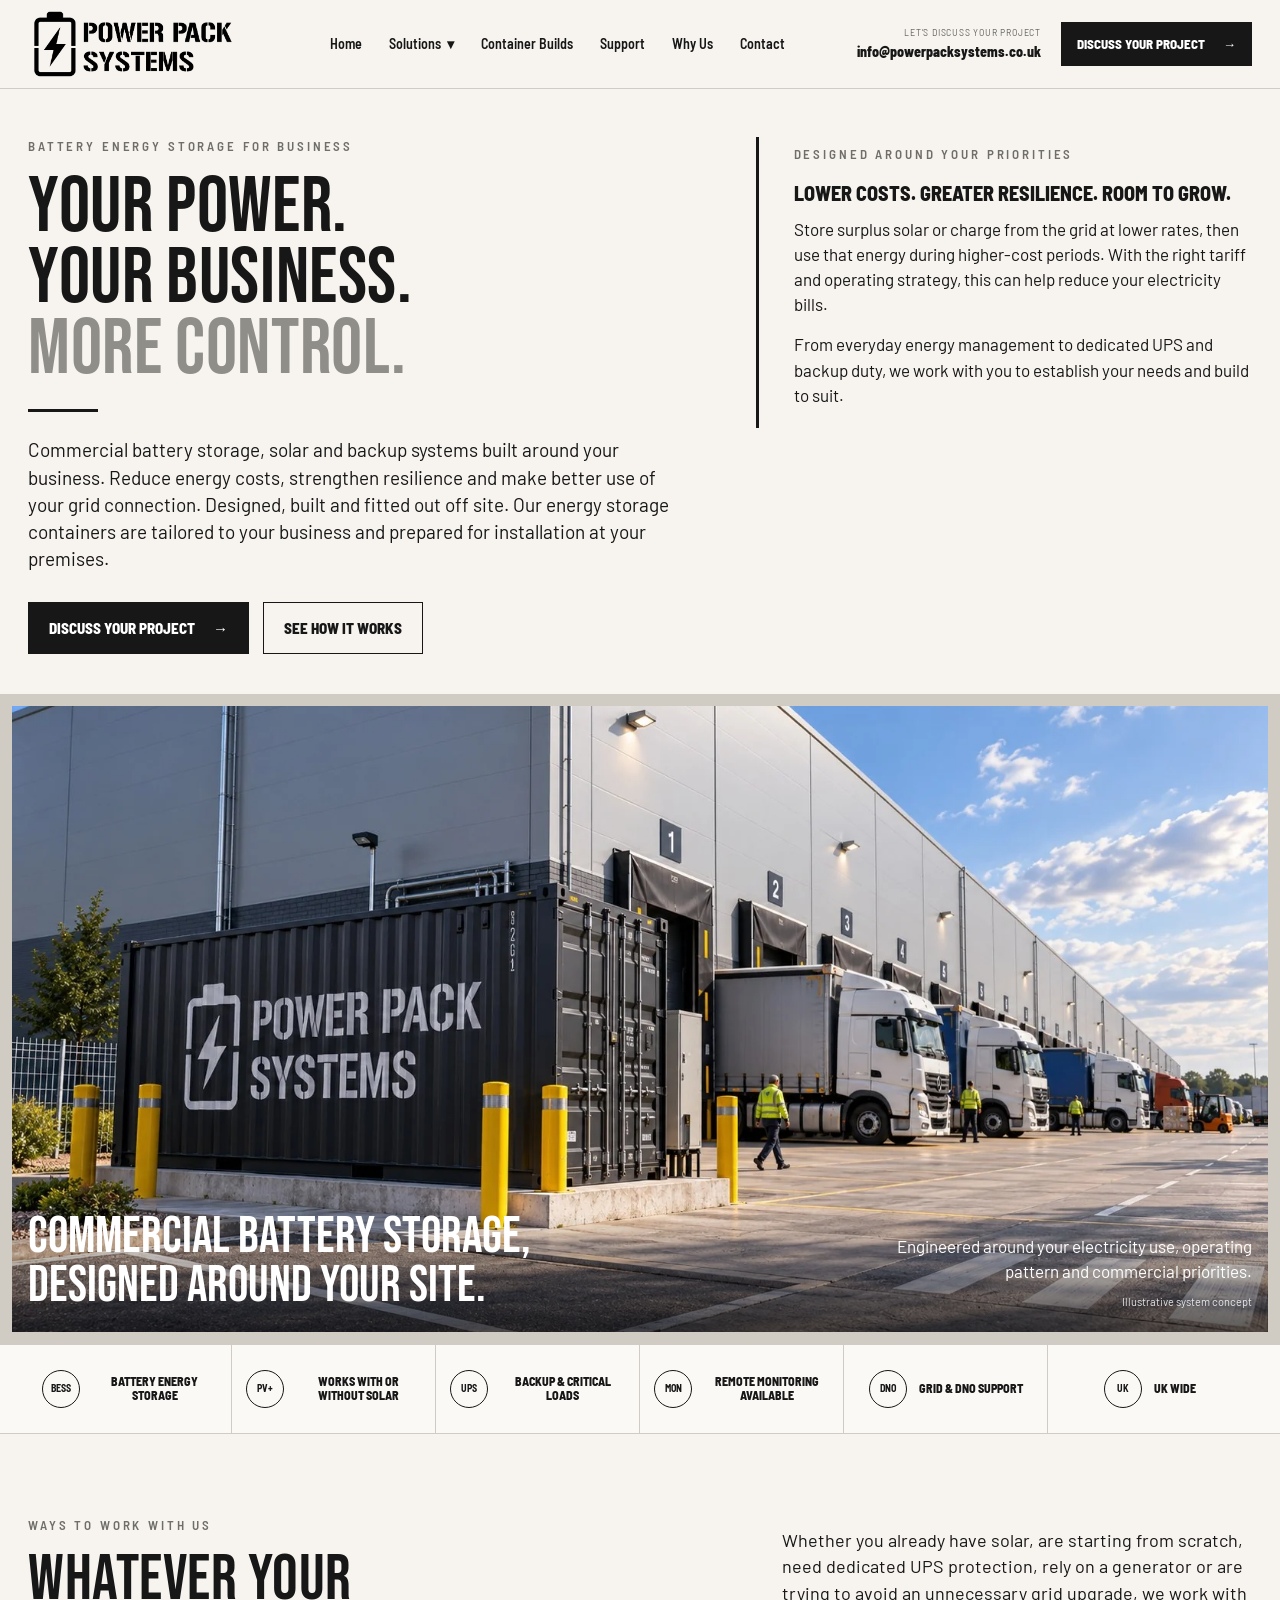
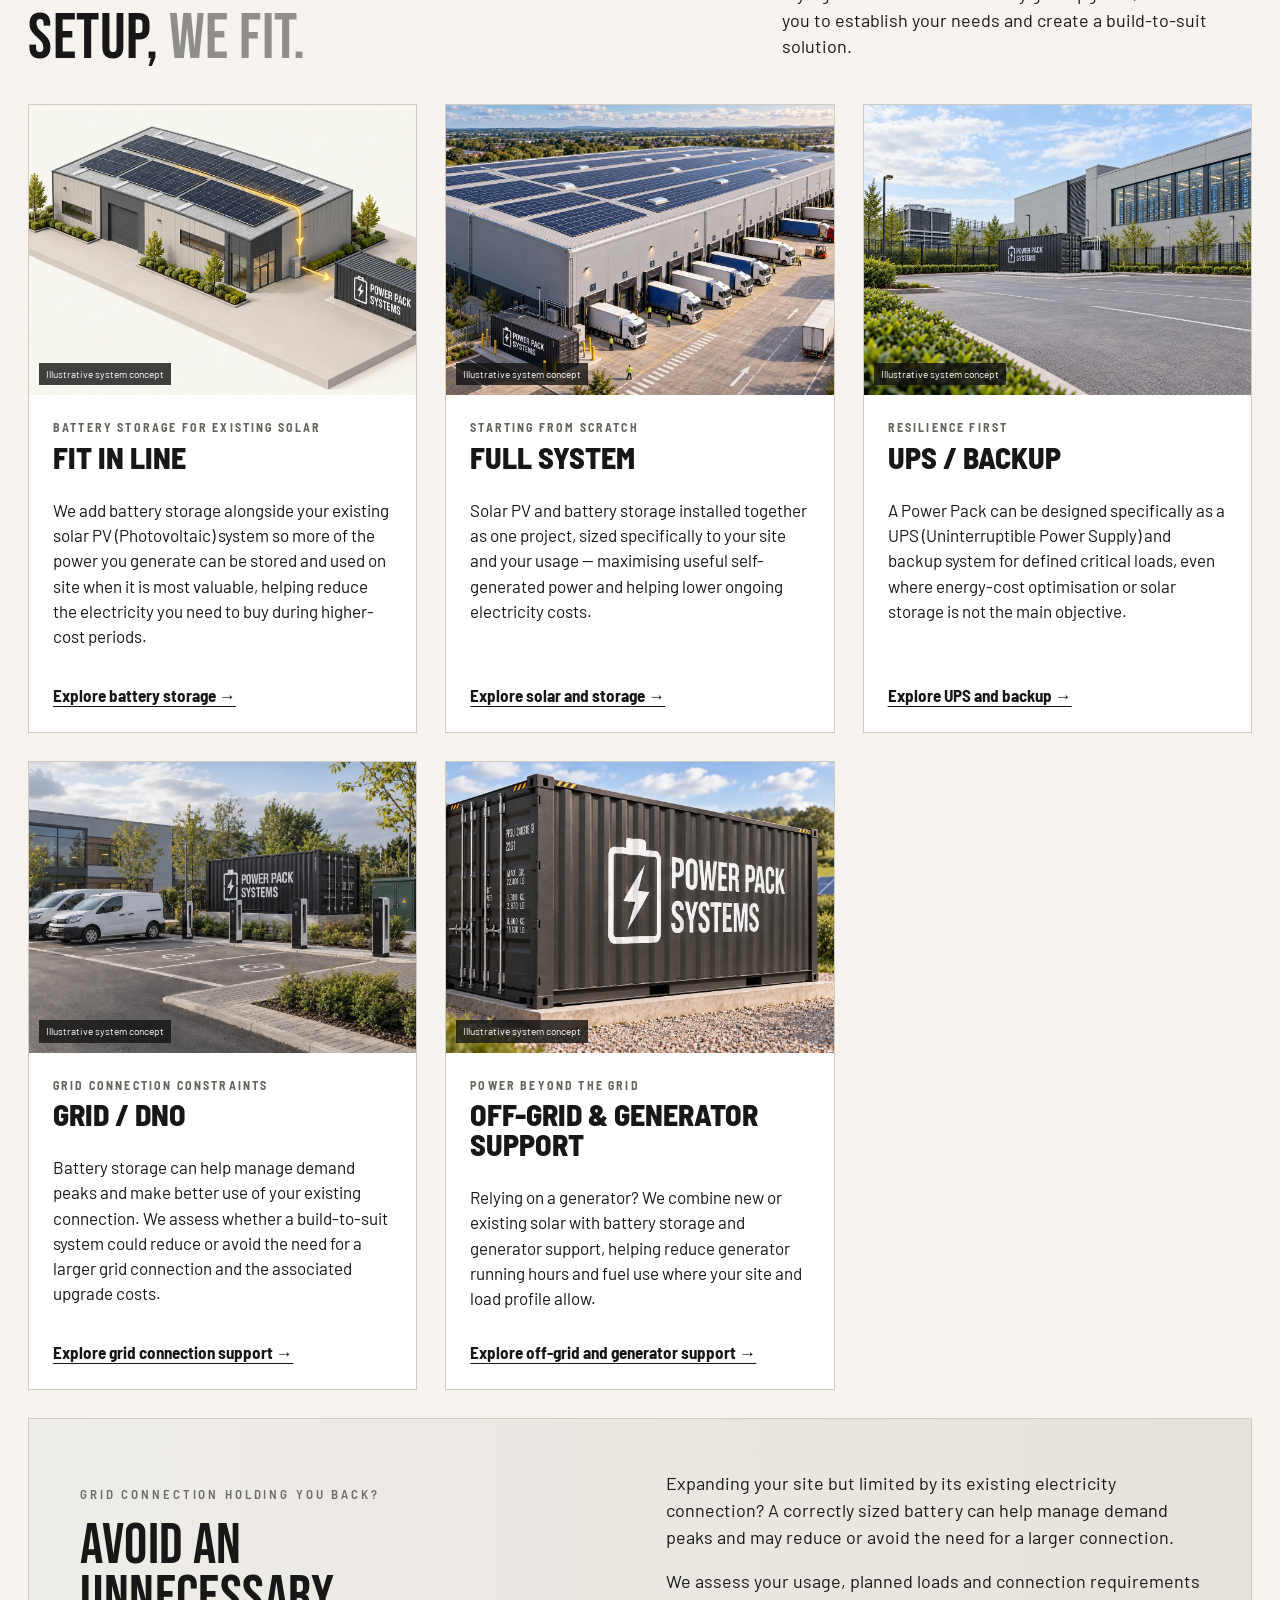
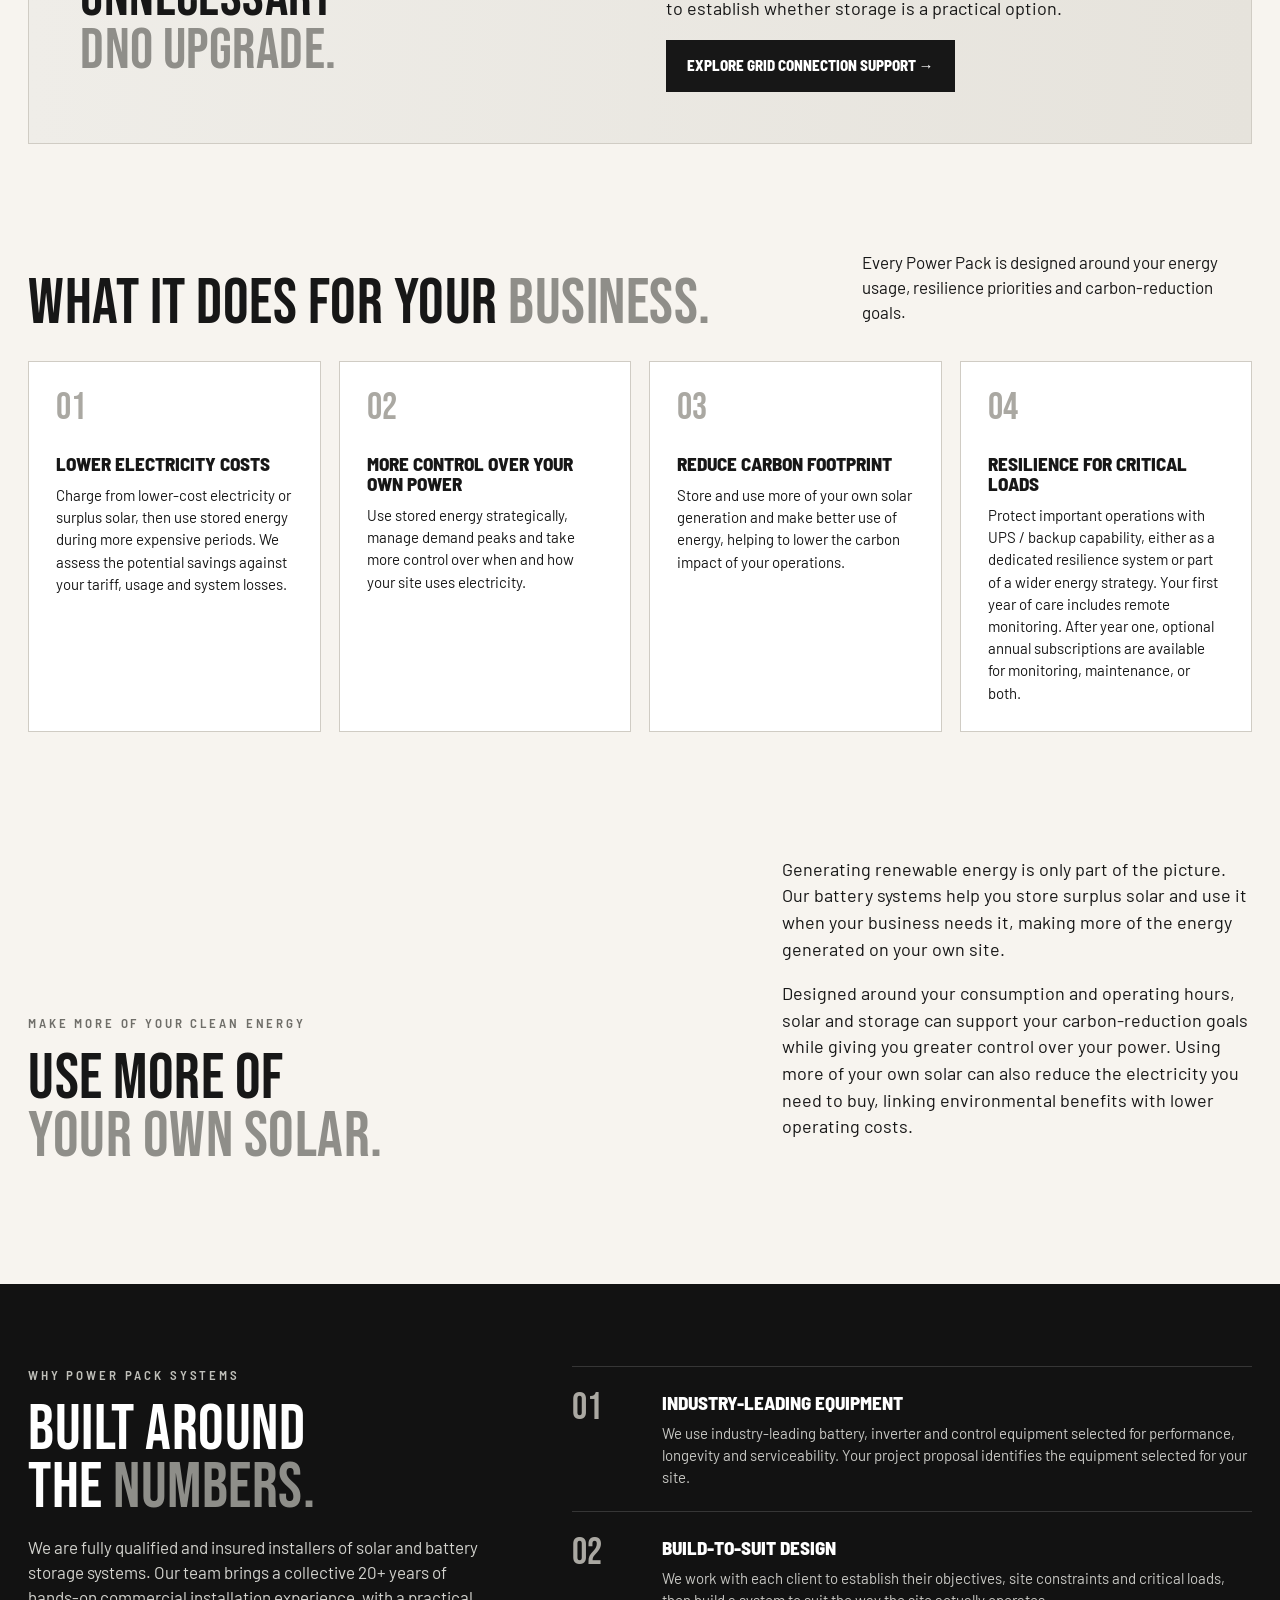
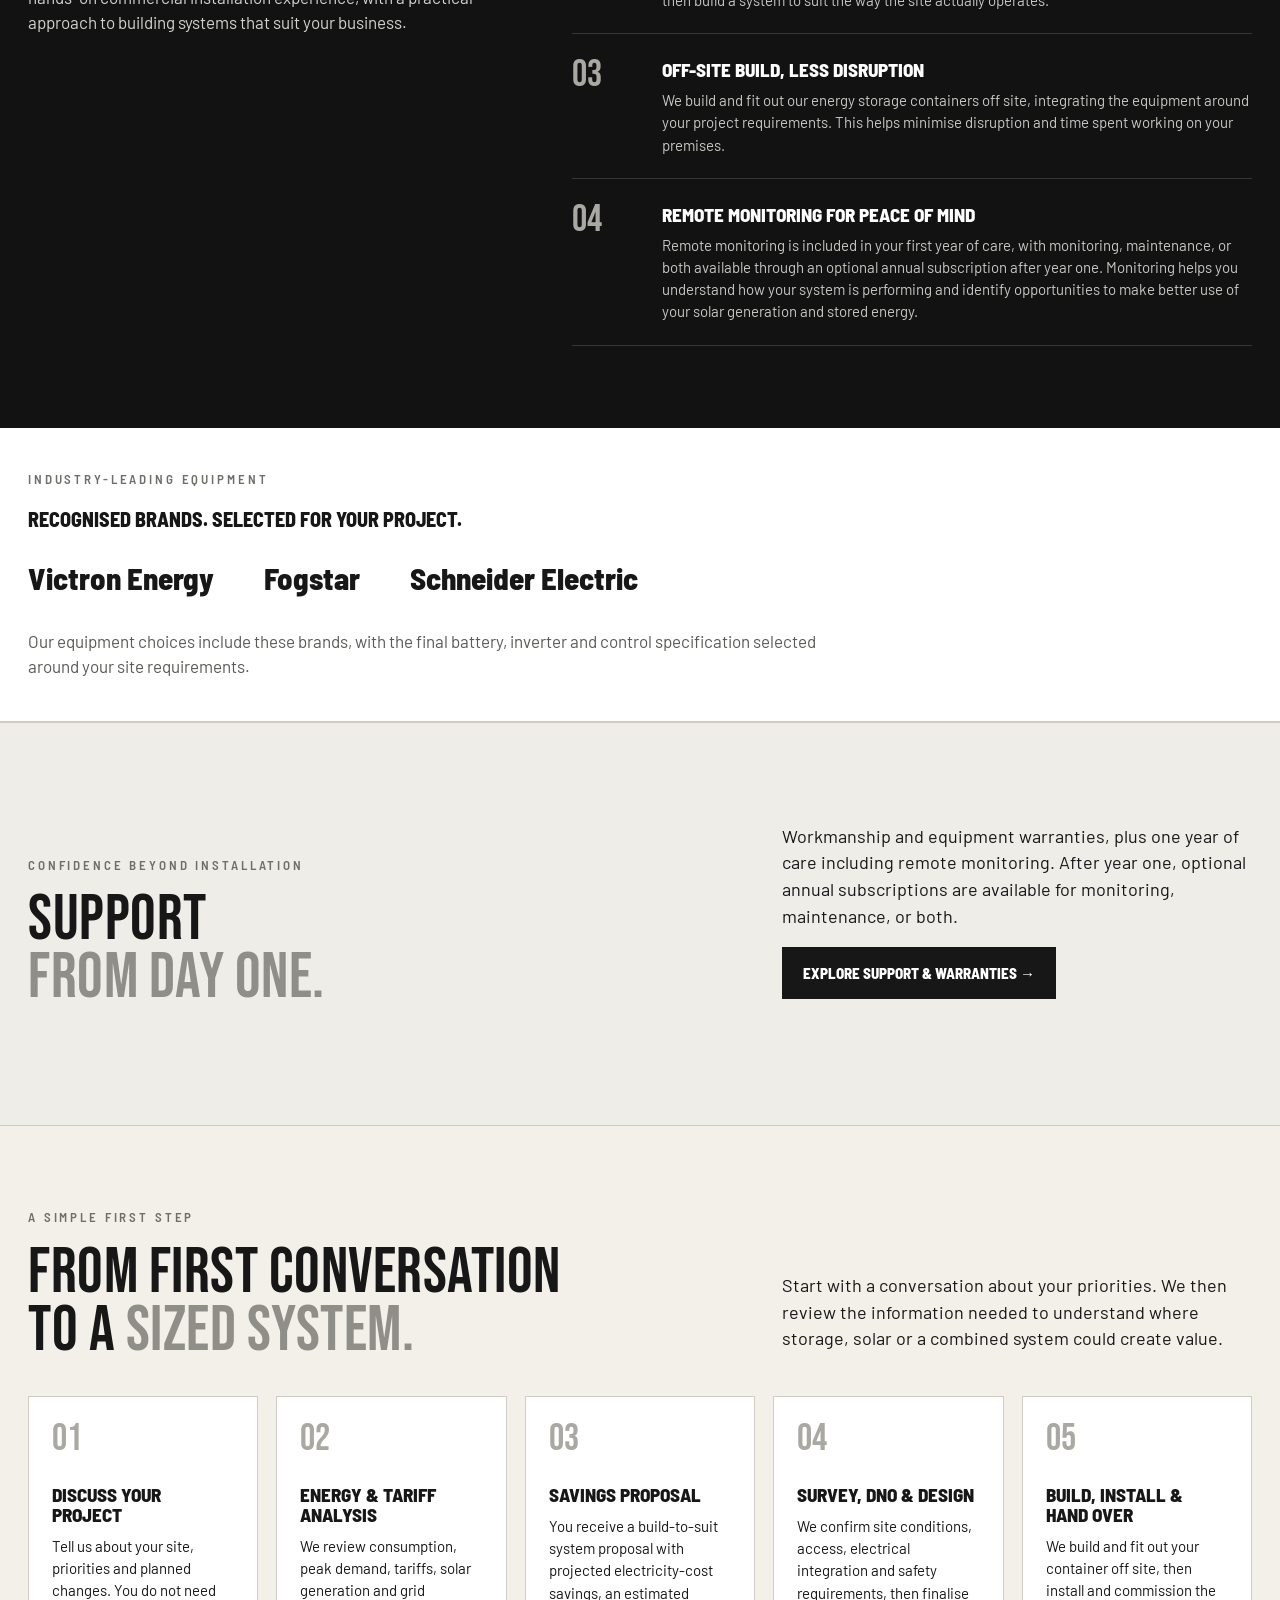
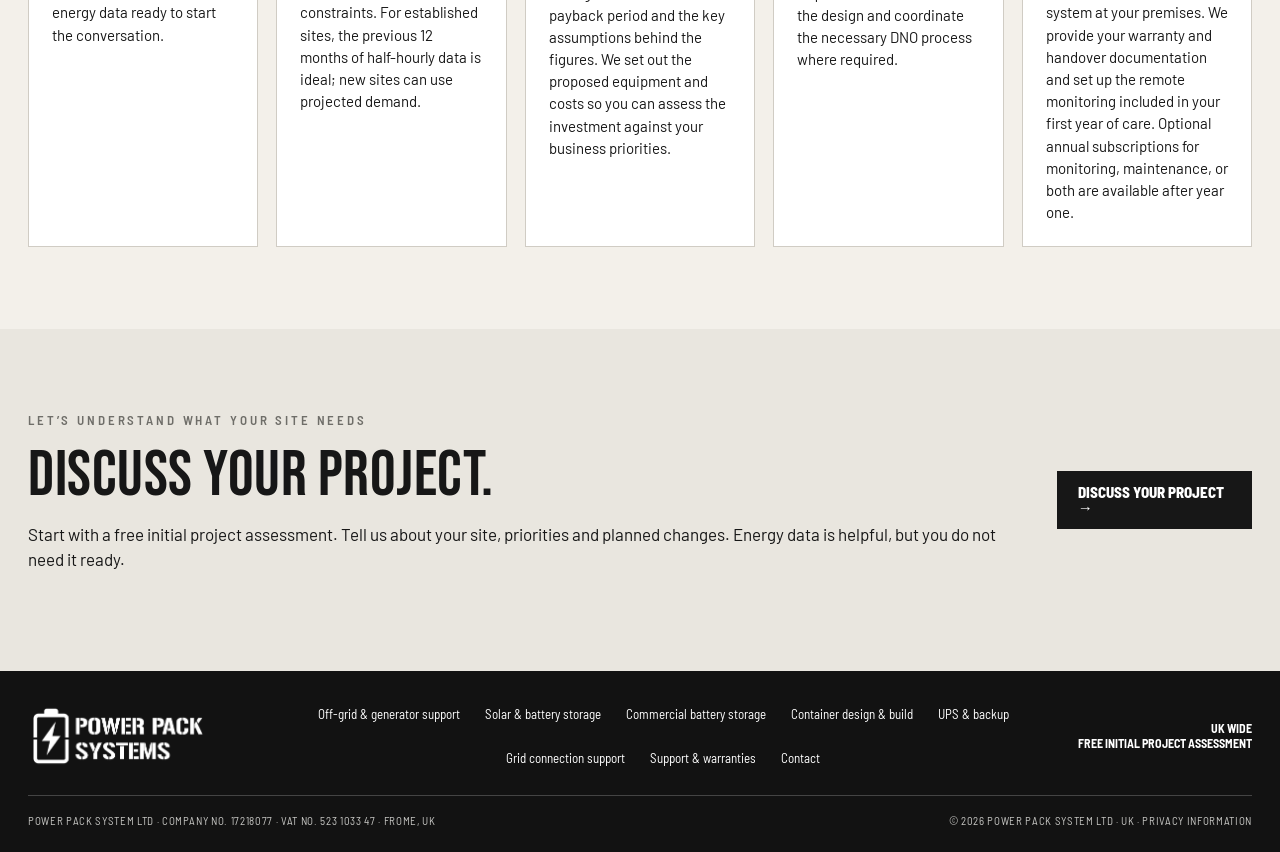
<file: index.html>
<!doctype html>
<html lang="en-GB">
<head>
  <meta charset="utf-8">
  <meta name="viewport" content="width=device-width, initial-scale=1">
  <meta name="description" content="Commercial battery storage and bespoke energy storage containers. Designed around your business, built off site and installed across the UK.">
  <title>Commercial Battery Storage & BESS Containers | Power Pack Systems</title>

  <!-- Favicons: cropped from the official Power Pack Systems battery symbol -->
  <link rel="icon" href="favicon.ico" sizes="any">
  <link rel="icon" type="image/png" sizes="32x32" href="favicon-32x32.png">
  <link rel="icon" type="image/png" sizes="16x16" href="favicon-16x16.png">
  <link rel="apple-touch-icon" sizes="180x180" href="apple-touch-icon.png">
  <link rel="manifest" href="site.webmanifest">
  <meta name="theme-color" content="#f5f2ec">

  <link rel="stylesheet" href="css/styles.css?v=38">
  <link rel="canonical" href="https://www.powerpacksystems.co.uk/">

  <!-- Search engine structured data: confirmed business details and page hierarchy. -->
  <script type="application/ld+json">
{
  "@context": "https://schema.org",
  "@type": "Organization",
  "@id": "https://www.powerpacksystems.co.uk/#organization",
  "name": "Power Pack Systems",
  "legalName": "Power Pack System Ltd",
  "url": "https://www.powerpacksystems.co.uk/",
  "logo": "https://www.powerpacksystems.co.uk/assets/images/power-pack-systems-logo.png",
  "email": "info@powerpacksystems.co.uk",
  "address": {
    "@type": "PostalAddress",
    "addressLocality": "Frome",
    "addressCountry": "GB"
  },
  "identifier": {
    "@type": "PropertyValue",
    "propertyID": "UK company number",
    "value": "17218077"
  },
  "vatID": "GB523103347"
}
  </script>
</head>

<body>
  <!-- ============================================================
       POWER PACK SYSTEMS — EDITABLE HOMEPAGE
       ============================================================
       This file is deliberately written as normal, readable HTML.
       Major content blocks are marked with EDIT comments.
       Styling is in css/styles.css?v=38       No page-builder markup or generated/minified HTML is used here.
       ============================================================ -->

  <header class="site-header">
    <div class="container header-inner">
      <a class="brand" href="./" aria-label="Power Pack Systems home">
        <img src="assets/images/power-pack-systems-logo.png" alt="Power Pack Systems" width="1451" height="551" decoding="async">
      </a>

      <button class="mobile-menu-button" type="button" aria-label="Open menu" aria-expanded="false" aria-controls="primary-navigation">
        <svg viewBox="0 0 24 24" width="24" height="24" fill="none" stroke="currentColor" stroke-width="2" stroke-linecap="round" aria-hidden="true" focusable="false">
          <path d="M4 6h16M4 12h16M4 18h16" />
        </svg>
      </button>

      <nav id="primary-navigation" class="primary-nav" aria-label="Primary navigation"><a href="./">Home</a><details class="solutions-dropdown"><summary>Solutions <span aria-hidden="true">▾</span></summary><nav class="solutions-submenu" aria-label="Solution pages"><a href="./#solutions">All solutions</a><a href="commercial-battery-storage">Fit in Line / Battery Storage</a><a href="commercial-solar-battery-storage">Full System / Solar &amp; Storage</a><a href="ups-backup-systems">UPS &amp; Backup</a><a href="grid-connection-support">Grid Connection Support</a><a href="off-grid-generator-support">Off-grid &amp; Generator Support</a></nav></details><a href="containerised-battery-storage">Container Builds</a><a href="support-warranties">Support</a><a href="./#about">Why Us</a><a href="contact">Contact</a></nav>

      <div class="header-contact">
        <div class="header-email">
          <span>Let’s discuss your project</span>
          <a href="mailto:info@powerpacksystems.co.uk">info@powerpacksystems.co.uk</a>
        </div>
        <a class="button button-dark button-small" href="contact">
          Discuss Your Project <span aria-hidden="true">→</span>
        </a>
      </div>
    </div>
  </header>

  <main id="top">
    <!-- ============================================================
         EDIT: HERO
         ============================================================ -->
    <section class="hero section-paper">
      <div class="container hero-grid">
        <div class="hero-main">
          <p class="eyebrow">Battery energy storage for business</p>

          <h1 class="display-heading hero-heading">
            Your power.<br>
            Your business.<br>
            <span class="heading-muted">More control.</span>
          </h1>

          <span class="short-rule" aria-hidden="true"></span>

          <p class="hero-lead">Commercial battery storage, solar and backup systems built around your business. Reduce energy costs, strengthen resilience and make better use of your grid connection. Designed, built and fitted out off site. Our energy storage containers are tailored to your business and prepared for installation at your premises.</p>

          <div class="button-row">
            <a class="button button-dark" href="contact">
              Discuss Your Project <span aria-hidden="true">→</span>
            </a>
            <a class="button button-outline" href="#solutions">See How It Works</a>
          </div>
        </div>

        <aside class="hero-explainer" aria-label="What your Power Pack can do">
          <p class="eyebrow">Designed around your priorities</p>
          <h2 class="compact-heading">Lower costs. Greater resilience. Room to grow.</h2>
          <p>Store surplus solar or charge from the grid at lower rates, then use that energy during higher-cost periods. With the right tariff and operating strategy, this can help reduce your electricity bills.</p>
          <p>From everyday energy management to dedicated UPS and backup duty, we work with you to establish your needs and build to suit.</p>
        </aside>
      </div>
    </section>

    <!-- EDIT: Main hero image -->
    <section class="hero-photo" aria-label="Commercial battery storage at a UK business site">
      <img src="assets/images/warehouse-power-pack.webp" alt="Commercial distribution site with a Power Pack Systems battery storage container" width="1672" height="941" decoding="async">
      <div class="hero-photo-overlay">
        <div class="container hero-photo-caption">
          <strong>Commercial battery storage, designed around your site.</strong>
          <span>Engineered around your electricity use, operating pattern and commercial priorities.<small>Illustrative system concept</small></span>
        </div>
      </div>
    </section>

    <section class="feature-strip" aria-label="Power Pack Systems capabilities">
      <div class="container feature-strip-grid">
        <div class="feature-strip-item"><b>BESS</b><span>Battery energy storage</span></div>
        <div class="feature-strip-item"><b>PV+</b><span>Works with or without solar</span></div>
        <div class="feature-strip-item"><b>UPS</b><span>Backup &amp; critical loads</span></div>
        <div class="feature-strip-item"><b>MON</b><span>Remote monitoring available</span></div>
        <div class="feature-strip-item"><b>DNO</b><span>Grid &amp; DNO support</span></div>
        <div class="feature-strip-item"><b>UK</b><span>UK wide</span></div>
      </div>
    </section>

    <!-- ============================================================
         EDIT: SOLUTIONS
         ============================================================ -->
    <section id="solutions" class="section section-paper">
      <div class="container">
        <div class="section-intro two-column-intro">
          <div>
            <p class="eyebrow">Ways to work with us</p>
            <h2 class="display-heading section-heading">
              Whatever your<br>
              setup, <span class="heading-muted">we fit.</span>
            </h2>
          </div>
          <p class="intro-copy">Whether you already have solar, are starting from scratch, need dedicated UPS protection, rely on a generator or are trying to avoid an unnecessary grid upgrade, we work with you to establish your needs and create a build-to-suit solution.</p>
        </div>

        <div class="solution-grid">
          <article class="solution-card">
            <figure class="solution-visual">
              <img class="solution-image" src="assets/images/fit-in-line-isometric.webp" alt="Illustration of rooftop solar connected to a Power Pack Systems battery container beside a commercial building" width="1672" height="941" decoding="async" loading="lazy">
              <figcaption>Illustrative system concept</figcaption>
            </figure>
            <div class="solution-card-body">
              <p class="card-kicker">Battery storage for existing solar</p>
              <h3 class="card-heading">Fit in line</h3>
              <p>
                We add battery storage alongside your existing solar PV (Photovoltaic) system so more
                of the power you generate can be stored and used on site when it is most valuable, helping reduce the electricity you need to buy during higher-cost periods.
              </p>
              <a class="solution-feature-link" href="commercial-battery-storage">Explore battery storage →</a>
            </div>
          </article>

          <article class="solution-card">
            <figure class="solution-visual">
              <img class="solution-image" src="assets/images/warehouse-solar-aerial.webp" alt="Large commercial warehouse with rooftop solar PV" width="1672" height="941" decoding="async" loading="lazy">
              <figcaption>Illustrative system concept</figcaption>
            </figure>
            <div class="solution-card-body">
              <p class="card-kicker">Starting from scratch</p>
              <h3 class="card-heading">Full system</h3>
              <p>
                Solar PV and battery storage installed together as one project,
                sized specifically to your site and your usage — maximising useful self-generated power and helping lower ongoing electricity costs.
              </p>
              <a class="solution-feature-link" href="commercial-solar-battery-storage">Explore solar and storage →</a>
            </div>
          </article>

          <article class="solution-card">
            <figure class="solution-visual">
              <img class="solution-image" src="assets/images/ups-backup-daylight.webp" alt="Power Pack Systems battery container outside a data centre, configured for critical-load backup and UPS duty" width="1448" height="1086" decoding="async" loading="lazy">
              <figcaption>Illustrative system concept</figcaption>
            </figure>
            <div class="solution-card-body">
              <p class="card-kicker">Resilience first</p>
              <h3 class="card-heading">UPS / backup</h3>
              <p>
                A Power Pack can be designed specifically as a UPS (Uninterruptible Power Supply) and backup system for
                defined critical loads, even where energy-cost optimisation or solar storage
                is not the main objective.
              </p>
              <a class="solution-feature-link" href="ups-backup-systems">Explore UPS and backup →</a>
            </div>
          </article>

          <!-- EDIT: Grid / DNO solution card -->
          <article class="solution-card">
            <figure class="solution-visual">
              <img class="solution-image" src="assets/images/grid-dno-ev-charging.webp" alt="Power Pack Systems battery container supporting EV charging at a commercial site" width="1536" height="1024" decoding="async" loading="lazy">
              <figcaption>Illustrative system concept</figcaption>
            </figure>
            <div class="solution-card-body">
              <p class="card-kicker">Grid connection constraints</p>
              <h3 class="card-heading">Grid / DNO</h3>
              <p>
                Battery storage can help manage demand peaks and make better use of your
                existing connection. We assess whether a build-to-suit system could reduce
                or avoid the need for a larger grid connection and the associated upgrade costs.
              </p>
              <a class="solution-feature-link" href="grid-connection-support">Explore grid connection support <span aria-hidden="true">→</span></a>
            </div>
          </article>

        <article class="solution-card" aria-labelledby="offgrid-heading"><figure class="solution-visual"><img class="solution-image" src="assets/images/off-grid-solar-container.webp" alt="Power Pack Systems battery container beside solar panels in a rural setting" width="1672" height="941" decoding="async" loading="lazy"><figcaption>Illustrative system concept</figcaption></figure><div class="solution-card-body"><p class="card-kicker">Power beyond the grid</p><h3 id="offgrid-heading" class="card-heading">Off-grid &amp; generator support</h3><p>Relying on a generator? We combine new or existing solar with battery storage and generator support, helping reduce generator running hours and fuel use where your site and load profile allow.</p><a class="solution-feature-link" href="off-grid-generator-support">Explore off-grid and generator support →</a></div></article>
        </div>


        <!-- EDIT: Full-width grid-connection feature, beneath the five solution routes -->
        <article id="grid-connection" class="dno-section dno-feature" aria-labelledby="grid-connection-heading">
          <div class="dno-grid">
            <div>
              <p class="eyebrow">Grid connection holding you back?</p>
              <h3 id="grid-connection-heading" class="display-heading section-heading">
                Avoid an<br>
                unnecessary<br>
                <span class="heading-muted">DNO upgrade.</span>
              </h3>
            </div>
            <div class="dno-copy"><p>Expanding your site but limited by its existing electricity connection? A correctly sized battery can help manage demand peaks and may reduce or avoid the need for a larger connection.</p><p>We assess your usage, planned loads and connection requirements to establish whether storage is a practical option.</p><a class="button button-dark" href="grid-connection-support">Explore grid connection support →</a>            </div>
          </div>
        </article>
      </div>
    </section>

    <!-- ============================================================
         EDIT: BENEFITS
         ============================================================ -->
    <section id="benefits" class="section section-paper section-tight-top">
      <div class="container">
        <div class="benefits-title-row">
          <h2 class="display-heading section-heading">
            What it does for your <span class="heading-muted">business.</span>
          </h2>
          <p>Every Power Pack is designed around your energy usage, resilience priorities and carbon-reduction goals.</p>
        </div>

        <div class="benefit-grid">
          <article class="number-card">
            <span class="number">01</span>
            <h3>Lower electricity costs</h3>
            <p>Charge from lower-cost electricity or surplus solar, then use stored energy during more expensive periods. We assess the potential savings against your tariff, usage and system losses.</p>
          </article>

          <article class="number-card">
            <span class="number">02</span>
            <h3>More control over your own power</h3>
            <p>Use stored energy strategically, manage demand peaks and take more control over when and how your site uses electricity.</p>
          </article>

          <article class="number-card">
            <span class="number">03</span>
            <h3>Reduce carbon footprint</h3>
            <p>Store and use more of your own solar generation and make better use of energy, helping to lower the carbon impact of your operations.</p>
          </article>

          <article class="number-card">
            <span class="number">04</span>
            <h3>Resilience for critical loads</h3>
            <p>Protect important operations with UPS / backup capability, either as a dedicated resilience system or part of a wider energy strategy. Your first year of care includes remote monitoring. After year one, optional annual subscriptions are available for monitoring, maintenance, or both.</p>
          </article>
        </div>
      </div>
    </section>

    <!-- EDIT: Environmental benefits -->
    <section id="environment" class="section section-paper section-tight-top" aria-labelledby="environment-heading">
      <div class="container two-column-intro">
        <div>
          <p class="eyebrow">Make more of your clean energy</p>
          <h2 id="environment-heading" class="display-heading section-heading">Use more of<br><span class="heading-muted">your own solar.</span></h2>
        </div>
        <div class="intro-copy">
          <p>Generating renewable energy is only part of the picture. Our battery systems help you store surplus solar and use it when your business needs it, making more of the energy generated on your own site.</p>
          <p>Designed around your consumption and operating hours, solar and storage can support your carbon-reduction goals while giving you greater control over your power. Using more of your own solar can also reduce the electricity you need to buy, linking environmental benefits with lower operating costs.</p>
        </div>
      </div>
    </section>

    <!-- EDIT: Service guides -->


    <!-- ============================================================
         EDIT: WHY POWER PACK SYSTEMS
         ============================================================ -->
    <section id="about" class="section why-section">
      <div class="container why-grid">
        <div class="why-heading-block">
          <p class="eyebrow eyebrow-light">Why Power Pack Systems</p>
          <h2 class="display-heading section-heading section-heading-light">
            Built around<br>the <span>numbers.</span>
          </h2>
          <p>
            We are fully qualified and insured installers of solar and battery storage systems.
            Our team brings a collective
            20+ years of hands-on commercial installation experience, with a practical
            approach to building systems that suit your business.
          </p>
        </div>

        <div class="why-points">
          <article class="why-point">
            <span>01</span>
            <div>
              <h3>Industry-leading equipment</h3>
              <p>We use industry-leading battery, inverter and control equipment selected for performance, longevity and serviceability. Your project proposal identifies the equipment selected for your site.</p>
            </div>
          </article>
          <article class="why-point">
            <span>02</span>
            <div>
              <h3>Build-to-suit design</h3>
              <p>We work with each client to establish their objectives, site constraints and critical loads, then build a system to suit the way the site actually operates.</p>
            </div>
          </article>
          <article class="why-point">
            <span>03</span>
            <div>
              <h3>Off-site build, less disruption</h3>
              <p>We build and fit out our energy storage containers off site, integrating the equipment around your project requirements. This helps minimise disruption and time spent working on your premises.</p>
            </div>
          </article>
          <article class="why-point">
            <span>04</span>
            <div>
              <h3>Remote monitoring for peace of mind</h3>
              <p>Remote monitoring is included in your first year of care, with monitoring, maintenance, or both available through an optional annual subscription after year one. Monitoring helps you understand how your system is performing and identify opportunities to make better use of your solar generation and stored energy.</p>
            </div>
          </article>
        </div>
      </div>
    </section>

    <!-- EDIT: Equipment brands; these are not accreditation or partnership badges. -->
    <section class="equipment-section" aria-labelledby="equipment-heading">
      <div class="container">
        <p class="eyebrow">Industry-leading equipment</p>
        <h2 id="equipment-heading" class="compact-heading">Recognised brands. Selected for your project.</h2>
        <div class="equipment-brands"><span>Victron Energy</span><span>Fogstar</span><span>Schneider Electric</span></div>
        <p>Our equipment choices include these brands, with the final battery, inverter and control specification selected around your site requirements.</p>
      </div>
    </section>

    <!-- EDIT: Long-term service -->


    <!-- EDIT: Ongoing support -->
<section id="support" class="section support-section"><div class="container two-column-intro"><div><p class="eyebrow">Confidence beyond installation</p><h2 class="display-heading section-heading">Support<br><span class="heading-muted">from day one.</span></h2></div><div class="intro-copy"><p>Workmanship and equipment warranties, plus one year of care including remote monitoring. After year one, optional annual subscriptions are available for monitoring, maintenance, or both.</p><a class="button button-dark" href="support-warranties">Explore support &amp; warranties →</a></div></div></section>

    <!-- ============================================================
         EDIT: PROCESS
         ============================================================ -->
    <section id="process" class="section process-section">
      <div class="container">
        <div class="section-intro two-column-intro">
          <div>
            <p class="eyebrow">A simple first step</p>
            <h2 class="display-heading section-heading">
              From first conversation<br>
              to a <span class="heading-muted">sized system.</span>
            </h2>
          </div>
          <p class="intro-copy">
            Start with a conversation about your priorities. We then review the information
            needed to understand where storage, solar or a combined system could create value.
          </p>
        </div>

        <ol class="process-grid process-grid-five">
          <li class="process-step">
            <span class="number">01</span>
            <h3>Discuss your project</h3>
            <p>Tell us about your site, priorities and planned changes. You do not need energy data ready to start the conversation.</p>
          </li>
          <li class="process-step">
            <span class="number">02</span>
            <h3>Energy &amp; tariff analysis</h3>
            <p>We review consumption, peak demand, tariffs, solar generation and grid constraints. For established sites, the previous 12 months of half-hourly data is ideal; new sites can use projected demand.</p>
          </li>
          <li class="process-step">
            <span class="number">03</span>
            <h3>Savings proposal</h3>
            <p>You receive a build-to-suit system proposal with projected electricity-cost savings, an estimated payback period and the key assumptions behind the figures. We set out the proposed equipment and costs so you can assess the investment against your business priorities.</p>
          </li>
          <li class="process-step">
            <span class="number">04</span>
            <h3>Survey, DNO &amp; design</h3>
            <p>We confirm site conditions, access, electrical integration and safety requirements, then finalise the design and coordinate the necessary DNO process where required.</p>
          </li>
          <li class="process-step">
            <span class="number">05</span>
            <h3>Build, install &amp; hand over</h3>
            <p>We build and fit out your container off site, then install and commission the system at your premises. We provide your warranty and handover documentation and set up the remote monitoring included in your first year of care. Optional annual subscriptions for monitoring, maintenance, or both are available after year one.</p>
          </li>
        </ol>
      </div>
    </section>

    <!-- ============================================================
         EDIT: CONTACT / ENERGY DATA UPLOAD
         FormSubmit sends enquiries to info@powerpacksystems.co.uk after email activation.
         ============================================================ -->
<section id="contact" class="section contact-section"><div class="container service-cta"><div><p class="eyebrow">Let’s understand what your site needs</p><h2 class="display-heading section-heading">Discuss your project.</h2><p>Start with a free initial project assessment. Tell us about your site, priorities and planned changes. Energy data is helpful, but you do not need it ready.</p></div><a class="button button-dark" href="contact">Discuss Your Project →</a></div></section>
  </main>

  <footer class="site-footer">
    <div class="container footer-main">
      <a class="footer-brand" href="./" aria-label="Power Pack Systems home">
        <img src="assets/images/power-pack-systems-logo.png" alt="Power Pack Systems" width="1451" height="551" decoding="async">
      </a>

      <nav class="footer-nav" aria-label="Footer navigation"><a href="off-grid-generator-support">Off-grid &amp; generator support</a><a href="commercial-solar-battery-storage">Solar &amp; battery storage</a><a href="commercial-battery-storage">Commercial battery storage</a><a href="containerised-battery-storage">Container design &amp; build</a><a href="ups-backup-systems">UPS &amp; backup</a><a href="grid-connection-support">Grid connection support</a><a href="support-warranties">Support &amp; warranties</a><a href="contact">Contact</a></nav>

      <div class="footer-tagline">UK wide<br>Free initial project assessment</div>
    </div>

    <div class="container footer-bottom">
      <span>Power Pack System Ltd · Company no. 17218077 · VAT no. 523 1033 47 · Frome, UK</span>
      <span>© 2026 Power Pack System Ltd · UK · <a href="privacy">Privacy information</a></span>
    </div>
  </footer>

  <script>
    // Simple mobile navigation. Delete this script if your CMS handles navigation.
    const menuButton = document.querySelector('.mobile-menu-button');
    const navigation = document.querySelector('.primary-nav');

    menuButton.addEventListener('click', () => {
      const isOpen = menuButton.getAttribute('aria-expanded') === 'true';
      menuButton.setAttribute('aria-expanded', String(!isOpen));
      menuButton.setAttribute('aria-label', isOpen ? 'Open menu' : 'Close menu');
      navigation.classList.toggle('is-open', !isOpen);
    });

  </script>
<script>
(() => {
 const dropdown = document.querySelector('.solutions-dropdown');
 if (!dropdown) return;
 document.addEventListener('click', event => {
  if (!dropdown.contains(event.target)) dropdown.open = false;
 });
 document.addEventListener('keydown', event => {
  if (event.key === 'Escape' && dropdown.open) {
   dropdown.open = false;
   dropdown.querySelector('summary').focus();
  }
 });
 dropdown.querySelectorAll('a').forEach(link => link.addEventListener('click', () => {
  dropdown.open = false;
  document.querySelector('.primary-nav').classList.remove('is-open');
  const toggle = document.querySelector('.mobile-menu-button');
  toggle.setAttribute('aria-expanded', 'false');
  toggle.setAttribute('aria-label', 'Open menu');
 }));
 document.querySelector('.mobile-menu-button').addEventListener('click', () => {
  if (document.querySelector('.mobile-menu-button').getAttribute('aria-expanded') === 'false') dropdown.open = false;
 });
})();
</script>
</body>
</html>
</file>
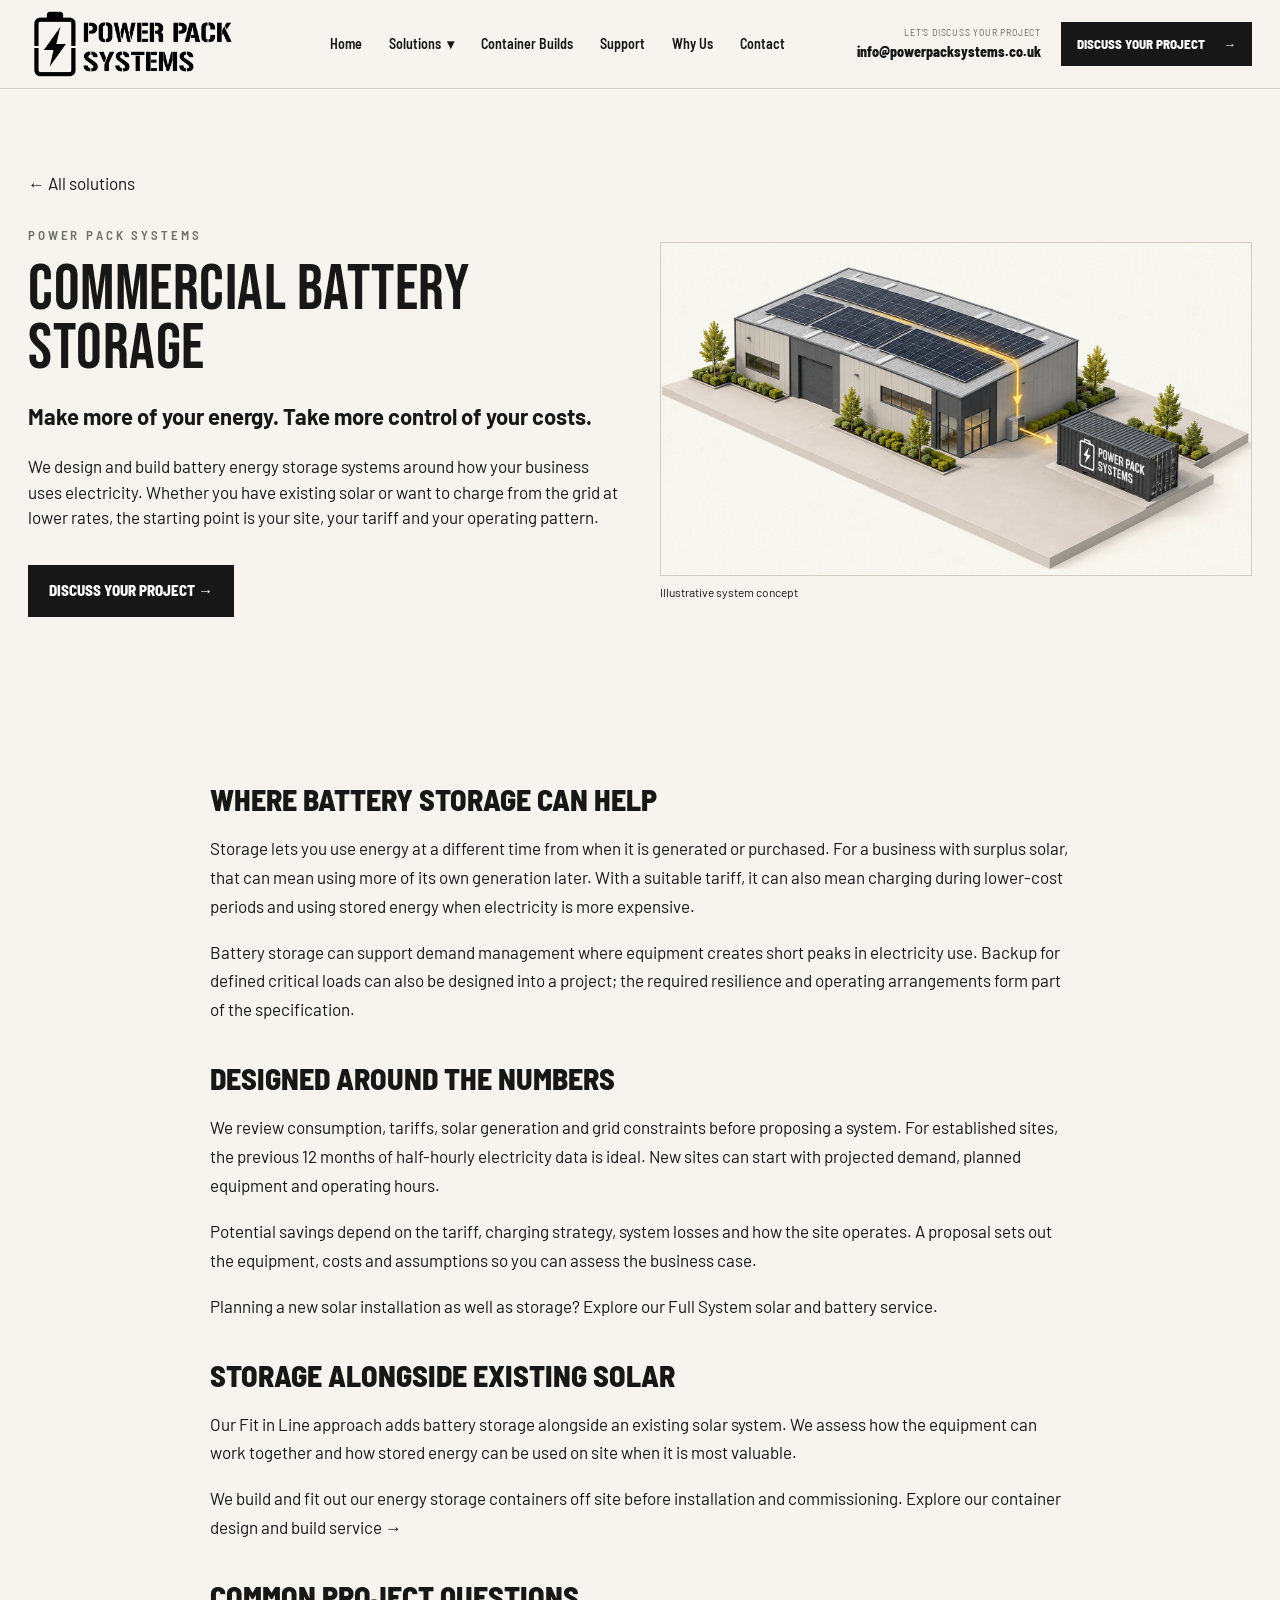
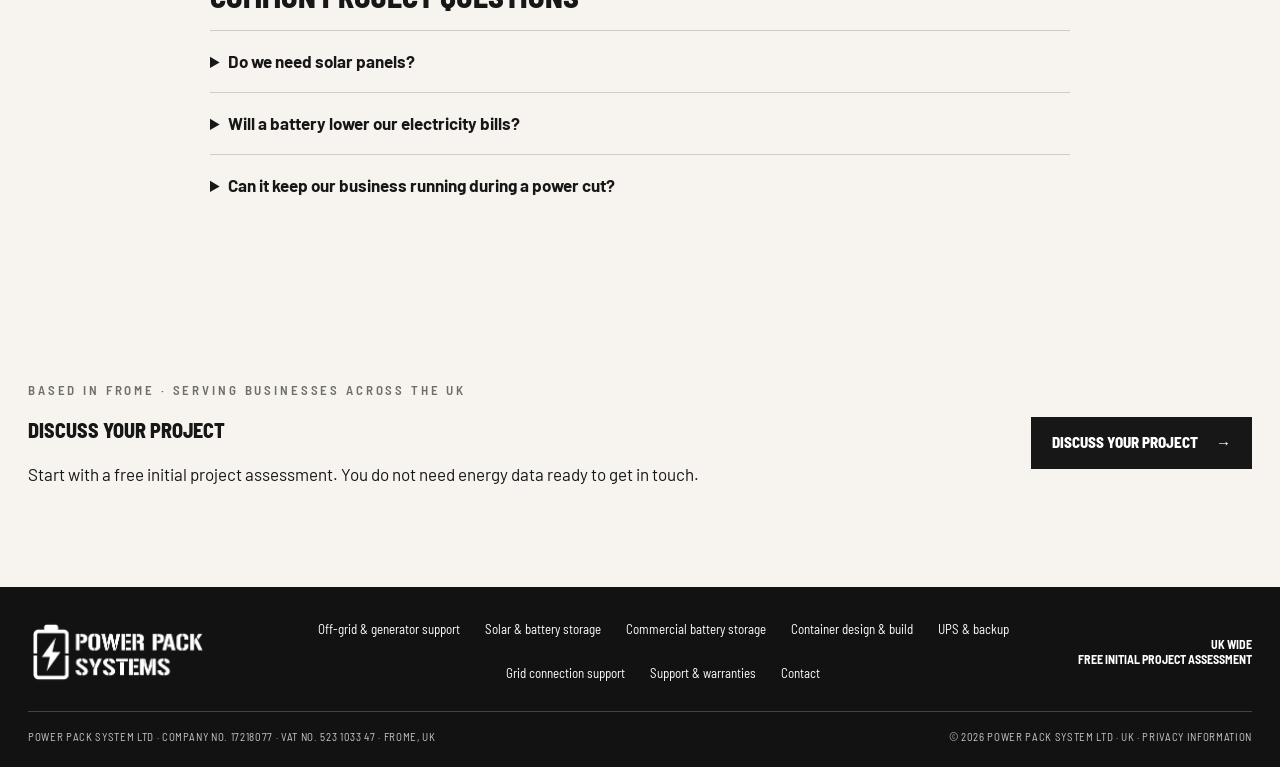
<file: commercial-battery-storage.html>
<!doctype html>
<html lang="en-GB">
<head>
  <meta charset="utf-8">
  <meta name="viewport" content="width=device-width, initial-scale=1">
  <meta name="description" content="Commercial battery storage designed around your electricity use. Store solar, manage peak demand and explore savings with Power Pack Systems.">
  <title>Commercial Battery Storage for UK Businesses | Power Pack Systems</title>

  <!-- Favicons: cropped from the official Power Pack Systems battery symbol -->
  <link rel="icon" href="favicon.ico" sizes="any">
  <link rel="icon" type="image/png" sizes="32x32" href="favicon-32x32.png">
  <link rel="icon" type="image/png" sizes="16x16" href="favicon-16x16.png">
  <link rel="apple-touch-icon" sizes="180x180" href="apple-touch-icon.png">
  <link rel="manifest" href="site.webmanifest">
  <meta name="theme-color" content="#f5f2ec">

  <link rel="stylesheet" href="css/styles.css?v=37">
  <link rel="canonical" href="https://www.powerpacksystems.co.uk/commercial-battery-storage">

  <!-- Search engine structured data: confirmed business details and page hierarchy. -->
  <script type="application/ld+json">
{
  "@context": "https://schema.org",
  "@type": "BreadcrumbList",
  "itemListElement": [
    {
      "@type": "ListItem",
      "position": 1,
      "name": "Home",
      "item": "https://www.powerpacksystems.co.uk/"
    },
    {
      "@type": "ListItem",
      "position": 2,
      "name": "Commercial battery storage",
      "item": "https://www.powerpacksystems.co.uk/commercial-battery-storage"
    }
  ]
}
  </script>
</head>
<body>
  <header class="site-header">
    <div class="container header-inner">
      <a class="brand" href="./" aria-label="Power Pack Systems home">
        <img src="assets/images/power-pack-systems-logo.png" alt="Power Pack Systems" width="1451" height="551" decoding="async">
      </a>

      <button class="mobile-menu-button" type="button" aria-label="Open menu" aria-expanded="false" aria-controls="primary-navigation">
        <svg viewBox="0 0 24 24" width="24" height="24" fill="none" stroke="currentColor" stroke-width="2" stroke-linecap="round" aria-hidden="true" focusable="false">
          <path d="M4 6h16M4 12h16M4 18h16" />
        </svg>
      </button>

      <nav id="primary-navigation" class="primary-nav" aria-label="Primary navigation"><a href="./">Home</a><details class="solutions-dropdown"><summary>Solutions <span aria-hidden="true">▾</span></summary><nav class="solutions-submenu" aria-label="Solution pages"><a href="./#solutions">All solutions</a><a href="commercial-battery-storage">Fit in Line / Battery Storage</a><a href="commercial-solar-battery-storage">Full System / Solar &amp; Storage</a><a href="ups-backup-systems">UPS &amp; Backup</a><a href="grid-connection-support">Grid Connection Support</a><a href="off-grid-generator-support">Off-grid &amp; Generator Support</a></nav></details><a href="containerised-battery-storage">Container Builds</a><a href="support-warranties">Support</a><a href="./#about">Why Us</a><a href="contact">Contact</a></nav>

      <div class="header-contact">
        <div class="header-email">
          <span>Let’s discuss your project</span>
          <a href="mailto:info@powerpacksystems.co.uk">info@powerpacksystems.co.uk</a>
        </div>
        <a class="button button-dark button-small" href="contact">
          Discuss Your Project <span aria-hidden="true">→</span>
        </a>
      </div>
    </div>
  </header><main id="top"><section class="section section-paper"><div class="container"><a class="service-back" href="./#solutions">← All solutions</a><div class="service-hero"><div><p class="eyebrow">Power Pack Systems</p><h1 class="display-heading section-heading">Commercial battery storage</h1><p class="service-lead">Make more of your energy. Take more control of your costs.</p><p>We design and build battery energy storage systems around how your business uses electricity. Whether you have existing solar or want to charge from the grid at lower rates, the starting point is your site, your tariff and your operating pattern.</p><a class="button button-dark" href="contact">Discuss Your Project →</a></div><figure><img src="assets/images/fit-in-line-isometric.webp" alt="Concept illustration of a commercial solar building connected to a Power Pack Systems battery container" width="1672" height="941"><figcaption>Illustrative system concept</figcaption></figure></div></div></section><section class="section"><div class="container service-body"><h2>Where battery storage can help</h2>
<p>Storage lets you use energy at a different time from when it is generated or purchased. For a business with surplus solar, that can mean using more of its own generation later. With a suitable tariff, it can also mean charging during lower-cost periods and using stored energy when electricity is more expensive.</p>
<p>Battery storage can support demand management where equipment creates short peaks in electricity use. Backup for defined critical loads can also be designed into a project; the required resilience and operating arrangements form part of the specification.</p>
<h2>Designed around the numbers</h2>
<p>We review consumption, tariffs, solar generation and grid constraints before proposing a system. For established sites, the previous 12 months of half-hourly electricity data is ideal. New sites can start with projected demand, planned equipment and operating hours.</p>
<p>Potential savings depend on the tariff, charging strategy, system losses and how the site operates. A proposal sets out the equipment, costs and assumptions so you can assess the business case.</p>
<p>Planning a new solar installation as well as storage? <a href="commercial-solar-battery-storage">Explore our Full System solar and battery service.</a></p><h2 id="solar-storage">Storage alongside existing solar</h2>
<p>Our Fit in Line approach adds battery storage alongside an existing solar system. We assess how the equipment can work together and how stored energy can be used on site when it is most valuable.</p>
<p>We build and fit out our energy storage containers off site before installation and commissioning. <a href="containerised-battery-storage">Explore our container design and build service →</a></p>
<h2>Common project questions</h2>
<details class="service-question"><summary>Do we need solar panels?</summary><p>It depends on your goal. For our bill-saving solutions, yes — we combine new or existing solar with battery storage to help you use more of your own generation. For managing grid constraints or providing UPS and backup power, solar is not necessarily required. We design the system around what you need it to achieve.</p></details>
<details class="service-question"><summary>Will a battery lower our electricity bills?</summary><p>Yes, with a system and operating strategy suited to your site. The amount you can save depends on electricity prices, usable storage, system losses and the timing of demand.</p></details>
<details class="service-question"><summary>Can it keep our business running during a power cut?</summary><p>A system can be designed for defined critical loads. The required power, backup duration and changeover arrangements must be agreed during design; storage alone does not establish a backup specification.</p></details></div></section><section class="section section-paper"><div class="container service-cta"><div><p class="eyebrow">Based in Frome · Serving businesses across the UK</p><h2 class="compact-heading">Discuss your project</h2><p>Start with a free initial project assessment. You do not need energy data ready to get in touch.</p></div><a class="button button-dark" href="contact">Discuss Your Project <span aria-hidden="true">→</span></a></div></section></main>  <footer class="site-footer">
    <div class="container footer-main">
      <a class="footer-brand" href="./" aria-label="Power Pack Systems home">
        <img src="assets/images/power-pack-systems-logo.png" alt="Power Pack Systems" width="1451" height="551" decoding="async">
      </a>

      <nav class="footer-nav" aria-label="Footer navigation"><a href="off-grid-generator-support">Off-grid &amp; generator support</a><a href="commercial-solar-battery-storage">Solar &amp; battery storage</a><a href="commercial-battery-storage">Commercial battery storage</a><a href="containerised-battery-storage">Container design &amp; build</a><a href="ups-backup-systems">UPS &amp; backup</a><a href="grid-connection-support">Grid connection support</a><a href="support-warranties">Support &amp; warranties</a><a href="contact">Contact</a></nav>

      <div class="footer-tagline">UK wide<br>Free initial project assessment</div>
    </div>

    <div class="container footer-bottom">
      <span>Power Pack System Ltd · Company no. 17218077 · VAT no. 523 1033 47 · Frome, UK</span>
      <span>© 2026 Power Pack System Ltd · UK · <a href="privacy">Privacy information</a></span>
    </div>
  </footer><script>
const button = document.querySelector('.mobile-menu-button');
const nav = document.querySelector('.primary-nav');
button.addEventListener('click', () => {
 const open = button.getAttribute('aria-expanded') === 'true';
 button.setAttribute('aria-expanded', String(!open));
 button.setAttribute('aria-label', open ? 'Open menu' : 'Close menu');
 nav.classList.toggle('is-open', !open);
});
</script><script>
(() => {
 const dropdown = document.querySelector('.solutions-dropdown');
 if (!dropdown) return;
 document.addEventListener('click', event => {
  if (!dropdown.contains(event.target)) dropdown.open = false;
 });
 document.addEventListener('keydown', event => {
  if (event.key === 'Escape' && dropdown.open) {
   dropdown.open = false;
   dropdown.querySelector('summary').focus();
  }
 });
 dropdown.querySelectorAll('a').forEach(link => link.addEventListener('click', () => {
  dropdown.open = false;
  document.querySelector('.primary-nav').classList.remove('is-open');
  const toggle = document.querySelector('.mobile-menu-button');
  toggle.setAttribute('aria-expanded', 'false');
  toggle.setAttribute('aria-label', 'Open menu');
 }));
 document.querySelector('.mobile-menu-button').addEventListener('click', () => {
  if (document.querySelector('.mobile-menu-button').getAttribute('aria-expanded') === 'false') dropdown.open = false;
 });
})();
</script>
</body></html>
</file>
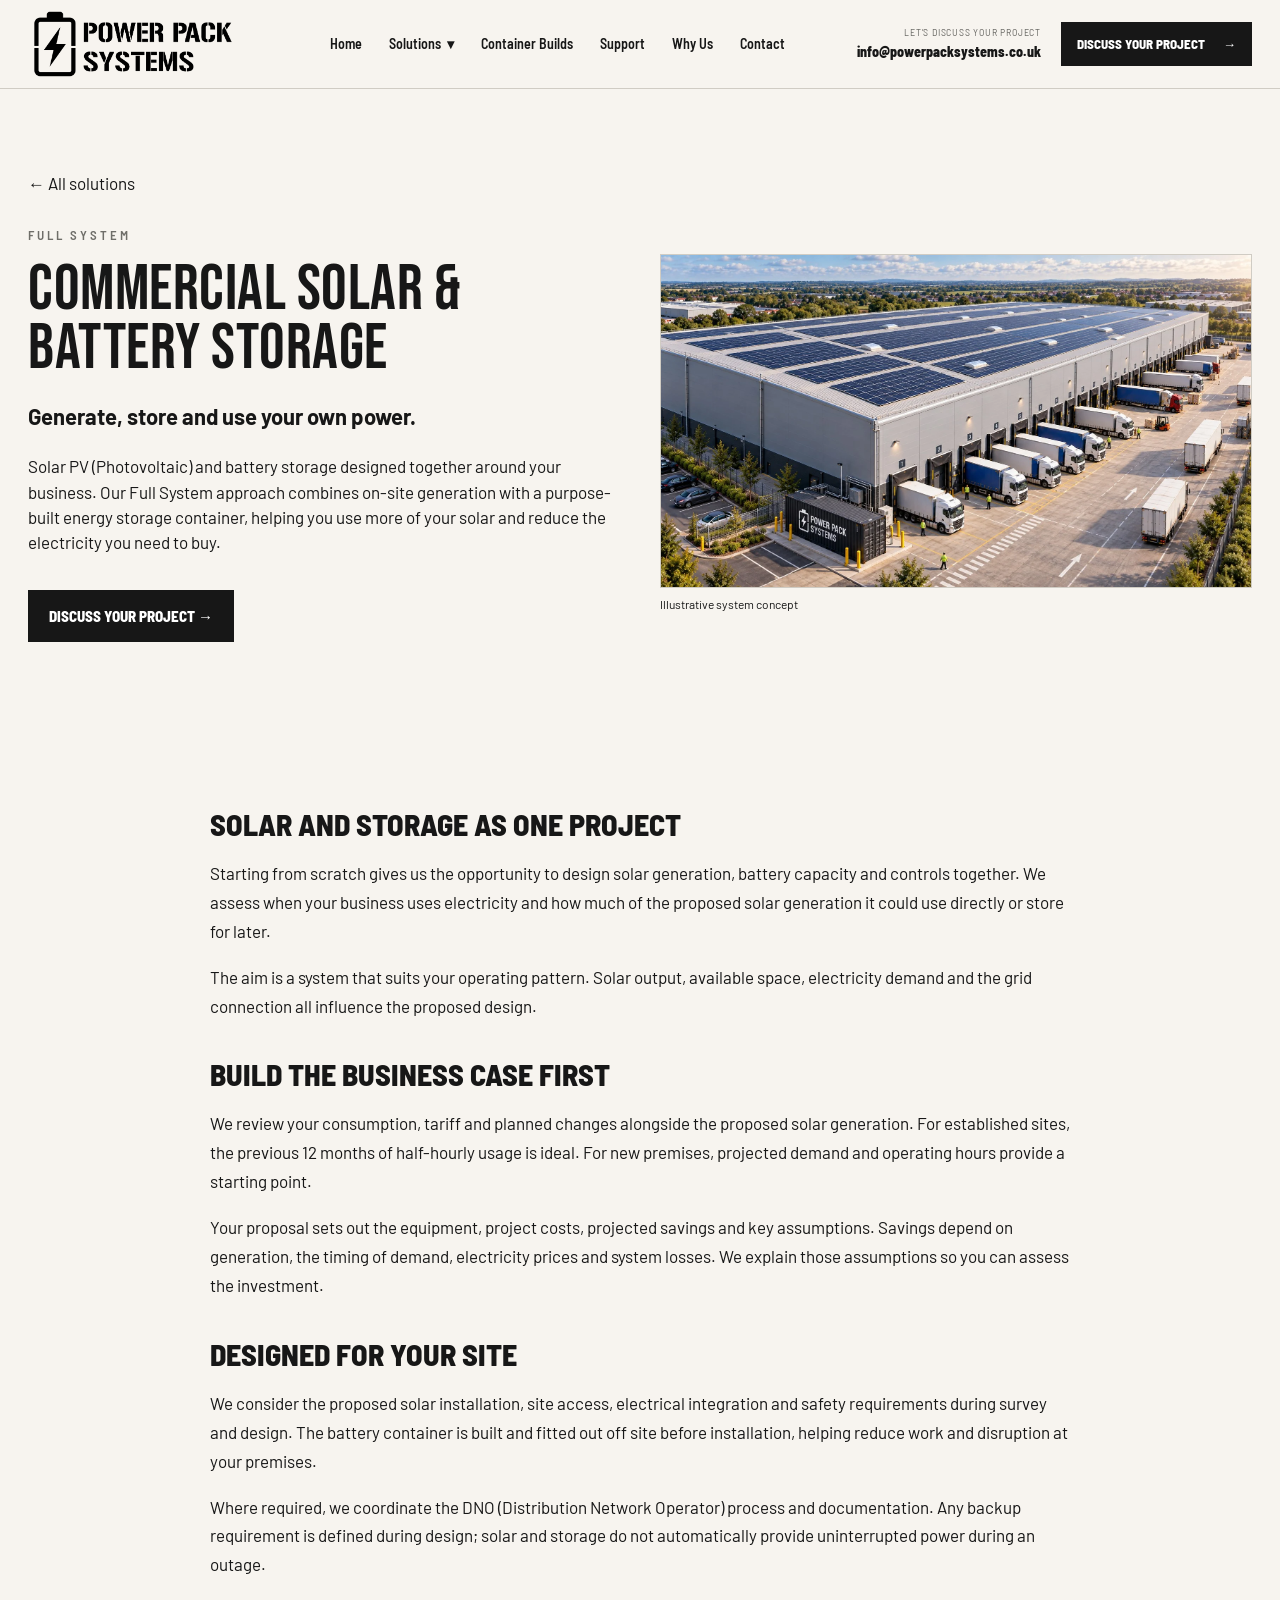
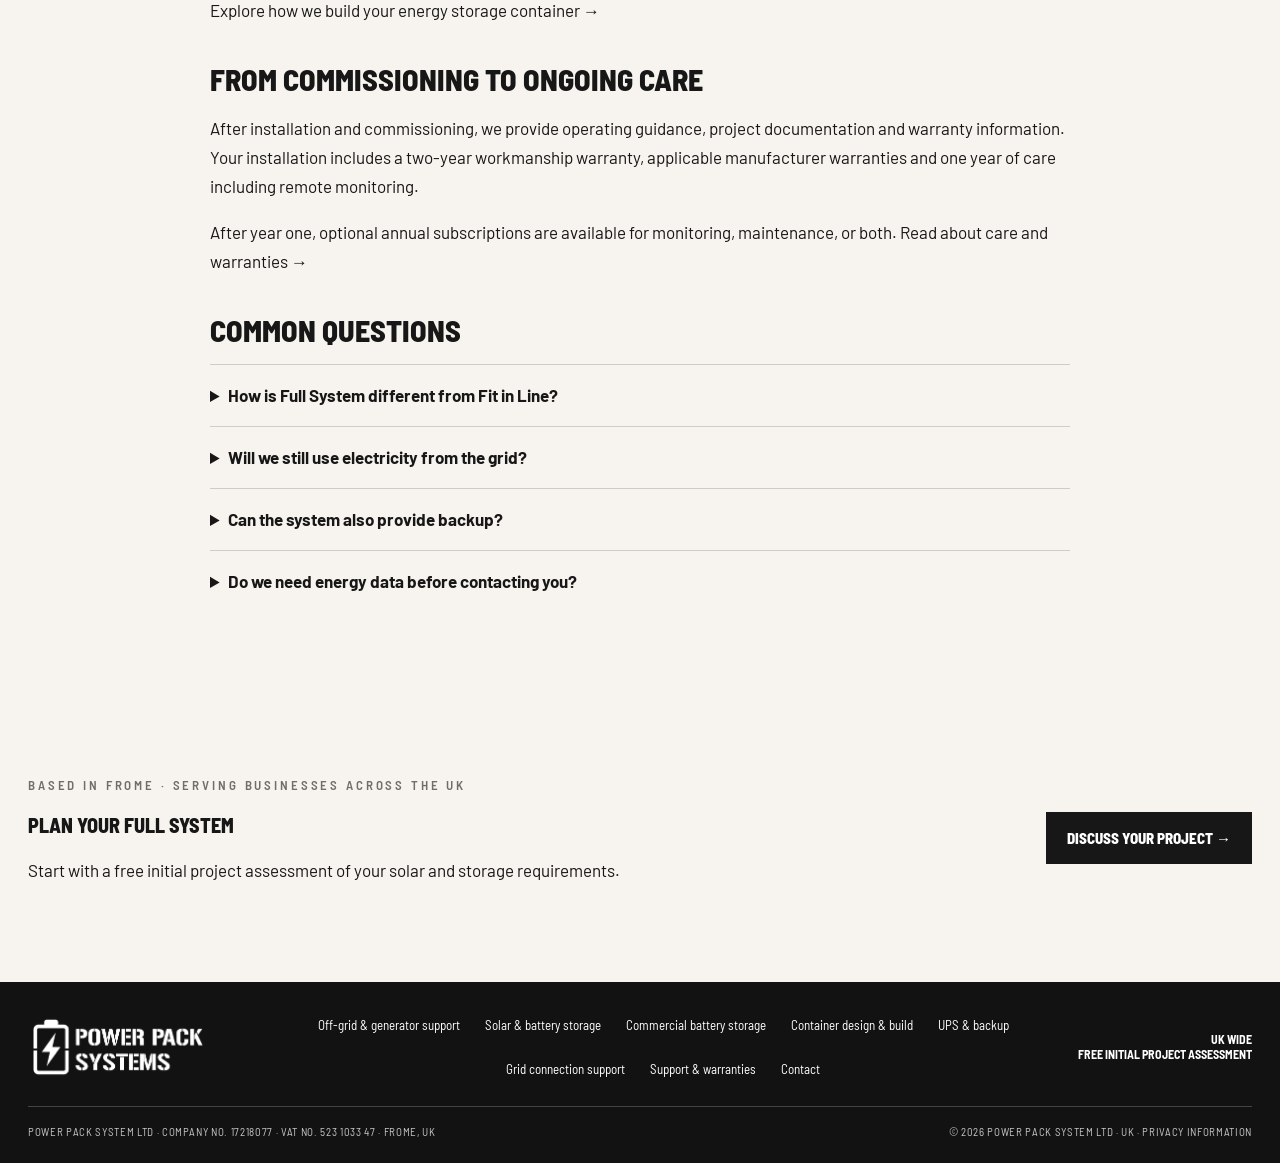
<file: commercial-solar-battery-storage.html>
<!doctype html>
<html lang="en-GB">
<head>
  <meta charset="utf-8">
  <meta name="viewport" content="width=device-width, initial-scale=1">
  <meta name="description" content="Commercial solar and battery storage designed together. Explore our Full System approach, off-site container build, installation and ongoing care.">
  <title>Commercial Solar &amp; Battery Storage Systems | Power Pack Systems</title>

  <!-- Favicons: cropped from the official Power Pack Systems battery symbol -->
  <link rel="icon" href="favicon.ico" sizes="any">
  <link rel="icon" type="image/png" sizes="32x32" href="favicon-32x32.png">
  <link rel="icon" type="image/png" sizes="16x16" href="favicon-16x16.png">
  <link rel="apple-touch-icon" sizes="180x180" href="apple-touch-icon.png">
  <link rel="manifest" href="site.webmanifest">
  <meta name="theme-color" content="#f5f2ec">

  <link rel="stylesheet" href="css/styles.css?v=37">
  <link rel="canonical" href="https://www.powerpacksystems.co.uk/commercial-solar-battery-storage">

  <!-- Search engine structured data: confirmed business details and page hierarchy. -->
  <script type="application/ld+json">
{
  "@context": "https://schema.org",
  "@type": "BreadcrumbList",
  "itemListElement": [
    {
      "@type": "ListItem",
      "position": 1,
      "name": "Home",
      "item": "https://www.powerpacksystems.co.uk/"
    },
    {
      "@type": "ListItem",
      "position": 2,
      "name": "Commercial solar and battery storage",
      "item": "https://www.powerpacksystems.co.uk/commercial-solar-battery-storage"
    }
  ]
}
  </script>
</head>
<body>
  <header class="site-header">
    <div class="container header-inner">
      <a class="brand" href="./" aria-label="Power Pack Systems home">
        <img src="assets/images/power-pack-systems-logo.png" alt="Power Pack Systems" width="1451" height="551" decoding="async">
      </a>

      <button class="mobile-menu-button" type="button" aria-label="Open menu" aria-expanded="false" aria-controls="primary-navigation">
        <svg viewBox="0 0 24 24" width="24" height="24" fill="none" stroke="currentColor" stroke-width="2" stroke-linecap="round" aria-hidden="true" focusable="false">
          <path d="M4 6h16M4 12h16M4 18h16" />
        </svg>
      </button>

      <nav id="primary-navigation" class="primary-nav" aria-label="Primary navigation"><a href="./">Home</a><details class="solutions-dropdown"><summary>Solutions <span aria-hidden="true">▾</span></summary><nav class="solutions-submenu" aria-label="Solution pages"><a href="./#solutions">All solutions</a><a href="commercial-battery-storage">Fit in Line / Battery Storage</a><a href="commercial-solar-battery-storage">Full System / Solar &amp; Storage</a><a href="ups-backup-systems">UPS &amp; Backup</a><a href="grid-connection-support">Grid Connection Support</a><a href="off-grid-generator-support">Off-grid &amp; Generator Support</a></nav></details><a href="containerised-battery-storage">Container Builds</a><a href="support-warranties">Support</a><a href="./#about">Why Us</a><a href="contact">Contact</a></nav>

      <div class="header-contact">
        <div class="header-email">
          <span>Let’s discuss your project</span>
          <a href="mailto:info@powerpacksystems.co.uk">info@powerpacksystems.co.uk</a>
        </div>
        <a class="button button-dark button-small" href="contact">
          Discuss Your Project <span aria-hidden="true">→</span>
        </a>
      </div>
    </div>
  </header><main id="top">
<section class="section section-paper"><div class="container"><a class="service-back" href="./#solutions">← All solutions</a><div class="service-hero"><div>
<p class="eyebrow">Full System</p>
<h1 class="display-heading section-heading">Commercial solar &amp; battery storage</h1>
<p class="service-lead">Generate, store and use your own power.</p>
<p>Solar PV (Photovoltaic) and battery storage designed together around your business. Our Full System approach combines on-site generation with a purpose-built energy storage container, helping you use more of your solar and reduce the electricity you need to buy.</p>
<a class="button button-dark" href="contact">Discuss Your Project →</a></div>
<figure><img src="assets/images/warehouse-solar-aerial.webp" alt="Illustrative commercial warehouse with rooftop solar panels" width="1672" height="941"><figcaption>Illustrative system concept</figcaption></figure></div></div></section>
<section class="section"><div class="container service-body">
<h2>Solar and storage as one project</h2>
<p>Starting from scratch gives us the opportunity to design solar generation, battery capacity and controls together. We assess when your business uses electricity and how much of the proposed solar generation it could use directly or store for later.</p>
<p>The aim is a system that suits your operating pattern. Solar output, available space, electricity demand and the grid connection all influence the proposed design.</p>
<h2>Build the business case first</h2>
<p>We review your consumption, tariff and planned changes alongside the proposed solar generation. For established sites, the previous 12 months of half-hourly usage is ideal. For new premises, projected demand and operating hours provide a starting point.</p>
<p>Your proposal sets out the equipment, project costs, projected savings and key assumptions. Savings depend on generation, the timing of demand, electricity prices and system losses. We explain those assumptions so you can assess the investment.</p>
<h2>Designed for your site</h2>
<p>We consider the proposed solar installation, site access, electrical integration and safety requirements during survey and design. The battery container is built and fitted out off site before installation, helping reduce work and disruption at your premises.</p>
<p>Where required, we coordinate the DNO (Distribution Network Operator) process and documentation. Any backup requirement is defined during design; solar and storage do not automatically provide uninterrupted power during an outage.</p>
<p><a href="containerised-battery-storage">Explore how we build your energy storage container →</a></p>
<h2>From commissioning to ongoing care</h2>
<p>After installation and commissioning, we provide operating guidance, project documentation and warranty information. Your installation includes a two-year workmanship warranty, applicable manufacturer warranties and one year of care including remote monitoring.</p>
<p>After year one, optional annual subscriptions are available for monitoring, maintenance, or both. <a href="support-warranties">Read about care and warranties →</a></p>
<h2>Common questions</h2>
<details class="service-question"><summary>How is Full System different from Fit in Line?</summary><p>Full System combines a new solar installation and battery storage in one project. Fit in Line adds storage alongside an existing solar system. <a href="commercial-battery-storage">Explore storage for existing solar.</a></p></details>
<details class="service-question"><summary>Will we still use electricity from the grid?</summary><p>A grid-connected system can still import electricity when on-site generation and stored energy are insufficient. We assess how solar and storage can reduce that reliance around your business’s demand.</p></details>
<details class="service-question"><summary>Can the system also provide backup?</summary><p>Backup can be considered as part of the design. We need to establish the critical loads, required duration and changeover arrangements. <a href="ups-backup-systems">Explore UPS and backup systems.</a></p></details>
<details class="service-question"><summary>Do we need energy data before contacting you?</summary><p>No. Start with your site, priorities and planned changes. We will explain what information is needed to assess the project.</p></details>
</div></section>
<section class="section section-paper"><div class="container service-cta"><div><p class="eyebrow">Based in Frome · Serving businesses across the UK</p><h2 class="compact-heading">Plan your full system</h2><p>Start with a free initial project assessment of your solar and storage requirements.</p></div><a class="button button-dark" href="contact">Discuss Your Project →</a></div></section>
</main>  <footer class="site-footer">
    <div class="container footer-main">
      <a class="footer-brand" href="./" aria-label="Power Pack Systems home">
        <img src="assets/images/power-pack-systems-logo.png" alt="Power Pack Systems" width="1451" height="551" decoding="async">
      </a>

      <nav class="footer-nav" aria-label="Footer navigation"><a href="off-grid-generator-support">Off-grid &amp; generator support</a><a href="commercial-solar-battery-storage">Solar &amp; battery storage</a><a href="commercial-battery-storage">Commercial battery storage</a><a href="containerised-battery-storage">Container design &amp; build</a><a href="ups-backup-systems">UPS &amp; backup</a><a href="grid-connection-support">Grid connection support</a><a href="support-warranties">Support &amp; warranties</a><a href="contact">Contact</a></nav>

      <div class="footer-tagline">UK wide<br>Free initial project assessment</div>
    </div>

    <div class="container footer-bottom">
      <span>Power Pack System Ltd · Company no. 17218077 · VAT no. 523 1033 47 · Frome, UK</span>
      <span>© 2026 Power Pack System Ltd · UK · <a href="privacy">Privacy information</a></span>
    </div>
  </footer><script>
const button = document.querySelector('.mobile-menu-button');
const nav = document.querySelector('.primary-nav');
button.addEventListener('click', () => {
 const open = button.getAttribute('aria-expanded') === 'true';
 button.setAttribute('aria-expanded', String(!open));
 button.setAttribute('aria-label', open ? 'Open menu' : 'Close menu');
 nav.classList.toggle('is-open', !open);
});
</script><script>
(() => {
 const dropdown = document.querySelector('.solutions-dropdown');
 if (!dropdown) return;
 document.addEventListener('click', event => {
  if (!dropdown.contains(event.target)) dropdown.open = false;
 });
 document.addEventListener('keydown', event => {
  if (event.key === 'Escape' && dropdown.open) {
   dropdown.open = false;
   dropdown.querySelector('summary').focus();
  }
 });
 dropdown.querySelectorAll('a').forEach(link => link.addEventListener('click', () => {
  dropdown.open = false;
  document.querySelector('.primary-nav').classList.remove('is-open');
  const toggle = document.querySelector('.mobile-menu-button');
  toggle.setAttribute('aria-expanded', 'false');
  toggle.setAttribute('aria-label', 'Open menu');
 }));
 document.querySelector('.mobile-menu-button').addEventListener('click', () => {
  if (document.querySelector('.mobile-menu-button').getAttribute('aria-expanded') === 'false') dropdown.open = false;
 });
})();
</script>
</body></html>
</file>
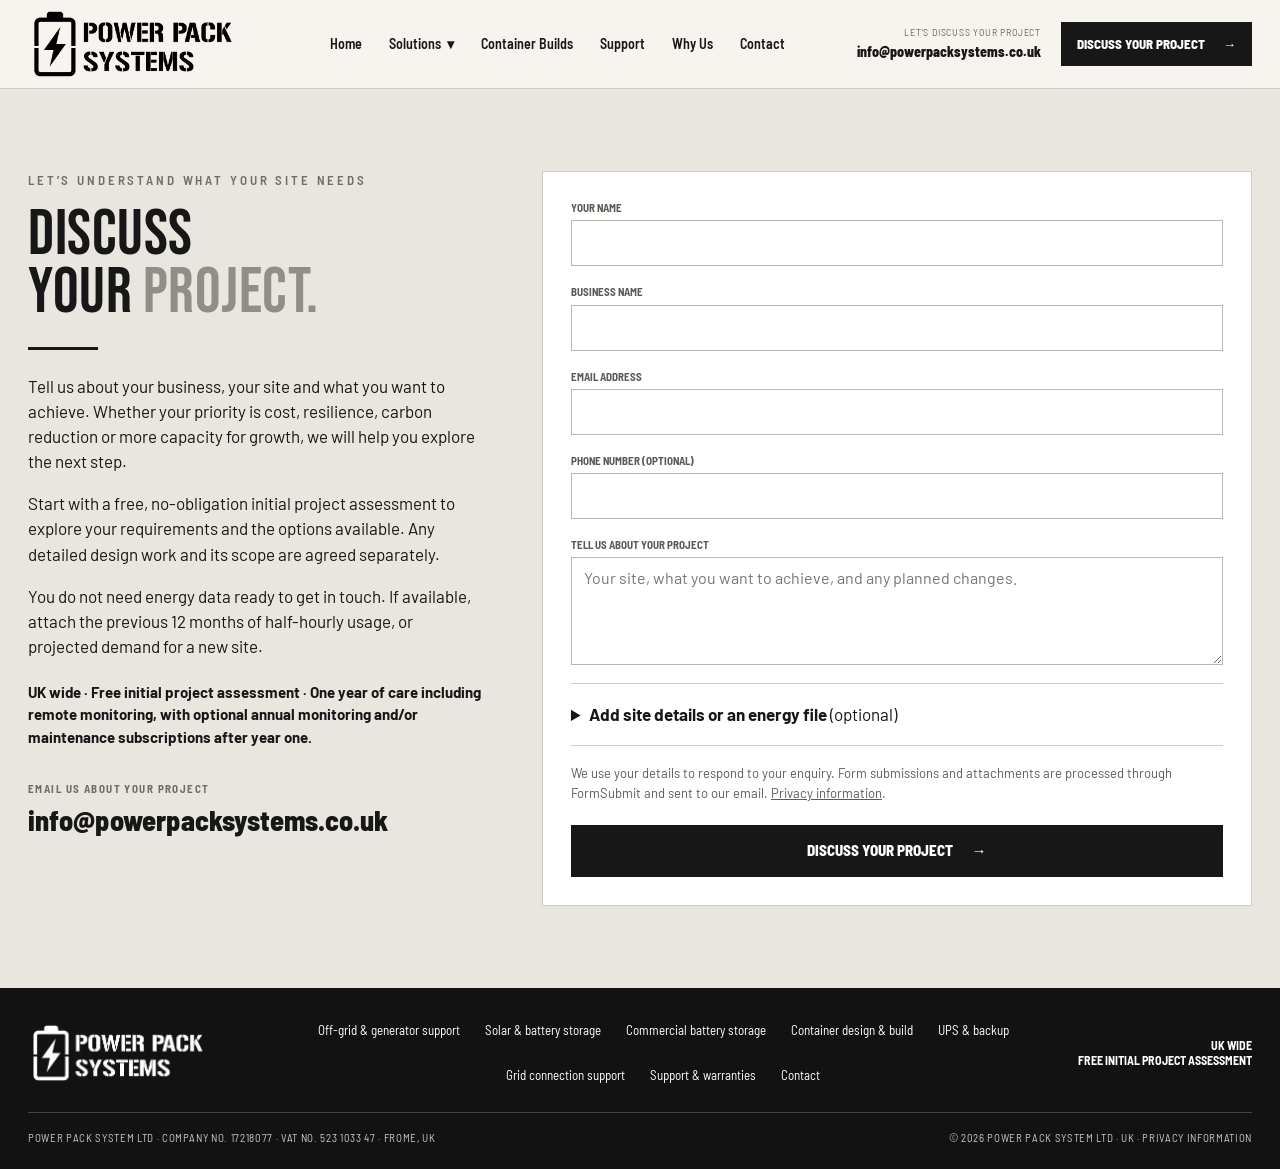
<file: contact.html>
<!doctype html>
<html lang="en-GB"><head>
  <meta charset="utf-8">
  <meta name="viewport" content="width=device-width, initial-scale=1">
  <meta name="description" content="Contact Power Pack Systems in Frome for a free initial project assessment. UK-wide commercial battery storage, container builds, solar integration and backup.">
  <title>Discuss Your Commercial Energy Storage Project | Power Pack Systems</title>

  <!-- Favicons: cropped from the official Power Pack Systems battery symbol -->
  <link rel="icon" href="favicon.ico" sizes="any">
  <link rel="icon" type="image/png" sizes="32x32" href="favicon-32x32.png">
  <link rel="icon" type="image/png" sizes="16x16" href="favicon-16x16.png">
  <link rel="apple-touch-icon" sizes="180x180" href="apple-touch-icon.png">
  <link rel="manifest" href="site.webmanifest">
  <meta name="theme-color" content="#f5f2ec">

  <link rel="stylesheet" href="css/styles.css?v=37">
  <link rel="canonical" href="https://www.powerpacksystems.co.uk/contact">

  <!-- Search engine structured data: confirmed business details and page hierarchy. -->
  <script type="application/ld+json">
{
  "@context": "https://schema.org",
  "@type": "BreadcrumbList",
  "itemListElement": [
    {
      "@type": "ListItem",
      "position": 1,
      "name": "Home",
      "item": "https://www.powerpacksystems.co.uk/"
    },
    {
      "@type": "ListItem",
      "position": 2,
      "name": "Contact",
      "item": "https://www.powerpacksystems.co.uk/contact"
    }
  ]
}
  </script>
</head><body>  <header class="site-header">
    <div class="container header-inner">
      <a class="brand" href="./" aria-label="Power Pack Systems home">
        <img src="assets/images/power-pack-systems-logo.png" alt="Power Pack Systems" width="1451" height="551" decoding="async">
      </a>

      <button class="mobile-menu-button" type="button" aria-label="Open menu" aria-expanded="false" aria-controls="primary-navigation">
        <svg viewBox="0 0 24 24" width="24" height="24" fill="none" stroke="currentColor" stroke-width="2" stroke-linecap="round" aria-hidden="true" focusable="false">
          <path d="M4 6h16M4 12h16M4 18h16" />
        </svg>
      </button>

      <nav id="primary-navigation" class="primary-nav" aria-label="Primary navigation"><a href="./">Home</a><details class="solutions-dropdown"><summary>Solutions <span aria-hidden="true">▾</span></summary><nav class="solutions-submenu" aria-label="Solution pages"><a href="./#solutions">All solutions</a><a href="commercial-battery-storage">Fit in Line / Battery Storage</a><a href="commercial-solar-battery-storage">Full System / Solar &amp; Storage</a><a href="ups-backup-systems">UPS &amp; Backup</a><a href="grid-connection-support">Grid Connection Support</a><a href="off-grid-generator-support">Off-grid &amp; Generator Support</a></nav></details><a href="containerised-battery-storage">Container Builds</a><a href="support-warranties">Support</a><a href="./#about">Why Us</a><a href="contact">Contact</a></nav>

      <div class="header-contact">
        <div class="header-email">
          <span>Let’s discuss your project</span>
          <a href="mailto:info@powerpacksystems.co.uk">info@powerpacksystems.co.uk</a>
        </div>
        <a class="button button-dark button-small" href="contact">
          Discuss Your Project <span aria-hidden="true">→</span>
        </a>
      </div>
    </div>
  </header><main id="top">    <section id="contact" class="section contact-section">
      <div class="container contact-grid">
        <div class="contact-copy">
          <p class="eyebrow">Let’s understand what your site needs</p>
          <h1 class="display-heading section-heading">
            Discuss<br>
            your <span class="heading-muted">project.</span>
          </h1>
          <span class="short-rule" aria-hidden="true"></span>
          <p>Tell us about your business, your site and what you want to achieve. Whether your priority is cost, resilience, carbon reduction or more capacity for growth, we will help you explore the next step.</p>
          <p>Start with a free, no-obligation initial project assessment to explore your requirements and the options available. Any detailed design work and its scope are agreed separately.</p>
          <p>You do not need energy data ready to get in touch. If available, attach the previous 12 months of half-hourly usage, or projected demand for a new site.</p>
          <p class="contact-response"><strong>UK wide · Free initial project assessment · One year of care including remote monitoring, with optional annual monitoring and/or maintenance subscriptions after year one.</strong></p>
          <p class="contact-email-label">Email us about your project</p>
          <a class="large-email" href="mailto:info@powerpacksystems.co.uk?subject=Discuss%20My%20Project">info@powerpacksystems.co.uk</a>
        </div>

        <form class="upload-form" action="https://formsubmit.co/info@powerpacksystems.co.uk" method="post" enctype="multipart/form-data">
          <!-- EDIT: FormSubmit email settings. Keep CAPTCHA enabled. -->
          <input type="hidden" name="_subject" value="Power Pack Systems — new website enquiry">
          <input type="hidden" name="_template" value="table">
          <input type="text" name="_honey" tabindex="-1" autocomplete="off" style="display:none" aria-hidden="true">
          <div class="form-fields">
            <label>
              <span>Your name</span>
              <input type="text" name="name" autocomplete="name" required>
            </label>
            <label>
              <span>Business name</span>
              <input type="text" name="business" autocomplete="organization" required>
            </label>
            <label>
              <span>Email address</span>
              <input type="email" name="email" autocomplete="email" required>
            </label>
            <label>
              <span>Phone number (optional)</span>
              <input type="tel" name="phone" autocomplete="tel">
            </label>
            <label>
              <span>Tell us about your project</span>
              <textarea name="project" rows="4" placeholder="Your site, what you want to achieve, and any planned changes."></textarea>
            </label>
            <details class="project-details">
              <summary>Add site details or an energy file <span>(optional)</span></summary>
              <div class="optional-fields">
                <label><span>Site postcode</span><input type="text" name="postcode" autocomplete="postal-code"></label>
                <label><span>Business / site status</span><select name="site-status"><option value="">Please select</option><option>Established business / existing site</option><option>New business / new site</option><option>Major operational change planned</option></select></label>
                <label><span>Do you already have solar?</span><select name="solar"><option value="">Please select</option><option>Yes</option><option>No</option><option>Planned / not sure</option></select></label>
                <label><span>Your main interest</span><select name="interest"><option value="">Please select</option><option>Fit in line / existing solar</option><option>Full system / solar and storage</option><option>UPS / backup</option><option>Grid / DNO</option><option>Off-grid / generator support</option><option>Maintenance and support</option><option>Not sure yet</option></select></label>
          <div class="upload-panel">
            <label class="upload-box" for="energy-file">
              <strong>Attach energy usage (optional)</strong>
              <span class="upload-icon" aria-hidden="true">⇧</span>
              <span>Choose a CSV, XLSX, XLS or PDF file (maximum 10MB)</span>
              <small>Established site: ideally provide the previous 12 months of half-hourly data. New site or business: projected usage, operating hours and load estimates are welcome. For generator-powered sites, running hours and fuel-use records are also helpful.</small>
            </label>
            <input id="energy-file" name="attachment" aria-describedby="upload-status" type="file" accept=".csv,.xlsx,.xls,.pdf">
            <p id="upload-status" class="upload-status" role="status" tabindex="-1"></p>
          </div>

              </div>
            </details>
            <p class="form-note">We use your details to respond to your enquiry. Form submissions and attachments are processed through FormSubmit and sent to our email. <a href="privacy">Privacy information</a>.</p>
            <button class="button button-dark form-submit" type="submit">Discuss Your Project <span aria-hidden="true">→</span></button>
          </div>
        </form>
      </div>
    </section></main>  <footer class="site-footer">
    <div class="container footer-main">
      <a class="footer-brand" href="./" aria-label="Power Pack Systems home">
        <img src="assets/images/power-pack-systems-logo.png" alt="Power Pack Systems" width="1451" height="551" decoding="async">
      </a>

      <nav class="footer-nav" aria-label="Footer navigation"><a href="off-grid-generator-support">Off-grid &amp; generator support</a><a href="commercial-solar-battery-storage">Solar &amp; battery storage</a><a href="commercial-battery-storage">Commercial battery storage</a><a href="containerised-battery-storage">Container design &amp; build</a><a href="ups-backup-systems">UPS &amp; backup</a><a href="grid-connection-support">Grid connection support</a><a href="support-warranties">Support &amp; warranties</a><a href="contact">Contact</a></nav>

      <div class="footer-tagline">UK wide<br>Free initial project assessment</div>
    </div>

    <div class="container footer-bottom">
      <span>Power Pack System Ltd · Company no. 17218077 · VAT no. 523 1033 47 · Frome, UK</span>
      <span>© 2026 Power Pack System Ltd · UK · <a href="privacy">Privacy information</a></span>
    </div>
  </footer>  <script>
    // Simple mobile navigation. Delete this script if your CMS handles navigation.
    const menuButton = document.querySelector('.mobile-menu-button');
    const navigation = document.querySelector('.primary-nav');

    menuButton.addEventListener('click', () => {
      const isOpen = menuButton.getAttribute('aria-expanded') === 'true';
      menuButton.setAttribute('aria-expanded', String(!isOpen));
      menuButton.setAttribute('aria-label', isOpen ? 'Open menu' : 'Close menu');
      navigation.classList.toggle('is-open', !isOpen);
    });

    // FormSubmit accepts a maximum of 10MB of attachments per submission.
    const energyForm = document.querySelector('.upload-form');
    const energyFile = document.getElementById('energy-file');
    const uploadStatus = document.getElementById('upload-status');
    const maxUploadBytes = 10 * 1000 * 1000;

    function validateEnergyUpload() {
      const file = energyFile.files[0];
      const tooLarge = Boolean(file && file.size > maxUploadBytes);
      uploadStatus.textContent = tooLarge
        ? 'This file is larger than 10MB. Please choose a smaller file, or email it to info@powerpacksystems.co.uk.'
        : file ? 'Selected file: ' + file.name : '';
      uploadStatus.classList.toggle('upload-status-error', tooLarge);
      return !tooLarge;
    }

    energyFile.addEventListener('change', validateEnergyUpload);
    energyForm.addEventListener('submit', (event) => {
      if (!validateEnergyUpload()) {
        event.preventDefault();
        document.querySelector('.project-details').open = true;
        uploadStatus.focus();
      }
      // Valid submissions use the normal multipart POST, including the attachment.
      // FormSubmit handles CAPTCHA and the confirmation page.
    });
  </script><script>
(() => {
 const dropdown = document.querySelector('.solutions-dropdown');
 if (!dropdown) return;
 document.addEventListener('click', event => {
  if (!dropdown.contains(event.target)) dropdown.open = false;
 });
 document.addEventListener('keydown', event => {
  if (event.key === 'Escape' && dropdown.open) {
   dropdown.open = false;
   dropdown.querySelector('summary').focus();
  }
 });
 dropdown.querySelectorAll('a').forEach(link => link.addEventListener('click', () => {
  dropdown.open = false;
  document.querySelector('.primary-nav').classList.remove('is-open');
  const toggle = document.querySelector('.mobile-menu-button');
  toggle.setAttribute('aria-expanded', 'false');
  toggle.setAttribute('aria-label', 'Open menu');
 }));
 document.querySelector('.mobile-menu-button').addEventListener('click', () => {
  if (document.querySelector('.mobile-menu-button').getAttribute('aria-expanded') === 'false') dropdown.open = false;
 });
})();
</script>
</body></html>
</file>
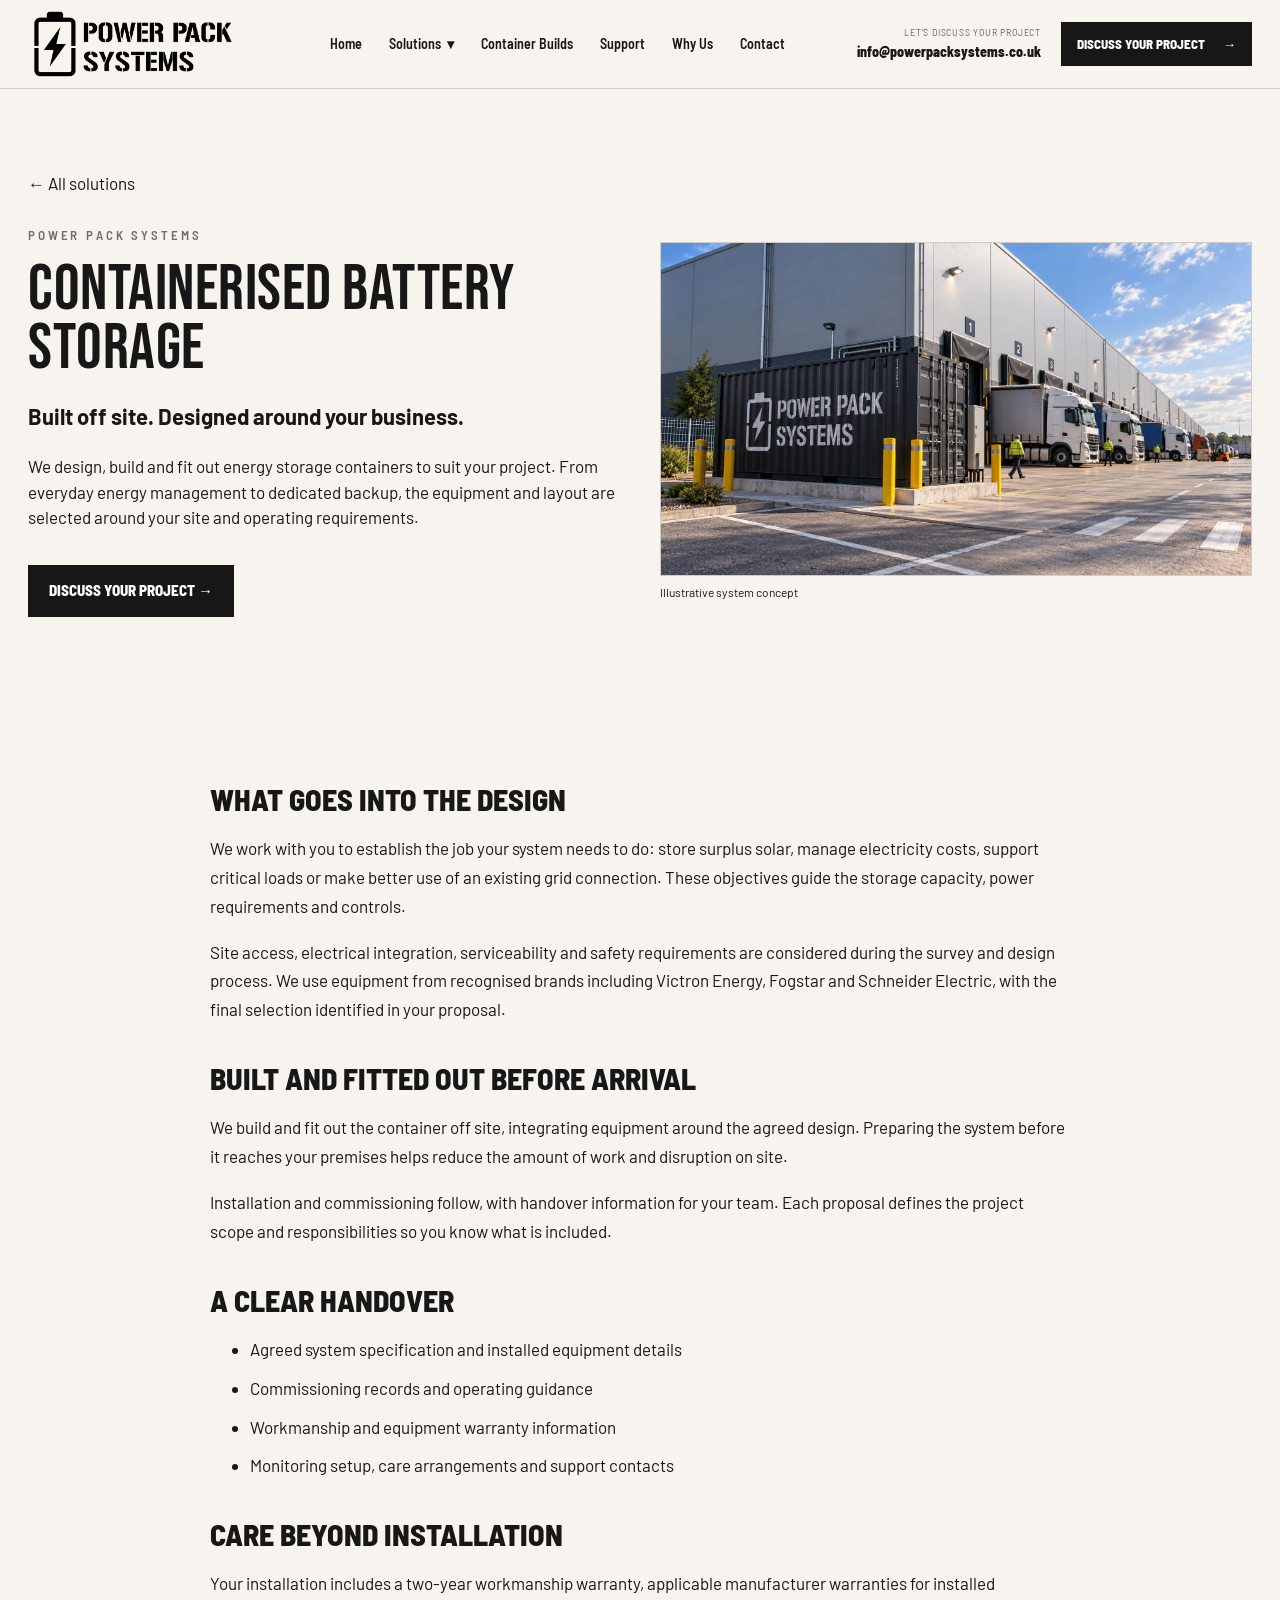
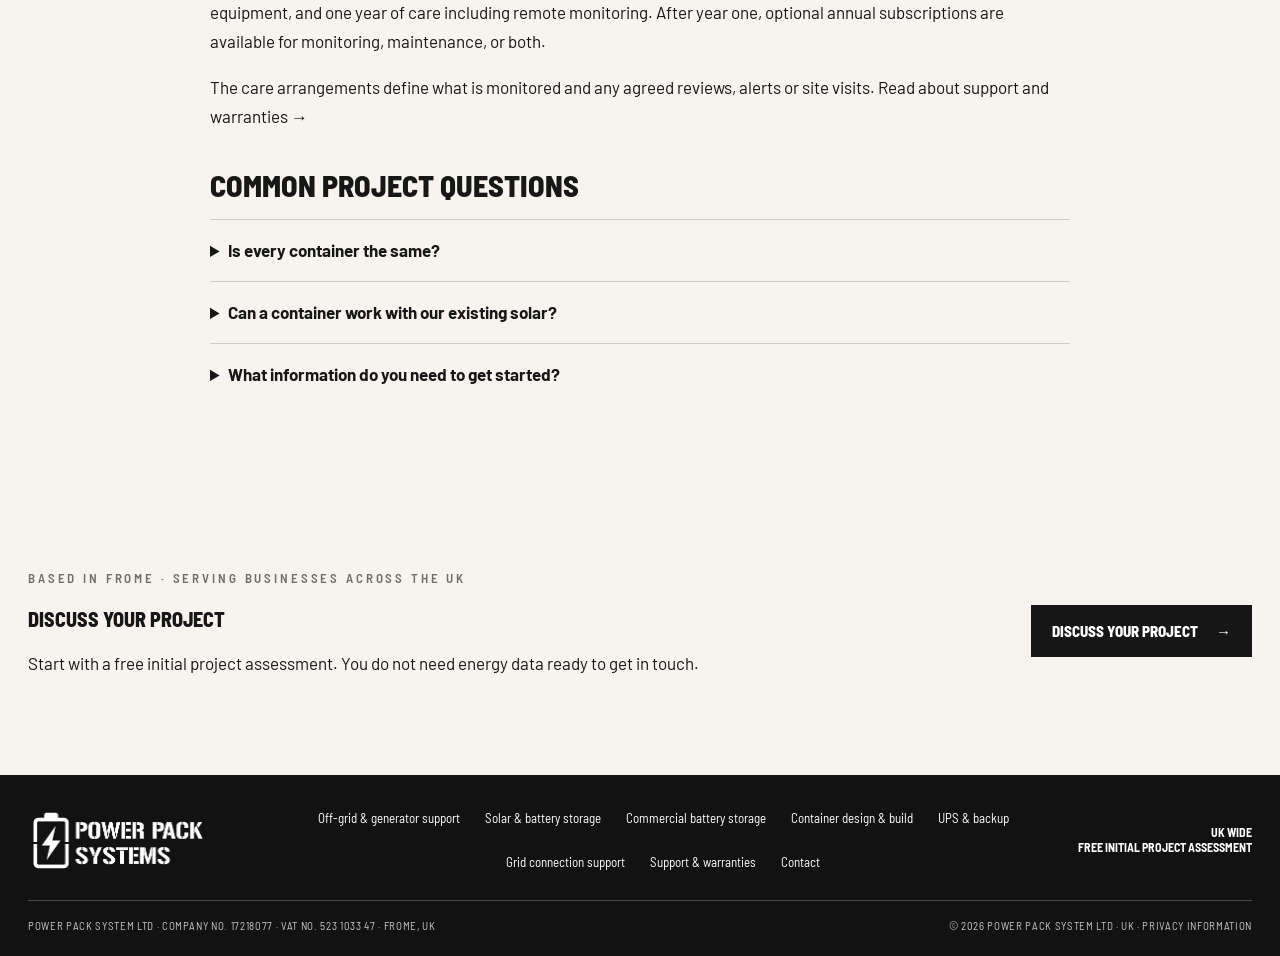
<file: containerised-battery-storage.html>
<!doctype html>
<html lang="en-GB">
<head>
  <meta charset="utf-8">
  <meta name="viewport" content="width=device-width, initial-scale=1">
  <meta name="description" content="Bespoke battery storage containers built and fitted out off site. Explore design, installation, commissioning and aftercare from Power Pack Systems.">
  <title>Containerised Battery Storage Design & Build | Power Pack Systems</title>

  <!-- Favicons: cropped from the official Power Pack Systems battery symbol -->
  <link rel="icon" href="favicon.ico" sizes="any">
  <link rel="icon" type="image/png" sizes="32x32" href="favicon-32x32.png">
  <link rel="icon" type="image/png" sizes="16x16" href="favicon-16x16.png">
  <link rel="apple-touch-icon" sizes="180x180" href="apple-touch-icon.png">
  <link rel="manifest" href="site.webmanifest">
  <meta name="theme-color" content="#f5f2ec">

  <link rel="stylesheet" href="css/styles.css?v=37">
  <link rel="canonical" href="https://www.powerpacksystems.co.uk/containerised-battery-storage">

  <!-- Search engine structured data: confirmed business details and page hierarchy. -->
  <script type="application/ld+json">
{
  "@context": "https://schema.org",
  "@type": "BreadcrumbList",
  "itemListElement": [
    {
      "@type": "ListItem",
      "position": 1,
      "name": "Home",
      "item": "https://www.powerpacksystems.co.uk/"
    },
    {
      "@type": "ListItem",
      "position": 2,
      "name": "Container design and build",
      "item": "https://www.powerpacksystems.co.uk/containerised-battery-storage"
    }
  ]
}
  </script>
</head>
<body>
  <header class="site-header">
    <div class="container header-inner">
      <a class="brand" href="./" aria-label="Power Pack Systems home">
        <img src="assets/images/power-pack-systems-logo.png" alt="Power Pack Systems" width="1451" height="551" decoding="async">
      </a>

      <button class="mobile-menu-button" type="button" aria-label="Open menu" aria-expanded="false" aria-controls="primary-navigation">
        <svg viewBox="0 0 24 24" width="24" height="24" fill="none" stroke="currentColor" stroke-width="2" stroke-linecap="round" aria-hidden="true" focusable="false">
          <path d="M4 6h16M4 12h16M4 18h16" />
        </svg>
      </button>

      <nav id="primary-navigation" class="primary-nav" aria-label="Primary navigation"><a href="./">Home</a><details class="solutions-dropdown"><summary>Solutions <span aria-hidden="true">▾</span></summary><nav class="solutions-submenu" aria-label="Solution pages"><a href="./#solutions">All solutions</a><a href="commercial-battery-storage">Fit in Line / Battery Storage</a><a href="commercial-solar-battery-storage">Full System / Solar &amp; Storage</a><a href="ups-backup-systems">UPS &amp; Backup</a><a href="grid-connection-support">Grid Connection Support</a><a href="off-grid-generator-support">Off-grid &amp; Generator Support</a></nav></details><a href="containerised-battery-storage">Container Builds</a><a href="support-warranties">Support</a><a href="./#about">Why Us</a><a href="contact">Contact</a></nav>

      <div class="header-contact">
        <div class="header-email">
          <span>Let’s discuss your project</span>
          <a href="mailto:info@powerpacksystems.co.uk">info@powerpacksystems.co.uk</a>
        </div>
        <a class="button button-dark button-small" href="contact">
          Discuss Your Project <span aria-hidden="true">→</span>
        </a>
      </div>
    </div>
  </header><main id="top"><section class="section section-paper"><div class="container"><a class="service-back" href="./#solutions">← All solutions</a><div class="service-hero"><div><p class="eyebrow">Power Pack Systems</p><h1 class="display-heading section-heading">Containerised battery storage</h1><p class="service-lead">Built off site. Designed around your business.</p><p>We design, build and fit out energy storage containers to suit your project. From everyday energy management to dedicated backup, the equipment and layout are selected around your site and operating requirements.</p><a class="button button-dark" href="contact">Discuss Your Project →</a></div><figure><img src="assets/images/warehouse-power-pack.webp" alt="Illustrative Power Pack Systems battery container beside a commercial distribution building" width="1672" height="941"><figcaption>Illustrative system concept</figcaption></figure></div></div></section><section class="section"><div class="container service-body"><h2>What goes into the design</h2>
<p>We work with you to establish the job your system needs to do: store surplus solar, manage electricity costs, support critical loads or make better use of an existing grid connection. These objectives guide the storage capacity, power requirements and controls.</p>
<p>Site access, electrical integration, serviceability and safety requirements are considered during the survey and design process. We use equipment from recognised brands including Victron Energy, Fogstar and Schneider Electric, with the final selection identified in your proposal.</p>
<h2>Built and fitted out before arrival</h2>
<p>We build and fit out the container off site, integrating equipment around the agreed design. Preparing the system before it reaches your premises helps reduce the amount of work and disruption on site.</p>
<p>Installation and commissioning follow, with handover information for your team. Each proposal defines the project scope and responsibilities so you know what is included.</p>
<h2>A clear handover</h2>
<ul><li>Agreed system specification and installed equipment details</li><li>Commissioning records and operating guidance</li><li>Workmanship and equipment warranty information</li><li>Monitoring setup, care arrangements and support contacts</li></ul>
<h2>Care beyond installation</h2>
<p>Your installation includes a two-year workmanship warranty, applicable manufacturer warranties for installed equipment, and one year of care including remote monitoring. After year one, optional annual subscriptions are available for monitoring, maintenance, or both.</p>
<p>The care arrangements define what is monitored and any agreed reviews, alerts or site visits. <a href="support-warranties">Read about support and warranties →</a></p>
<h2>Common project questions</h2>
<details class="service-question"><summary>Is every container the same?</summary><p>No. We build to suit the project. The equipment and layout depend on your energy use, site constraints and the purpose of the system.</p></details>
<details class="service-question"><summary>Can a container work with our existing solar?</summary><p>We assess the existing system and its integration requirements during design. <a href="commercial-battery-storage">Find out about battery storage for existing solar.</a></p></details>
<details class="service-question"><summary>What information do you need to get started?</summary><p>Your location, operating hours, project priorities and any planned changes are a useful start. Energy data helps with sizing, but you do not need it ready for an initial conversation.</p></details></div></section><section class="section section-paper"><div class="container service-cta"><div><p class="eyebrow">Based in Frome · Serving businesses across the UK</p><h2 class="compact-heading">Discuss your project</h2><p>Start with a free initial project assessment. You do not need energy data ready to get in touch.</p></div><a class="button button-dark" href="contact">Discuss Your Project <span aria-hidden="true">→</span></a></div></section></main>  <footer class="site-footer">
    <div class="container footer-main">
      <a class="footer-brand" href="./" aria-label="Power Pack Systems home">
        <img src="assets/images/power-pack-systems-logo.png" alt="Power Pack Systems" width="1451" height="551" decoding="async">
      </a>

      <nav class="footer-nav" aria-label="Footer navigation"><a href="off-grid-generator-support">Off-grid &amp; generator support</a><a href="commercial-solar-battery-storage">Solar &amp; battery storage</a><a href="commercial-battery-storage">Commercial battery storage</a><a href="containerised-battery-storage">Container design &amp; build</a><a href="ups-backup-systems">UPS &amp; backup</a><a href="grid-connection-support">Grid connection support</a><a href="support-warranties">Support &amp; warranties</a><a href="contact">Contact</a></nav>

      <div class="footer-tagline">UK wide<br>Free initial project assessment</div>
    </div>

    <div class="container footer-bottom">
      <span>Power Pack System Ltd · Company no. 17218077 · VAT no. 523 1033 47 · Frome, UK</span>
      <span>© 2026 Power Pack System Ltd · UK · <a href="privacy">Privacy information</a></span>
    </div>
  </footer><script>
const button = document.querySelector('.mobile-menu-button');
const nav = document.querySelector('.primary-nav');
button.addEventListener('click', () => {
 const open = button.getAttribute('aria-expanded') === 'true';
 button.setAttribute('aria-expanded', String(!open));
 button.setAttribute('aria-label', open ? 'Open menu' : 'Close menu');
 nav.classList.toggle('is-open', !open);
});
</script><script>
(() => {
 const dropdown = document.querySelector('.solutions-dropdown');
 if (!dropdown) return;
 document.addEventListener('click', event => {
  if (!dropdown.contains(event.target)) dropdown.open = false;
 });
 document.addEventListener('keydown', event => {
  if (event.key === 'Escape' && dropdown.open) {
   dropdown.open = false;
   dropdown.querySelector('summary').focus();
  }
 });
 dropdown.querySelectorAll('a').forEach(link => link.addEventListener('click', () => {
  dropdown.open = false;
  document.querySelector('.primary-nav').classList.remove('is-open');
  const toggle = document.querySelector('.mobile-menu-button');
  toggle.setAttribute('aria-expanded', 'false');
  toggle.setAttribute('aria-label', 'Open menu');
 }));
 document.querySelector('.mobile-menu-button').addEventListener('click', () => {
  if (document.querySelector('.mobile-menu-button').getAttribute('aria-expanded') === 'false') dropdown.open = false;
 });
})();
</script>
</body></html>
</file>
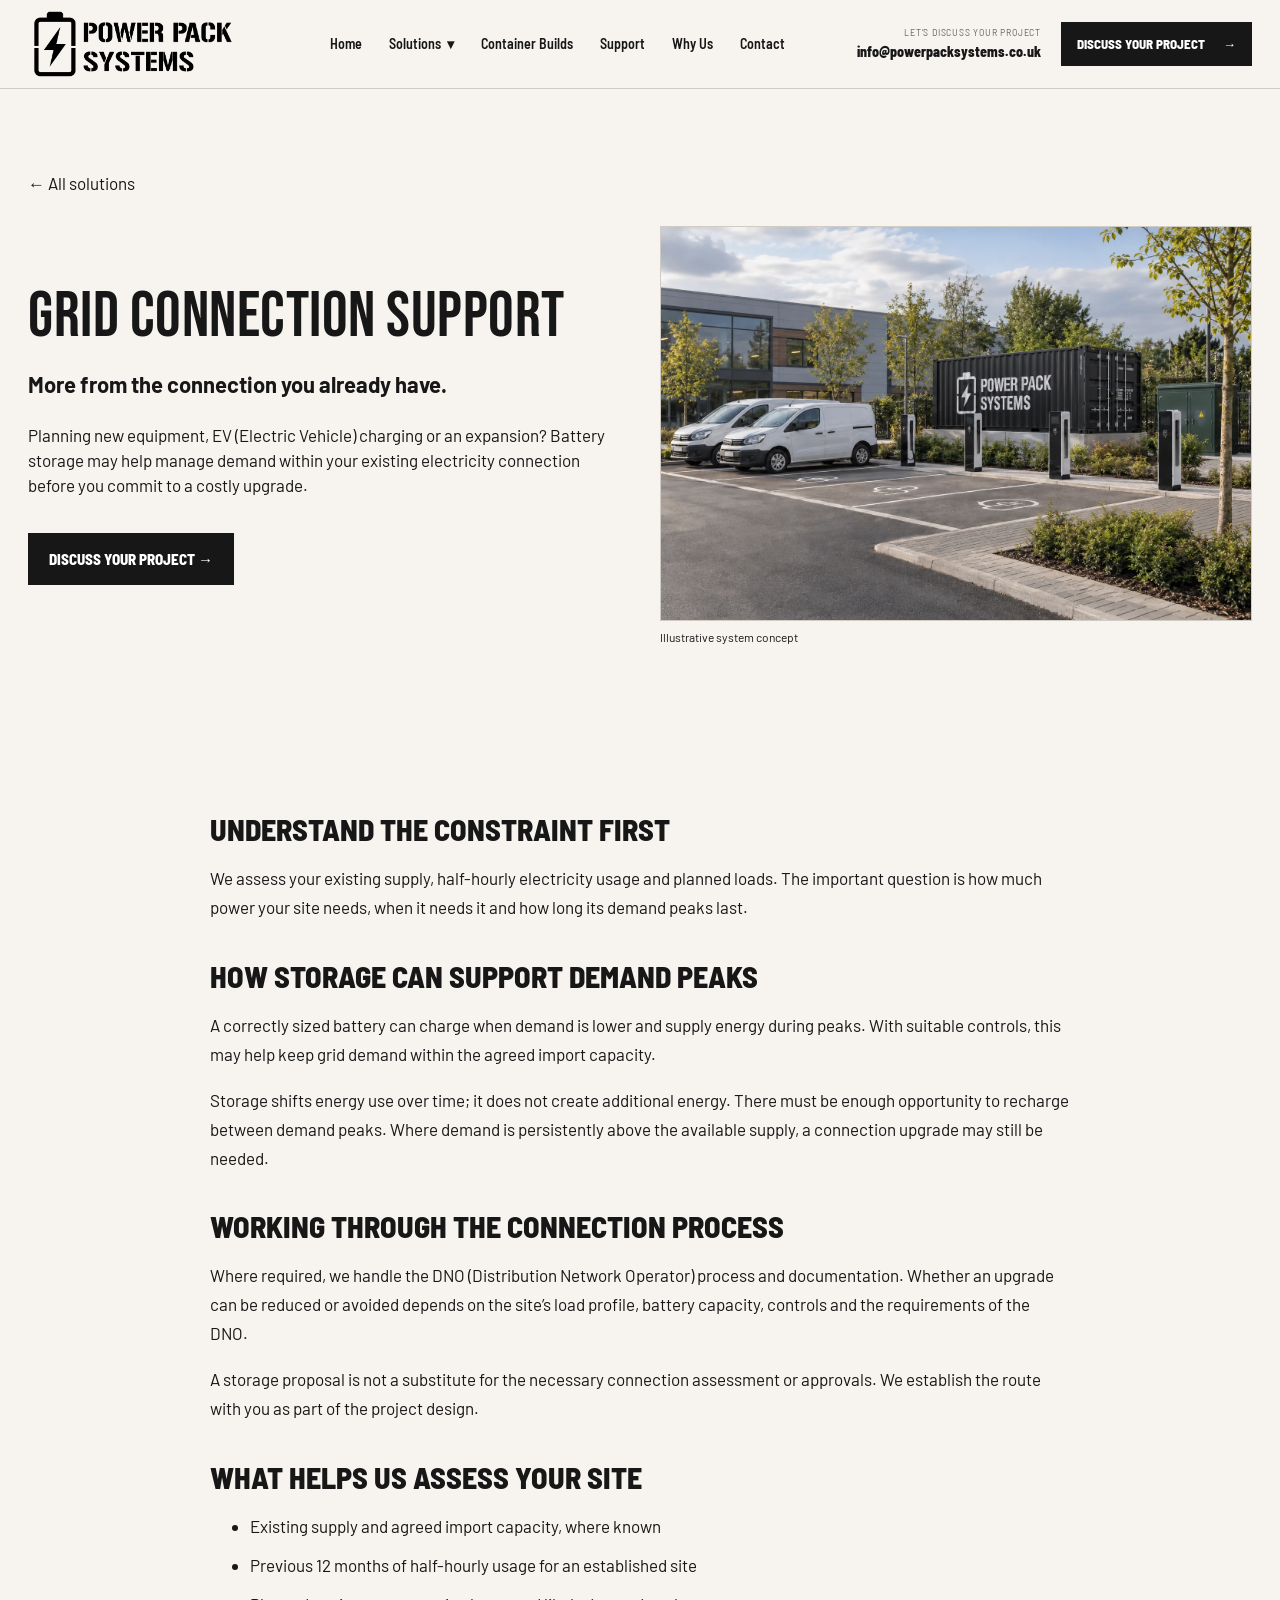
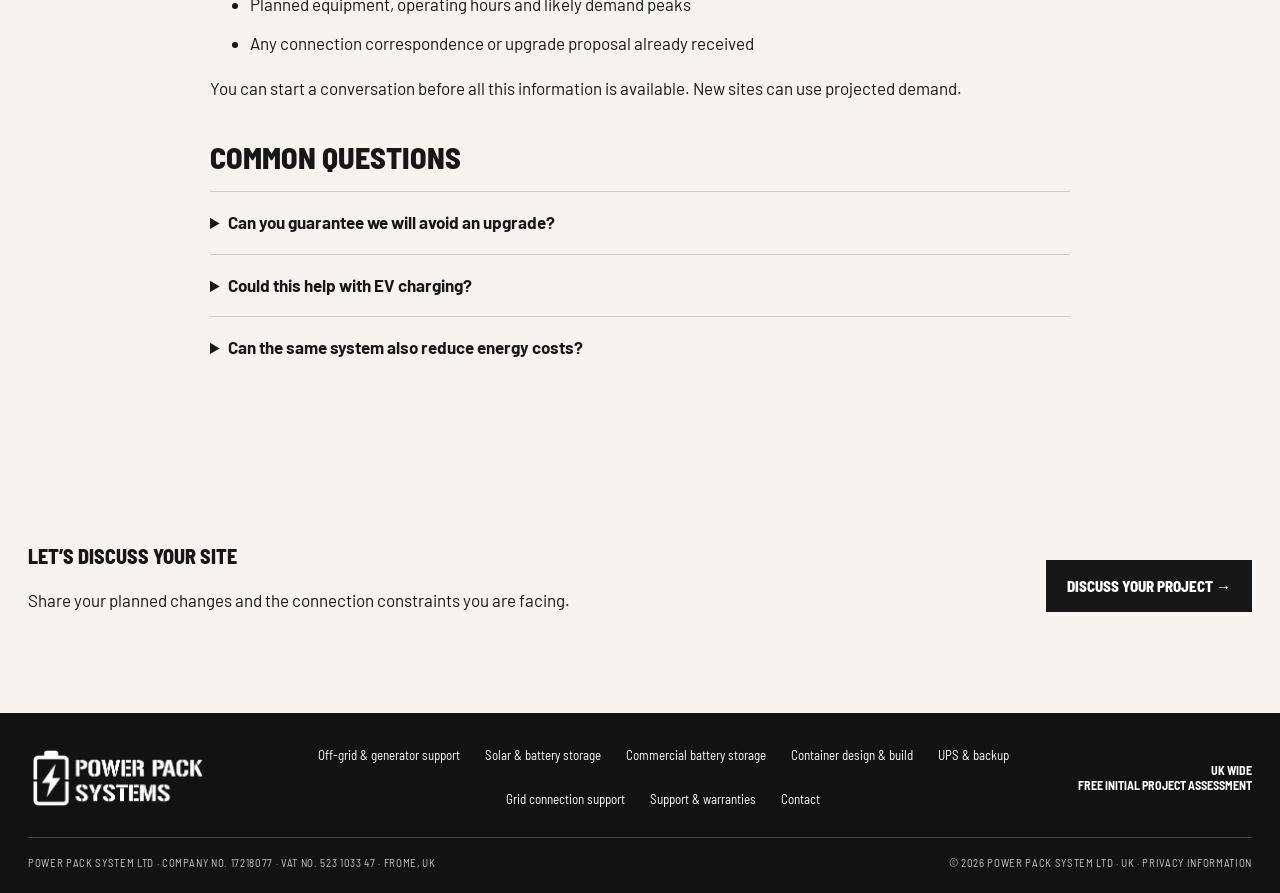
<file: grid-connection-support.html>
<!doctype html>
<html lang="en-GB"><head>
  <meta charset="utf-8">
  <meta name="viewport" content="width=device-width, initial-scale=1">
  <meta name="description" content="Explore how battery storage can support demand peaks and existing grid capacity. Site-specific DNO assessment and container systems from Power Pack Systems.">
  <title>Battery Storage for Grid Connection Constraints | Power Pack Systems</title>

  <!-- Favicons: cropped from the official Power Pack Systems battery symbol -->
  <link rel="icon" href="favicon.ico" sizes="any">
  <link rel="icon" type="image/png" sizes="32x32" href="favicon-32x32.png">
  <link rel="icon" type="image/png" sizes="16x16" href="favicon-16x16.png">
  <link rel="apple-touch-icon" sizes="180x180" href="apple-touch-icon.png">
  <link rel="manifest" href="site.webmanifest">
  <meta name="theme-color" content="#f5f2ec">

  <link rel="stylesheet" href="css/styles.css?v=37">
  <link rel="canonical" href="https://www.powerpacksystems.co.uk/grid-connection-support">

  <!-- Search engine structured data: confirmed business details and page hierarchy. -->
  <script type="application/ld+json">
{
  "@context": "https://schema.org",
  "@type": "BreadcrumbList",
  "itemListElement": [
    {
      "@type": "ListItem",
      "position": 1,
      "name": "Home",
      "item": "https://www.powerpacksystems.co.uk/"
    },
    {
      "@type": "ListItem",
      "position": 2,
      "name": "Grid connection support",
      "item": "https://www.powerpacksystems.co.uk/grid-connection-support"
    }
  ]
}
  </script>
</head><body>  <header class="site-header">
    <div class="container header-inner">
      <a class="brand" href="./" aria-label="Power Pack Systems home">
        <img src="assets/images/power-pack-systems-logo.png" alt="Power Pack Systems" width="1451" height="551" decoding="async">
      </a>

      <button class="mobile-menu-button" type="button" aria-label="Open menu" aria-expanded="false" aria-controls="primary-navigation">
        <svg viewBox="0 0 24 24" width="24" height="24" fill="none" stroke="currentColor" stroke-width="2" stroke-linecap="round" aria-hidden="true" focusable="false">
          <path d="M4 6h16M4 12h16M4 18h16" />
        </svg>
      </button>

      <nav id="primary-navigation" class="primary-nav" aria-label="Primary navigation"><a href="./">Home</a><details class="solutions-dropdown"><summary>Solutions <span aria-hidden="true">▾</span></summary><nav class="solutions-submenu" aria-label="Solution pages"><a href="./#solutions">All solutions</a><a href="commercial-battery-storage">Fit in Line / Battery Storage</a><a href="commercial-solar-battery-storage">Full System / Solar &amp; Storage</a><a href="ups-backup-systems">UPS &amp; Backup</a><a href="grid-connection-support">Grid Connection Support</a><a href="off-grid-generator-support">Off-grid &amp; Generator Support</a></nav></details><a href="containerised-battery-storage">Container Builds</a><a href="support-warranties">Support</a><a href="./#about">Why Us</a><a href="contact">Contact</a></nav>

      <div class="header-contact">
        <div class="header-email">
          <span>Let’s discuss your project</span>
          <a href="mailto:info@powerpacksystems.co.uk">info@powerpacksystems.co.uk</a>
        </div>
        <a class="button button-dark button-small" href="contact">
          Discuss Your Project <span aria-hidden="true">→</span>
        </a>
      </div>
    </div>
  </header><main id="top"><section class="section section-paper"><div class="container"><a class="service-back" href="./#solutions">← All solutions</a><div class="service-hero"><div><h1 class="display-heading section-heading">Grid connection support</h1><p class="service-lead">More from the connection you already have.</p><p>Planning new equipment, EV (Electric Vehicle) charging or an expansion? Battery storage may help manage demand within your existing electricity connection before you commit to a costly upgrade.</p><a class="button button-dark" href="contact">Discuss Your Project →</a></div><figure><img src="assets/images/grid-dno-ev-charging.webp" alt="Illustrative Power Pack Systems commercial energy storage concept" width="1672" height="941"><figcaption>Illustrative system concept</figcaption></figure></div></div></section><section class="section"><div class="container service-body"><h2>Understand the constraint first</h2><p>We assess your existing supply, half-hourly electricity usage and planned loads. The important question is how much power your site needs, when it needs it and how long its demand peaks last.</p><h2>How storage can support demand peaks</h2><p>A correctly sized battery can charge when demand is lower and supply energy during peaks. With suitable controls, this may help keep grid demand within the agreed import capacity.</p><p>Storage shifts energy use over time; it does not create additional energy. There must be enough opportunity to recharge between demand peaks. Where demand is persistently above the available supply, a connection upgrade may still be needed.</p><h2>Working through the connection process</h2><p>Where required, we handle the DNO (Distribution Network Operator) process and documentation. Whether an upgrade can be reduced or avoided depends on the site’s load profile, battery capacity, controls and the requirements of the DNO.</p><p>A storage proposal is not a substitute for the necessary connection assessment or approvals. We establish the route with you as part of the project design.</p><h2>What helps us assess your site</h2><ul><li>Existing supply and agreed import capacity, where known</li><li>Previous 12 months of half-hourly usage for an established site</li><li>Planned equipment, operating hours and likely demand peaks</li><li>Any connection correspondence or upgrade proposal already received</li></ul><p>You can start a conversation before all this information is available. New sites can use projected demand.</p><h2>Common questions</h2><details class="service-question"><summary>Can you guarantee we will avoid an upgrade?</summary><p>No. We assess whether storage is a practical option for your site and explain the constraints and assumptions behind the proposal.</p></details><details class="service-question"><summary>Could this help with EV charging?</summary><p>Potentially. Charger demand, usage patterns, available supply and recharge time all affect whether battery support is suitable.</p></details><details class="service-question"><summary>Can the same system also reduce energy costs?</summary><p>Yes — the same system can combine demand management with storage for new or existing solar to help reduce electricity costs. The operating strategy must still meet your site’s capacity constraints, and the savings depend on your generation, tariff and usage. <a href="commercial-battery-storage">Explore commercial battery storage →</a></p></details></div></section><section class="section section-paper"><div class="container service-cta"><div><h2 class="compact-heading">Let’s discuss your site</h2><p>Share your planned changes and the connection constraints you are facing.</p></div><a class="button button-dark" href="contact">Discuss Your Project →</a></div></section></main>  <footer class="site-footer">
    <div class="container footer-main">
      <a class="footer-brand" href="./" aria-label="Power Pack Systems home">
        <img src="assets/images/power-pack-systems-logo.png" alt="Power Pack Systems" width="1451" height="551" decoding="async">
      </a>

      <nav class="footer-nav" aria-label="Footer navigation"><a href="off-grid-generator-support">Off-grid &amp; generator support</a><a href="commercial-solar-battery-storage">Solar &amp; battery storage</a><a href="commercial-battery-storage">Commercial battery storage</a><a href="containerised-battery-storage">Container design &amp; build</a><a href="ups-backup-systems">UPS &amp; backup</a><a href="grid-connection-support">Grid connection support</a><a href="support-warranties">Support &amp; warranties</a><a href="contact">Contact</a></nav>

      <div class="footer-tagline">UK wide<br>Free initial project assessment</div>
    </div>

    <div class="container footer-bottom">
      <span>Power Pack System Ltd · Company no. 17218077 · VAT no. 523 1033 47 · Frome, UK</span>
      <span>© 2026 Power Pack System Ltd · UK · <a href="privacy">Privacy information</a></span>
    </div>
  </footer>  <script>
    // Simple mobile navigation. Delete this script if your CMS handles navigation.
    const menuButton = document.querySelector('.mobile-menu-button');
    const navigation = document.querySelector('.primary-nav');

    menuButton.addEventListener('click', () => {
      const isOpen = menuButton.getAttribute('aria-expanded') === 'true';
      menuButton.setAttribute('aria-expanded', String(!isOpen));
      menuButton.setAttribute('aria-label', isOpen ? 'Open menu' : 'Close menu');
      navigation.classList.toggle('is-open', !isOpen);
    });

  </script><script>
(() => {
 const dropdown = document.querySelector('.solutions-dropdown');
 if (!dropdown) return;
 document.addEventListener('click', event => {
  if (!dropdown.contains(event.target)) dropdown.open = false;
 });
 document.addEventListener('keydown', event => {
  if (event.key === 'Escape' && dropdown.open) {
   dropdown.open = false;
   dropdown.querySelector('summary').focus();
  }
 });
 dropdown.querySelectorAll('a').forEach(link => link.addEventListener('click', () => {
  dropdown.open = false;
  document.querySelector('.primary-nav').classList.remove('is-open');
  const toggle = document.querySelector('.mobile-menu-button');
  toggle.setAttribute('aria-expanded', 'false');
  toggle.setAttribute('aria-label', 'Open menu');
 }));
 document.querySelector('.mobile-menu-button').addEventListener('click', () => {
  if (document.querySelector('.mobile-menu-button').getAttribute('aria-expanded') === 'false') dropdown.open = false;
 });
})();
</script>
</body></html>
</file>
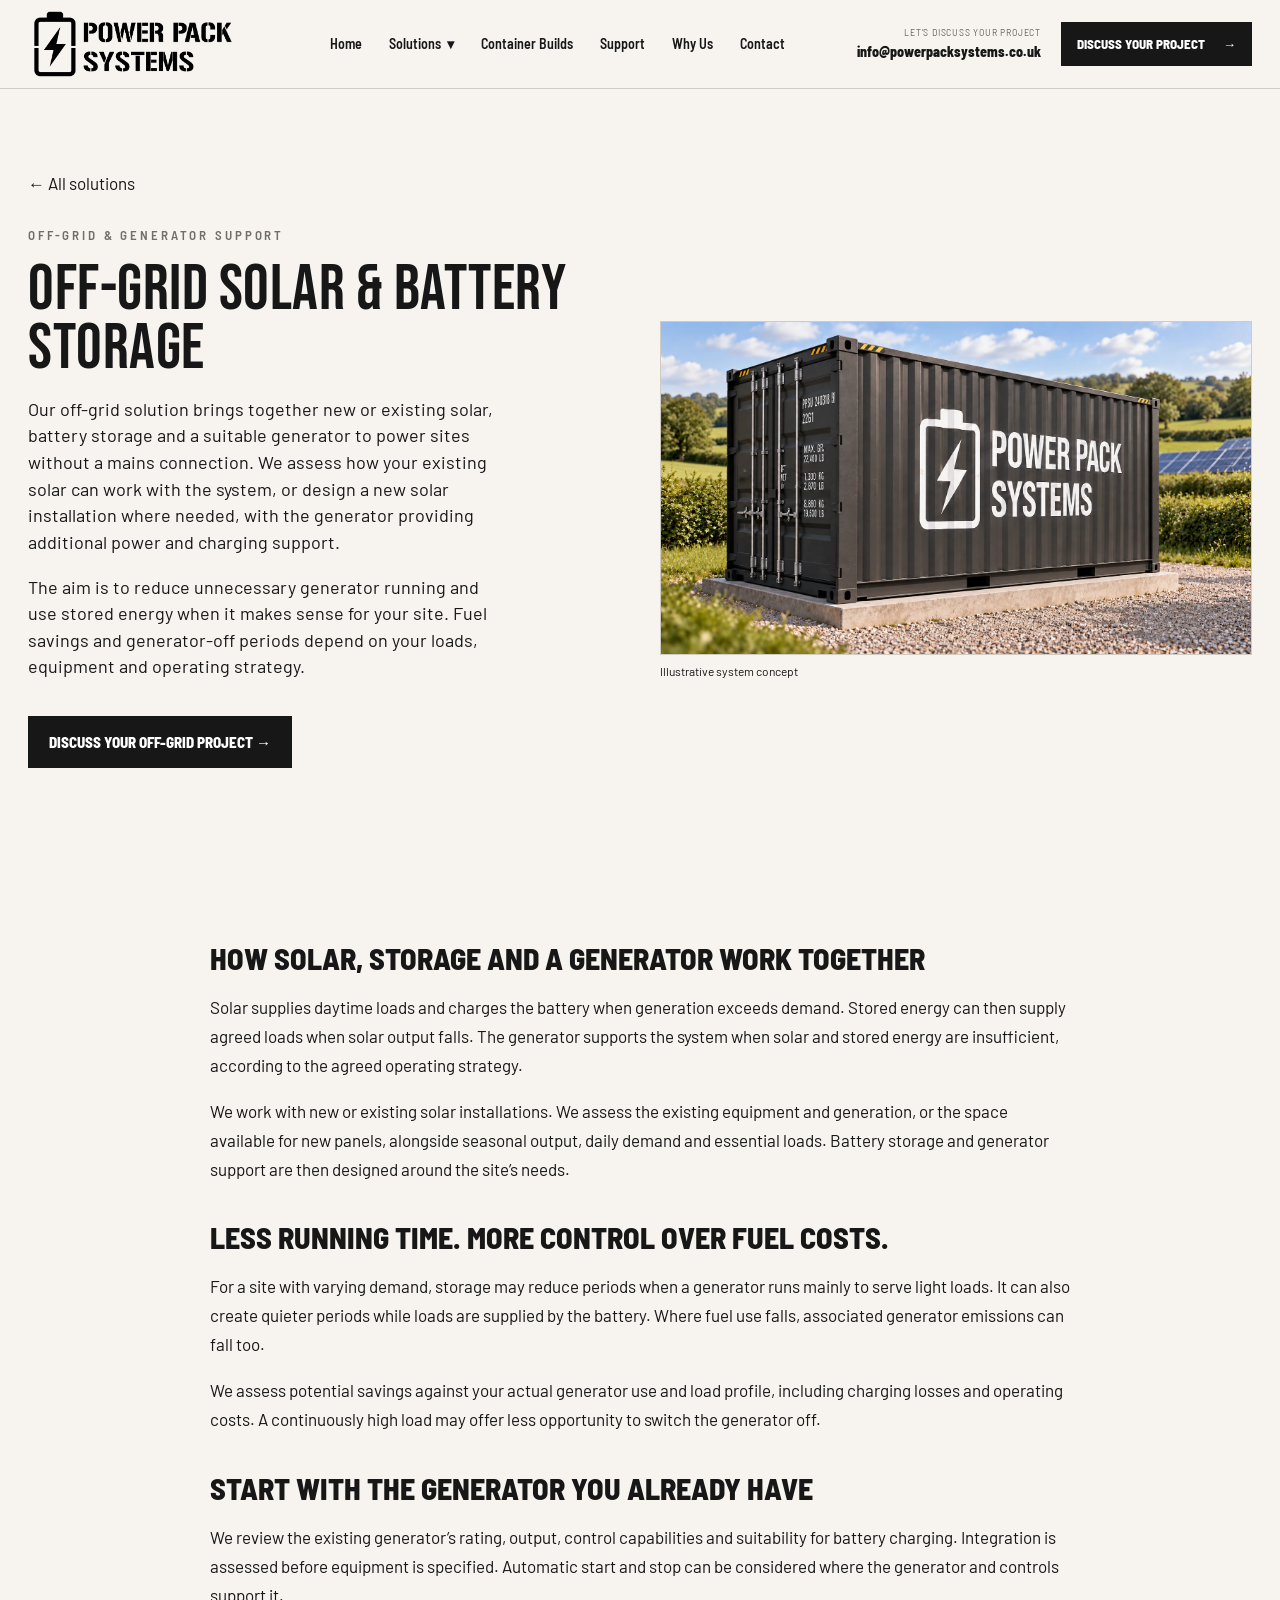
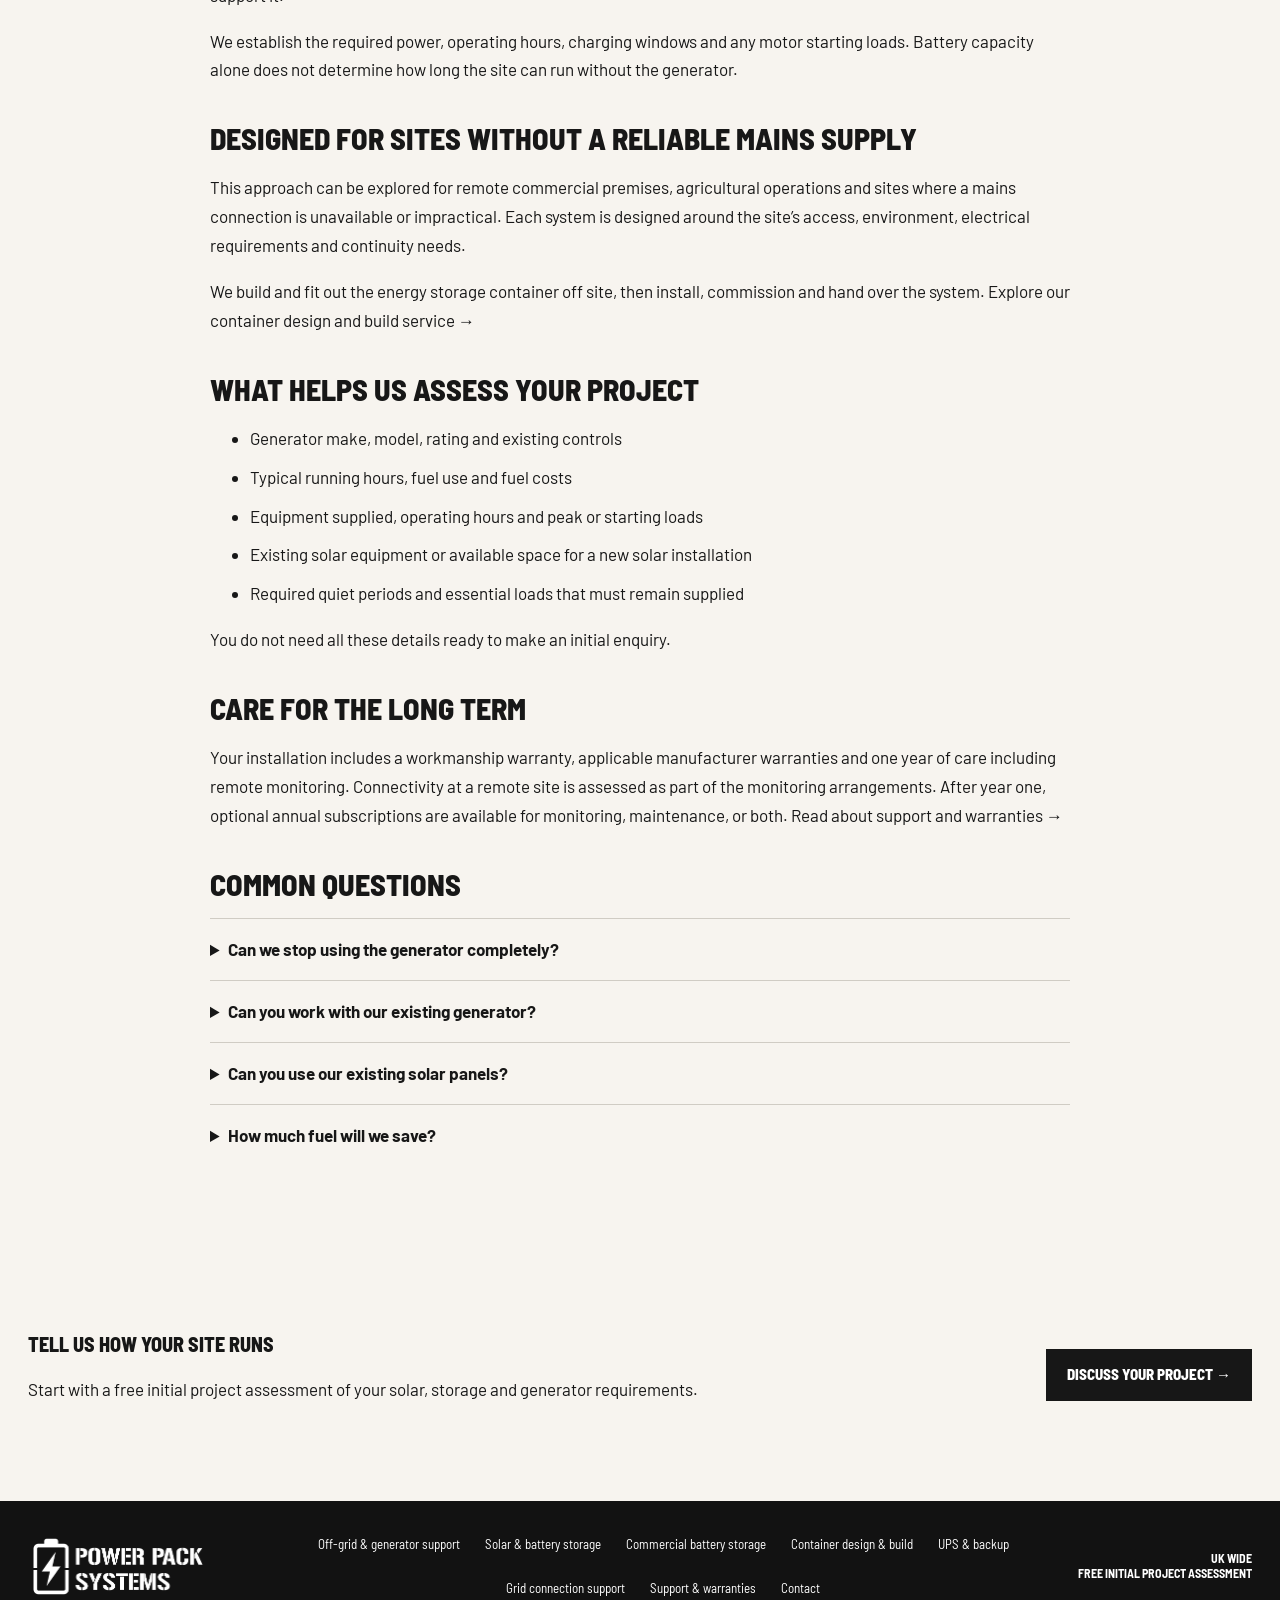
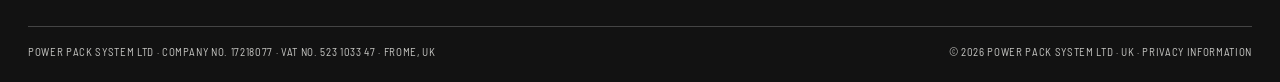
<file: off-grid-generator-support.html>
<!doctype html>
<html lang="en-GB">
<head>
  <meta charset="utf-8">
  <meta name="viewport" content="width=device-width, initial-scale=1">
  <meta name="description" content="Off-grid systems combining new or existing solar with battery storage and generator support, designed around your site to reduce reliance on generator power.">
  <title>Off-grid Solar, Battery Storage &amp; Generator Support | Power Pack Systems</title>

  <!-- Favicons: cropped from the official Power Pack Systems battery symbol -->
  <link rel="icon" href="favicon.ico" sizes="any">
  <link rel="icon" type="image/png" sizes="32x32" href="favicon-32x32.png">
  <link rel="icon" type="image/png" sizes="16x16" href="favicon-16x16.png">
  <link rel="apple-touch-icon" sizes="180x180" href="apple-touch-icon.png">
  <link rel="manifest" href="site.webmanifest">
  <meta name="theme-color" content="#f5f2ec">

  <link rel="stylesheet" href="css/styles.css?v=37">
  <link rel="canonical" href="https://www.powerpacksystems.co.uk/off-grid-generator-support">

  <!-- Search engine structured data: confirmed business details and page hierarchy. -->
  <script type="application/ld+json">
{
  "@context": "https://schema.org",
  "@type": "BreadcrumbList",
  "itemListElement": [
    {
      "@type": "ListItem",
      "position": 1,
      "name": "Home",
      "item": "https://www.powerpacksystems.co.uk/"
    },
    {
      "@type": "ListItem",
      "position": 2,
      "name": "Off-grid solar and battery storage",
      "item": "https://www.powerpacksystems.co.uk/off-grid-generator-support"
    }
  ]
}
  </script>
</head>
<body>
  <header class="site-header">
    <div class="container header-inner">
      <a class="brand" href="./" aria-label="Power Pack Systems home">
        <img src="assets/images/power-pack-systems-logo.png" alt="Power Pack Systems" width="1451" height="551" decoding="async">
      </a>

      <button class="mobile-menu-button" type="button" aria-label="Open menu" aria-expanded="false" aria-controls="primary-navigation">
        <svg viewBox="0 0 24 24" width="24" height="24" fill="none" stroke="currentColor" stroke-width="2" stroke-linecap="round" aria-hidden="true" focusable="false">
          <path d="M4 6h16M4 12h16M4 18h16" />
        </svg>
      </button>

      <nav id="primary-navigation" class="primary-nav" aria-label="Primary navigation"><a href="./">Home</a><details class="solutions-dropdown"><summary>Solutions <span aria-hidden="true">▾</span></summary><nav class="solutions-submenu" aria-label="Solution pages"><a href="./#solutions">All solutions</a><a href="commercial-battery-storage">Fit in Line / Battery Storage</a><a href="commercial-solar-battery-storage">Full System / Solar &amp; Storage</a><a href="ups-backup-systems">UPS &amp; Backup</a><a href="grid-connection-support">Grid Connection Support</a><a href="off-grid-generator-support">Off-grid &amp; Generator Support</a></nav></details><a href="containerised-battery-storage">Container Builds</a><a href="support-warranties">Support</a><a href="./#about">Why Us</a><a href="contact">Contact</a></nav>

      <div class="header-contact">
        <div class="header-email">
          <span>Let’s discuss your project</span>
          <a href="mailto:info@powerpacksystems.co.uk">info@powerpacksystems.co.uk</a>
        </div>
        <a class="button button-dark button-small" href="contact">
          Discuss Your Project <span aria-hidden="true">→</span>
        </a>
      </div>
    </div>
  </header><main id="top">
<section class="section section-paper"><div class="container"><a class="service-back" href="./#solutions">← All solutions</a><div class="service-hero"><div><p class="eyebrow">Off-grid &amp; generator support</p><h1 class="display-heading section-heading">Off-grid solar &amp; battery storage</h1><div class="intro-copy"><p>Our off-grid solution brings together new or existing solar, battery storage and a suitable generator to power sites without a mains connection. We assess how your existing solar can work with the system, or design a new solar installation where needed, with the generator providing additional power and charging support.</p><p>The aim is to reduce unnecessary generator running and use stored energy when it makes sense for your site. Fuel savings and generator-off periods depend on your loads, equipment and operating strategy.</p><a class="button button-dark" href="contact">Discuss Your Off-grid Project →</a></div></div><figure class="offgrid-visual"><img src="assets/images/off-grid-solar-container.webp" alt="Power Pack Systems battery container beside solar panels in a rural setting" width="1672" height="941" decoding="async"><figcaption>Illustrative system concept</figcaption></figure></div></div></section>
<section class="section"><div class="container service-body"><h2>How solar, storage and a generator work together</h2><p>Solar supplies daytime loads and charges the battery when generation exceeds demand. Stored energy can then supply agreed loads when solar output falls. The generator supports the system when solar and stored energy are insufficient, according to the agreed operating strategy.</p><p>We work with new or existing solar installations. We assess the existing equipment and generation, or the space available for new panels, alongside seasonal output, daily demand and essential loads. Battery storage and generator support are then designed around the site’s needs.</p><h2>Less running time. More control over fuel costs.</h2><p>For a site with varying demand, storage may reduce periods when a generator runs mainly to serve light loads. It can also create quieter periods while loads are supplied by the battery. Where fuel use falls, associated generator emissions can fall too.</p><p>We assess potential savings against your actual generator use and load profile, including charging losses and operating costs. A continuously high load may offer less opportunity to switch the generator off.</p><h2>Start with the generator you already have</h2><p>We review the existing generator’s rating, output, control capabilities and suitability for battery charging. Integration is assessed before equipment is specified. Automatic start and stop can be considered where the generator and controls support it.</p><p>We establish the required power, operating hours, charging windows and any motor starting loads. Battery capacity alone does not determine how long the site can run without the generator.</p><h2>Designed for sites without a reliable mains supply</h2><p>This approach can be explored for remote commercial premises, agricultural operations and sites where a mains connection is unavailable or impractical. Each system is designed around the site’s access, environment, electrical requirements and continuity needs.</p><p>We build and fit out the energy storage container off site, then install, commission and hand over the system. <a href="containerised-battery-storage">Explore our container design and build service →</a></p><h2>What helps us assess your project</h2><ul><li>Generator make, model, rating and existing controls</li><li>Typical running hours, fuel use and fuel costs</li><li>Equipment supplied, operating hours and peak or starting loads</li><li>Existing solar equipment or available space for a new solar installation</li><li>Required quiet periods and essential loads that must remain supplied</li></ul><p>You do not need all these details ready to make an initial enquiry.</p><h2>Care for the long term</h2><p>Your installation includes a workmanship warranty, applicable manufacturer warranties and one year of care including remote monitoring. Connectivity at a remote site is assessed as part of the monitoring arrangements. After year one, optional annual subscriptions are available for monitoring, maintenance, or both. <a href="support-warranties">Read about support and warranties →</a></p><h2>Common questions</h2><details class="service-question"><summary>Can we stop using the generator completely?</summary><p>That is not assumed. The generator may still be needed to recharge storage or supply sustained demand. We design the operating strategy around your available energy sources and continuity requirements.</p></details><details class="service-question"><summary>Can you work with our existing generator?</summary><p>Potentially. We first assess its output, condition, controls and compatibility with the proposed inverter and charging equipment.</p></details><details class="service-question"><summary>Can you use our existing solar panels?</summary><p>Yes, subject to an assessment of the existing equipment and its compatibility. We can integrate suitable existing solar with battery storage and generator support, or include a new solar installation where needed.</p></details><details class="service-question"><summary>How much fuel will we save?</summary><p>There is no single figure for every site. We need to understand the generator’s fuel use and the timing and size of the loads before estimating the benefit of storage.</p></details></div></section>
<section class="section section-paper"><div class="container service-cta"><div><h2 class="compact-heading">Tell us how your site runs</h2><p>Start with a free initial project assessment of your solar, storage and generator requirements.</p></div><a class="button button-dark" href="contact">Discuss Your Project →</a></div></section></main>  <footer class="site-footer">
    <div class="container footer-main">
      <a class="footer-brand" href="./" aria-label="Power Pack Systems home">
        <img src="assets/images/power-pack-systems-logo.png" alt="Power Pack Systems" width="1451" height="551" decoding="async">
      </a>

      <nav class="footer-nav" aria-label="Footer navigation"><a href="off-grid-generator-support">Off-grid &amp; generator support</a><a href="commercial-solar-battery-storage">Solar &amp; battery storage</a><a href="commercial-battery-storage">Commercial battery storage</a><a href="containerised-battery-storage">Container design &amp; build</a><a href="ups-backup-systems">UPS &amp; backup</a><a href="grid-connection-support">Grid connection support</a><a href="support-warranties">Support &amp; warranties</a><a href="contact">Contact</a></nav>

      <div class="footer-tagline">UK wide<br>Free initial project assessment</div>
    </div>

    <div class="container footer-bottom">
      <span>Power Pack System Ltd · Company no. 17218077 · VAT no. 523 1033 47 · Frome, UK</span>
      <span>© 2026 Power Pack System Ltd · UK · <a href="privacy">Privacy information</a></span>
    </div>
  </footer><script>
const button = document.querySelector('.mobile-menu-button');
const nav = document.querySelector('.primary-nav');
button.addEventListener('click', () => {
 const open = button.getAttribute('aria-expanded') === 'true';
 button.setAttribute('aria-expanded', String(!open));
 button.setAttribute('aria-label', open ? 'Open menu' : 'Close menu');
 nav.classList.toggle('is-open', !open);
});
</script><script>
(() => {
 const dropdown = document.querySelector('.solutions-dropdown');
 if (!dropdown) return;
 document.addEventListener('click', event => {
  if (!dropdown.contains(event.target)) dropdown.open = false;
 });
 document.addEventListener('keydown', event => {
  if (event.key === 'Escape' && dropdown.open) {
   dropdown.open = false;
   dropdown.querySelector('summary').focus();
  }
 });
 dropdown.querySelectorAll('a').forEach(link => link.addEventListener('click', () => {
  dropdown.open = false;
  document.querySelector('.primary-nav').classList.remove('is-open');
  const toggle = document.querySelector('.mobile-menu-button');
  toggle.setAttribute('aria-expanded', 'false');
  toggle.setAttribute('aria-label', 'Open menu');
 }));
 document.querySelector('.mobile-menu-button').addEventListener('click', () => {
  if (document.querySelector('.mobile-menu-button').getAttribute('aria-expanded') === 'false') dropdown.open = false;
 });
})();
</script>
</body></html>
</file>
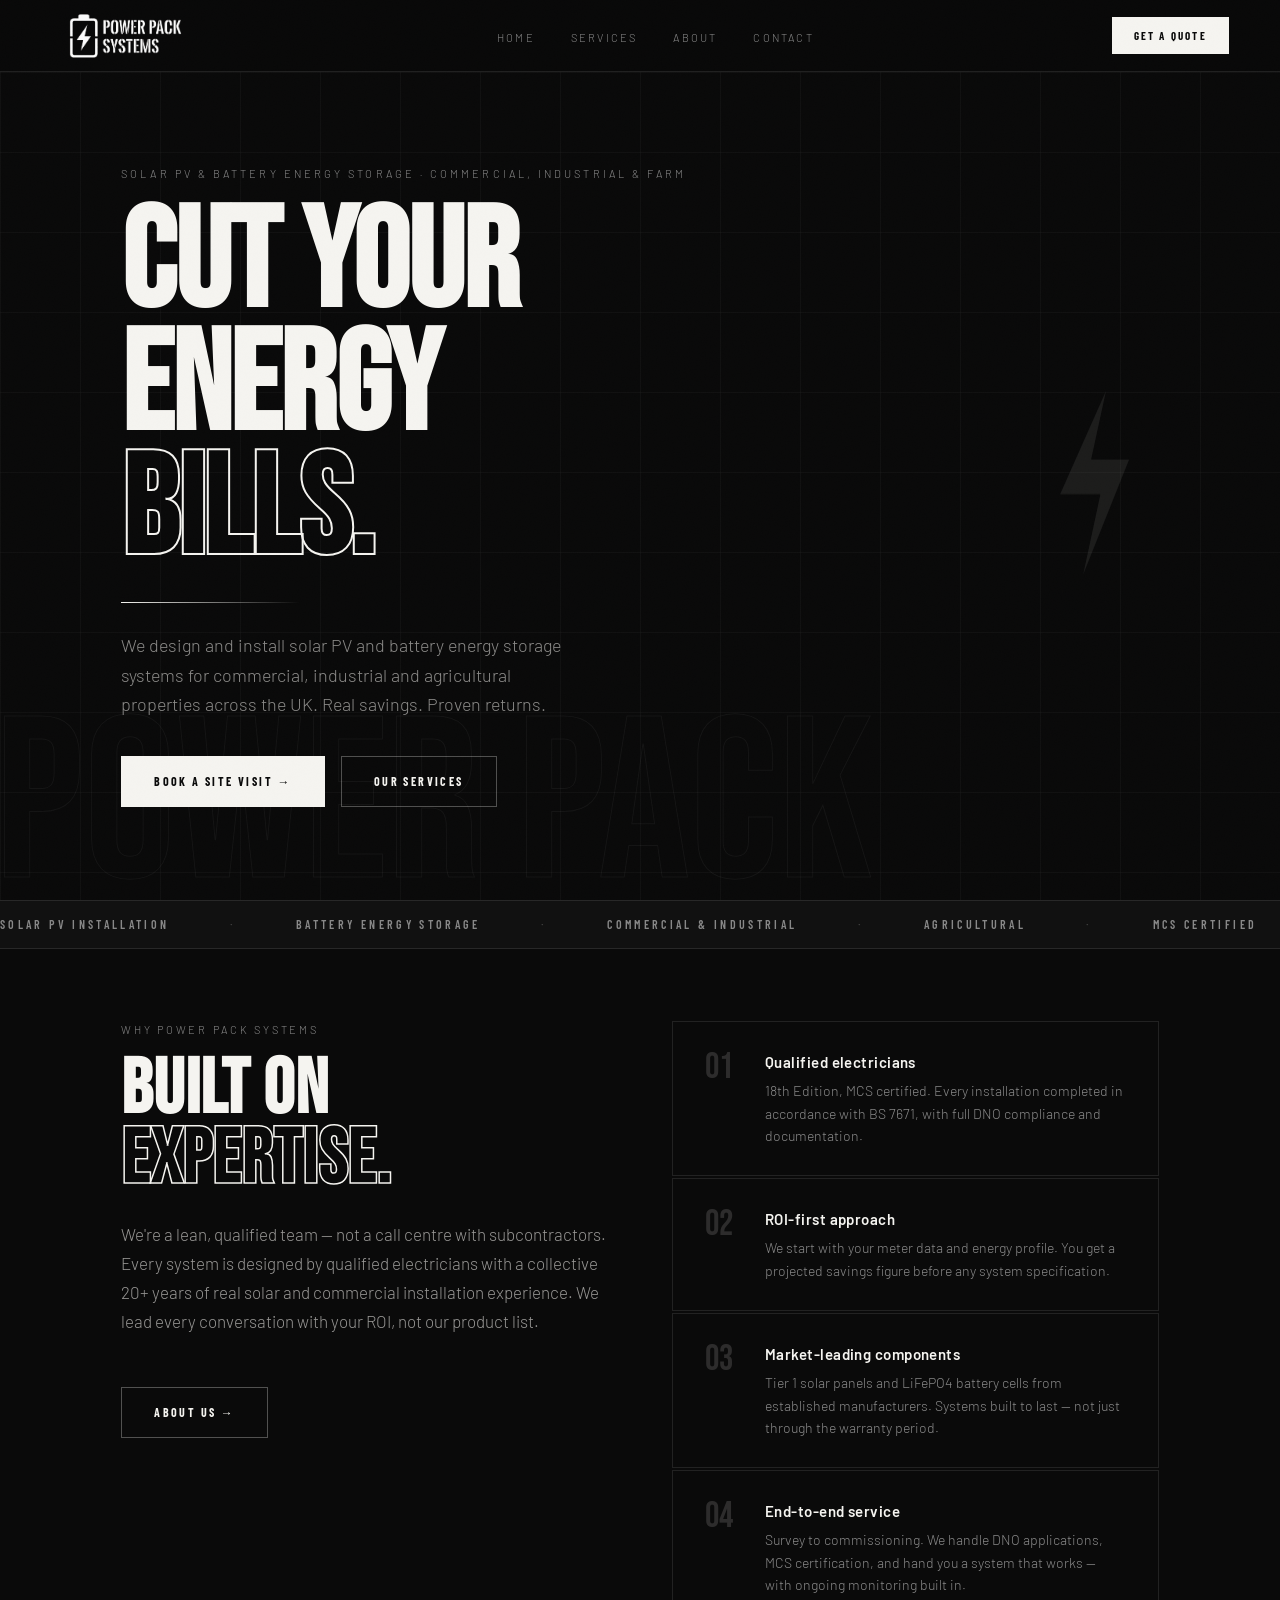
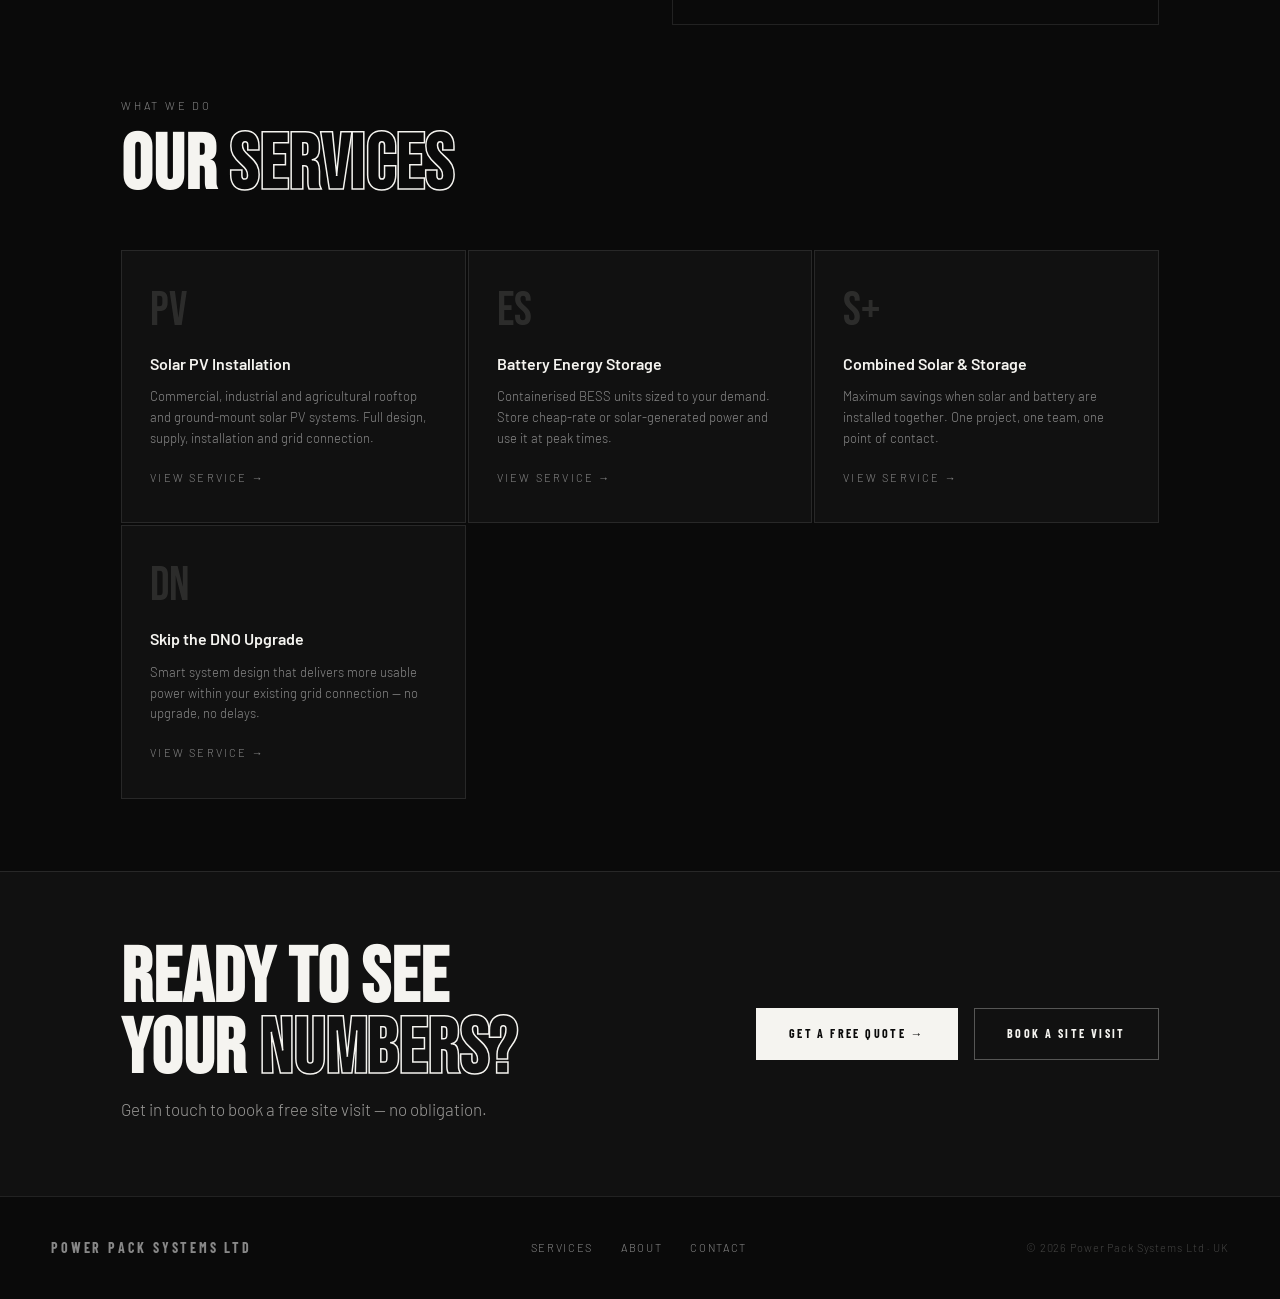
<file: powerpacksystems-website (5).html>
<!DOCTYPE html>
<html lang="en">
<head>
  <link rel="icon" type="image/png" href="[data-uri]">
<meta charset="UTF-8">
<meta name="viewport" content="width=device-width, initial-scale=1.0">
<title>Power Pack Systems — Solar & Battery Energy Storage</title>
<link rel="preconnect" href="https://fonts.googleapis.com">
<link href="https://fonts.googleapis.com/css2?family=Bebas+Neue&family=Barlow:ital,wght@0,300;0,400;0,500;0,600;1,300&family=Barlow+Condensed:wght@400;600;700;900&display=swap" rel="stylesheet">
<style>

/* ============================================================
   RESET & ROOT
   ============================================================ */
*, *::before, *::after { margin: 0; padding: 0; box-sizing: border-box; }

:root {
  --black:   #0a0a0a;
  --off-black:#111111;
  --dark:    #1a1a1a;
  --mid:     #2e2e2e;
  --white:   #f5f4f0;
  --grey:    #888888;
  --light:   #cccccc;
  --border:  rgba(245,244,240,0.1);
  --nav-h:   72px;
}

html { scroll-behavior: smooth; }
body {
  background: var(--black);
  color: var(--white);
  font-family: 'Barlow', sans-serif;
  font-weight: 300;
  font-size: 16px;
  line-height: 1.6;
  min-height: 100vh;
  overflow-x: hidden;
}

/* Grain */
body::after {
  content: '';
  position: fixed; inset: 0; pointer-events: none; z-index: 9999;
  background-image: url("data:image/svg+xml,%3Csvg xmlns='http://www.w3.org/2000/svg'%3E%3Cfilter id='n'%3E%3CfeTurbulence type='fractalNoise' baseFrequency='0.75' numOctaves='4' stitchTiles='stitch'/%3E%3C/filter%3E%3Crect width='100%25' height='100%25' filter='url(%23n)' opacity='0.025'/%3E%3C/svg%3E");
  opacity: 0.5;
}

img { display: block; max-width: 100%; }
a { color: inherit; text-decoration: none; }
button { cursor: pointer; border: none; background: none; font: inherit; }

/* ============================================================
   NAVIGATION
   ============================================================ */
nav {
  position: fixed; top: 0; left: 0; right: 0; z-index: 1000;
  height: var(--nav-h);
  display: flex; align-items: center; justify-content: space-between;
  padding: 0 clamp(24px, 4vw, 60px);
  border-bottom: 1px solid var(--border);
  background: rgba(10,10,10,0.92);
  backdrop-filter: blur(12px);
  -webkit-backdrop-filter: blur(12px);
  transition: border-color 0.3s;
}

.nav-logo {
  display: flex; align-items: center; gap: 12px; cursor: pointer;
}

.nav-logo svg { width: 200px; height: auto; }

.nav-links {
  display: flex; align-items: center; gap: 36px;
  list-style: none;
}

.nav-links a {
  font-size: 11px; letter-spacing: 0.2em; text-transform: uppercase;
  color: var(--grey); transition: color 0.2s; position: relative;
}
.nav-links a::after {
  content: ''; position: absolute; bottom: -4px; left: 0; right: 0;
  height: 1px; background: var(--white);
  transform: scaleX(0); transform-origin: left; transition: transform 0.25s;
}
.nav-links a:hover, .nav-links a.active { color: var(--white); }
.nav-links a:hover::after, .nav-links a.active::after { transform: scaleX(1); }

.nav-cta {
  background: var(--white); color: var(--black);
  font-family: 'Barlow Condensed', sans-serif; font-weight: 700;
  font-size: 11px; letter-spacing: 0.2em; text-transform: uppercase;
  padding: 10px 22px; transition: background 0.2s, color 0.2s;
}
.nav-cta:hover { background: transparent; color: var(--white); border: 1px solid var(--white); }

.hamburger {
  display: none; flex-direction: column; gap: 5px;
  padding: 4px; cursor: pointer;
}
.hamburger span { display: block; width: 24px; height: 1.5px; background: var(--white); transition: transform 0.3s, opacity 0.3s; }
.hamburger.open span:nth-child(1) { transform: translateY(6.5px) rotate(45deg); }
.hamburger.open span:nth-child(2) { opacity: 0; }
.hamburger.open span:nth-child(3) { transform: translateY(-6.5px) rotate(-45deg); }

.mobile-menu {
  display: none; position: fixed; inset: var(--nav-h) 0 0 0;
  background: var(--black); z-index: 999; padding: 40px 24px;
  flex-direction: column; gap: 28px;
}
.mobile-menu.open { display: flex; }
.mobile-menu a {
  font-family: 'Bebas Neue', sans-serif; font-size: 36px; letter-spacing: 0.05em;
  color: var(--grey); transition: color 0.2s;
}
.mobile-menu a:hover, .mobile-menu a.active { color: var(--white); }
.mobile-menu .mob-cta {
  margin-top: 16px; display: inline-block;
  background: var(--white); color: var(--black);
  font-family: 'Barlow Condensed', sans-serif; font-weight: 700;
  font-size: 13px; letter-spacing: 0.2em; text-transform: uppercase;
  padding: 14px 28px; width: fit-content;
}

/* ============================================================
   PAGES (single-page routing)
   ============================================================ */
.page { display: none; padding-top: var(--nav-h); min-height: 100vh; }
.page.active { display: block; }

/* ============================================================
   SHARED COMPONENTS
   ============================================================ */
.container { max-width: 1140px; margin: 0 auto; padding: 0 clamp(24px,4vw,60px); }

.section { padding: clamp(60px, 8vh, 120px) 0; }

.eyebrow {
  font-size: 11px; letter-spacing: 0.25em; text-transform: uppercase;
  color: var(--grey); margin-bottom: 16px; display: block;
}

.section-title {
  font-family: 'Bebas Neue', sans-serif;
  font-size: clamp(42px, 6vw, 80px);
  line-height: 0.92; letter-spacing: 0.01em; color: var(--white);
  margin-bottom: 24px;
}

.section-title .outline {
  color: transparent; -webkit-text-stroke: 1.5px var(--white);
}

.body-text {
  font-size: clamp(15px, 1.4vw, 17px); color: rgba(245,244,240,0.6);
  line-height: 1.7; max-width: 560px;
}

.rule { width: 60px; height: 2px; background: var(--white); margin-bottom: 32px; }

.btn-primary {
  display: inline-block;
  background: var(--white); color: var(--black);
  font-family: 'Barlow Condensed', sans-serif; font-weight: 700;
  font-size: 12px; letter-spacing: 0.2em; text-transform: uppercase;
  padding: 15px 32px; transition: background 0.2s, color 0.2s, border 0.2s;
  border: 1px solid var(--white);
}
.btn-primary:hover { background: transparent; color: var(--white); }

.btn-outline {
  display: inline-block;
  background: transparent; color: var(--white);
  font-family: 'Barlow Condensed', sans-serif; font-weight: 700;
  font-size: 12px; letter-spacing: 0.2em; text-transform: uppercase;
  padding: 15px 32px; border: 1px solid rgba(245,244,240,0.3);
  transition: border-color 0.2s, color 0.2s;
}
.btn-outline:hover { border-color: var(--white); color: var(--white); }

/* ============================================================
   FOOTER
   ============================================================ */
footer {
  border-top: 1px solid var(--border);
  padding: 40px clamp(24px,4vw,60px);
  display: flex; justify-content: space-between; align-items: center;
  flex-wrap: wrap; gap: 16px;
}
.footer-logo { font-family: 'Barlow Condensed', sans-serif; font-weight: 700; font-size: 14px; letter-spacing: 0.2em; color: var(--grey); }
.footer-links { display: flex; gap: 28px; }
.footer-links a { font-size: 11px; letter-spacing: 0.15em; text-transform: uppercase; color: var(--grey); transition: color 0.2s; }
.footer-links a:hover { color: var(--white); }
.footer-copy { font-size: 11px; color: rgba(245,244,240,0.25); letter-spacing: 0.08em; }

/* ============================================================
   PAGE: HOME
   ============================================================ */

/* Hero */
.hero {
  position: relative; min-height: calc(100vh - var(--nav-h));
  display: flex; flex-direction: column; justify-content: center;
  padding: clamp(60px,8vh,100px) clamp(24px,4vw,60px);
  overflow: hidden;
}

.hero-grid {
  position: absolute; inset: 0;
  background-image:
    linear-gradient(rgba(245,244,240,0.03) 1px, transparent 1px),
    linear-gradient(90deg, rgba(245,244,240,0.03) 1px, transparent 1px);
  background-size: 80px 80px;
  animation: gridDrift 50s linear infinite;
}
@keyframes gridDrift { to { background-position: 80px 80px; } }

.hero-bg-text {
  position: absolute; bottom: -0.1em; left: -0.02em;
  font-family: 'Bebas Neue', sans-serif;
  font-size: clamp(120px, 18vw, 280px);
  color: transparent; -webkit-text-stroke: 1px rgba(245,244,240,0.05);
  line-height: 1; white-space: nowrap; pointer-events: none; z-index: 0;
  animation: fadeUp 1.2s ease both; animation-delay: 0.2s;
}

.hero-bolt {
  position: absolute; right: clamp(60px,10vw,180px); top: 50%;
  transform: translateY(-50%);
  opacity: 0; animation: boltIn 1s ease both; animation-delay: 0.6s;
  z-index: 1; pointer-events: none;
}
.hero-bolt svg { width: clamp(80px,9vw,160px); opacity: 0.08; }
@keyframes boltIn { from { opacity: 0; transform: translateY(-50%) scale(0.7); } to { opacity: 1; transform: translateY(-50%) scale(1); } }

.hero-content { position: relative; z-index: 2; max-width: 1140px; margin: 0 auto; width: 100%; }

.hero-eyebrow {
  font-size: 11px; letter-spacing: 0.28em; text-transform: uppercase;
  color: var(--grey); margin-bottom: 20px;
  opacity: 0; animation: fadeUp 0.7s ease both; animation-delay: 0.3s;
}

.hero-title {
  font-family: 'Bebas Neue', sans-serif;
  font-size: clamp(72px, 11vw, 180px);
  line-height: 0.88; letter-spacing: -0.01em;
  opacity: 0; animation: fadeUp 0.8s ease both; animation-delay: 0.45s;
}
.hero-title .outline { color: transparent; -webkit-text-stroke: 2px var(--white); }

.hero-rule {
  width: 0; height: 1px; background: linear-gradient(90deg, var(--white), transparent);
  margin: 28px 0;
  animation: lineGrow 1s cubic-bezier(0.4,0,0.2,1) both; animation-delay: 0.8s;
}
@keyframes lineGrow { from { width: 0; opacity: 0; } to { width: clamp(80px,14vw,200px); opacity: 1; } }

.hero-sub {
  font-size: clamp(15px,1.4vw,18px); color: rgba(245,244,240,0.55);
  max-width: 460px; line-height: 1.65; margin-bottom: 36px;
  opacity: 0; animation: fadeUp 0.7s ease both; animation-delay: 0.9s;
}

.hero-btns {
  display: flex; gap: 16px; flex-wrap: wrap;
  opacity: 0; animation: fadeUp 0.7s ease both; animation-delay: 1.05s;
}

.hero-stats {
  display: grid; grid-template-columns: repeat(3, auto); gap: 0;
  margin-top: clamp(60px,8vh,100px); border-top: 1px solid var(--border);
  padding-top: clamp(32px,4vh,48px);
  opacity: 0; animation: fadeUp 0.7s ease both; animation-delay: 1.2s;
}

.stat { padding-right: 48px; }
.stat + .stat { border-left: 1px solid var(--border); padding-left: 48px; padding-right: 48px; }
.stat-num {
  font-family: 'Bebas Neue', sans-serif; font-size: clamp(42px,5vw,68px);
  line-height: 1; letter-spacing: 0.02em; color: var(--white);
}
.stat-label { font-size: 11px; letter-spacing: 0.18em; text-transform: uppercase; color: var(--grey); margin-top: 4px; }

/* Marquee strip */
.marquee-wrap {
  border-top: 1px solid var(--border); border-bottom: 1px solid var(--border);
  overflow: hidden; background: var(--off-black); padding: 14px 0;
}
.marquee-track {
  display: flex; gap: 60px; width: max-content;
  animation: marquee 28s linear infinite;
}
@keyframes marquee { from { transform: translateX(0); } to { transform: translateX(-50%); } }
.marquee-item {
  font-family: 'Barlow Condensed', sans-serif; font-weight: 600;
  font-size: 12px; letter-spacing: 0.28em; text-transform: uppercase;
  color: var(--grey); white-space: nowrap; display: flex; align-items: center; gap: 60px;
}
.marquee-item::after { content: '·'; color: rgba(245,244,240,0.2); }

/* Why section */
.why-grid {
  display: grid; grid-template-columns: 1fr 1fr; gap: clamp(40px,5vw,80px);
  align-items: start;
}
.why-cards { display: flex; flex-direction: column; gap: 2px; }
.why-card {
  border: 1px solid var(--border); padding: 28px 32px;
  display: flex; gap: 24px; align-items: flex-start;
  transition: border-color 0.25s, background 0.25s;
}
.why-card:hover { border-color: rgba(245,244,240,0.3); background: rgba(245,244,240,0.03); }
.why-num {
  font-family: 'Bebas Neue', sans-serif; font-size: 36px; color: rgba(245,244,240,0.15);
  line-height: 1; flex-shrink: 0; min-width: 36px;
}
.why-card-title { font-weight: 600; font-size: 15px; margin-bottom: 6px; letter-spacing: 0.03em; }
.why-card-body { font-size: 14px; color: var(--grey); line-height: 1.6; }

/* Services preview */
.services-grid {
  display: grid; grid-template-columns: repeat(3, 1fr); gap: 2px; margin-top: 48px;
}
.service-card {
  background: var(--off-black); border: 1px solid var(--border);
  padding: 36px 28px; transition: border-color 0.25s; cursor: pointer; position: relative; overflow: hidden;
}
.service-card::before {
  content: ''; position: absolute; bottom: 0; left: 0; right: 0; height: 2px;
  background: var(--white); transform: scaleX(0); transform-origin: left;
  transition: transform 0.3s;
}
.service-card:hover { border-color: rgba(245,244,240,0.3); }
.service-card:hover::before { transform: scaleX(1); }
.service-icon { font-family: 'Bebas Neue', sans-serif; font-size: 48px; line-height: 1; color: rgba(245,244,240,0.12); margin-bottom: 16px; }
.service-card-title { font-weight: 600; font-size: 16px; margin-bottom: 10px; }
.service-card-body { font-size: 13px; color: var(--grey); line-height: 1.6; }
.service-arrow { margin-top: 20px; font-size: 11px; letter-spacing: 0.2em; text-transform: uppercase; color: var(--grey); transition: color 0.2s; }
.service-card:hover .service-arrow { color: var(--white); }

/* ============================================================
   PAGE: SERVICES
   ============================================================ */
.services-hero {
  padding: clamp(80px,10vh,140px) 0 clamp(40px,5vh,80px);
  border-bottom: 1px solid var(--border);
  position: relative; overflow: hidden;
}
.services-hero-bg {
  position: absolute; right: -40px; top: 50%; transform: translateY(-50%);
  font-family: 'Bebas Neue', sans-serif; font-size: clamp(100px,16vw,240px);
  color: transparent; -webkit-text-stroke: 1px rgba(245,244,240,0.04);
  pointer-events: none; white-space: nowrap;
}

.service-full {
  padding: clamp(60px,8vh,100px) 0;
  border-bottom: 1px solid var(--border);
}
.service-full-inner {
  display: grid; grid-template-columns: 1fr 1fr; gap: clamp(40px,6vw,100px);
  align-items: start;
}
.service-full-inner.reverse { direction: rtl; }
.service-full-inner.reverse > * { direction: ltr; }

.service-tag {
  display: inline-block; border: 1px solid var(--border); padding: 4px 14px;
  font-size: 10px; letter-spacing: 0.22em; text-transform: uppercase;
  color: var(--grey); margin-bottom: 20px;
}
.service-full-title {
  font-family: 'Bebas Neue', sans-serif; font-size: clamp(36px,5vw,68px);
  line-height: 0.92; margin-bottom: 20px;
}
.service-includes { margin-top: 32px; }
.service-includes-label { font-size: 10px; letter-spacing: 0.22em; text-transform: uppercase; color: var(--grey); margin-bottom: 12px; }
.include-item {
  display: flex; align-items: flex-start; gap: 12px; padding: 10px 0;
  border-bottom: 1px solid var(--border); font-size: 14px; color: rgba(245,244,240,0.7);
}
.include-item::before { content: '—'; color: var(--grey); flex-shrink: 0; margin-top: 1px; }

.service-visual {
  background: var(--off-black);
  aspect-ratio: 4/3; display: flex; align-items: center; justify-content: center;
  position: relative; overflow: hidden; border: none;
}
.service-visual-num {
  font-family: 'Bebas Neue', sans-serif; font-size: clamp(100px,14vw,200px);
  color: rgba(245,244,240,0.05); line-height: 1; pointer-events: none;
}
.service-visual-icon {
  position: absolute; bottom: 24px; right: 24px;
  font-size: 11px; letter-spacing: 0.2em; text-transform: uppercase; color: var(--grey);
}

/* Systems table */
.systems-section { background: var(--off-black); padding: clamp(60px,8vh,100px) 0; }
.systems-table { width: 100%; border-collapse: collapse; margin-top: 40px; }
.systems-table th {
  text-align: left; font-size: 10px; letter-spacing: 0.22em; text-transform: uppercase;
  color: var(--grey); padding: 12px 20px; border-bottom: 1px solid var(--border);
}
.systems-table td {
  padding: 18px 20px; border-bottom: 1px solid var(--border);
  font-size: 14px; color: rgba(245,244,240,0.75); vertical-align: top;
}
.systems-table tr:hover td { background: rgba(245,244,240,0.02); }
.systems-table .tier { font-weight: 600; color: var(--white); font-size: 15px; }

/* ============================================================
   PAGE: ABOUT
   ============================================================ */
.about-hero {
  padding: clamp(80px,10vh,140px) 0 clamp(40px,5vh,80px);
  border-bottom: 1px solid var(--border);
}
.about-hero-inner { display: grid; grid-template-columns: 1fr 1fr; gap: 60px; align-items: end; }

.values-grid { display: grid; grid-template-columns: 1fr 1fr; gap: 2px; margin-top: 48px; }
.value-card {
  border: 1px solid var(--border); padding: 32px;
  transition: border-color 0.25s;
}
.value-card:hover { border-color: rgba(245,244,240,0.3); }
.value-num { font-family: 'Bebas Neue', sans-serif; font-size: 48px; color: rgba(245,244,240,0.1); line-height: 1; margin-bottom: 12px; }
.value-title { font-weight: 600; font-size: 15px; margin-bottom: 8px; }
.value-body { font-size: 14px; color: var(--grey); line-height: 1.6; }

.creds-section { background: var(--off-black); padding: clamp(60px,8vh,100px) 0; border-top: 1px solid var(--border); }
.creds-grid { display: grid; grid-template-columns: repeat(4,1fr); gap: 2px; margin-top: 40px; }
.cred-card { border: 1px solid var(--border); padding: 28px 24px; text-align: center; }
.cred-title { font-weight: 600; font-size: 13px; margin-bottom: 6px; letter-spacing: 0.05em; }
.cred-body { font-size: 12px; color: var(--grey); line-height: 1.5; }

.process-section { padding: clamp(60px,8vh,100px) 0; border-top: 1px solid var(--border); }
.process-steps { display: grid; grid-template-columns: repeat(5,1fr); gap: 0; margin-top: 48px; position: relative; }
.process-steps::before {
  content: ''; position: absolute; top: 24px; left: 10%; right: 10%; height: 1px;
  background: linear-gradient(90deg, transparent, var(--border) 20%, var(--border) 80%, transparent);
}
.step { padding: 0 16px; text-align: center; position: relative; }
.step-dot {
  width: 12px; height: 12px; background: var(--white); border-radius: 50%;
  margin: 18px auto 20px; position: relative; z-index: 1;
}
.step-num { font-family: 'Bebas Neue', sans-serif; font-size: 14px; color: var(--grey); margin-bottom: 8px; }
.step-title { font-weight: 600; font-size: 13px; margin-bottom: 6px; }
.step-body { font-size: 12px; color: var(--grey); line-height: 1.5; }

/* ============================================================
   PAGE: CALCULATOR
   ============================================================ */
.calc-page-hero {
  padding: clamp(60px,8vh,100px) 0 clamp(40px,5vh,60px);
  border-bottom: 1px solid var(--border);
}

.calc-layout {
  display: grid; grid-template-columns: 1fr 1fr; gap: 40px;
  padding: clamp(40px,6vh,80px) 0;
  align-items: start;
}

.calc-panel {
  background: var(--off-black); border: 1px solid var(--border); padding: 36px;
  position: sticky; top: calc(var(--nav-h) + 24px);
}
.calc-panel-title {
  font-family: 'Bebas Neue', sans-serif; font-size: 22px; letter-spacing: 0.06em;
  color: var(--grey); margin-bottom: 28px; text-transform: uppercase;
}

.field { margin-bottom: 28px; }
.field label {
  display: block; font-size: 10px; letter-spacing: 0.18em; text-transform: uppercase;
  color: var(--grey); margin-bottom: 8px;
}
.field-hint { font-size: 11px; color: rgba(245,244,240,0.3); margin-top: 5px; }

input[type="range"] {
  -webkit-appearance: none; width: 100%; height: 2px;
  background: rgba(245,244,240,0.15); border-radius: 1px; outline: none; margin: 8px 0 4px;
}
input[type="range"]::-webkit-slider-thumb {
  -webkit-appearance: none; width: 16px; height: 16px; background: var(--white);
  border-radius: 50%; cursor: pointer; box-shadow: 0 0 10px rgba(245,244,240,0.3);
  transition: box-shadow 0.2s;
}
input[type="range"]::-webkit-slider-thumb:hover { box-shadow: 0 0 18px rgba(245,244,240,0.6); }

.range-row { display: flex; justify-content: space-between; align-items: center; margin-bottom: 4px; }
.range-edge { font-size: 11px; color: rgba(245,244,240,0.3); }
.range-val { font-family: 'Bebas Neue', sans-serif; font-size: 26px; color: var(--white); letter-spacing: 0.04em; }

select {
  width: 100%; background: rgba(245,244,240,0.05); border: 1px solid rgba(245,244,240,0.15);
  color: var(--white); font-family: 'Barlow', sans-serif; font-size: 14px;
  padding: 10px 14px; outline: none; cursor: pointer; appearance: none;
  background-image: url("data:image/svg+xml,%3Csvg xmlns='http://www.w3.org/2000/svg' width='12' height='8'%3E%3Cpath fill='%23888' d='M1 1l5 5 5-5'/%3E%3C/svg%3E");
  background-repeat: no-repeat; background-position: right 14px center;
  transition: border-color 0.2s;
}
select:focus { border-color: rgba(245,244,240,0.4); }
select option { background: #1a1a1a; }

.results-col { display: flex; flex-direction: column; gap: 16px; }

.result-card {
  background: var(--off-black); border: 1px solid var(--border); padding: 28px 32px;
  transition: border-color 0.3s; position: relative; overflow: hidden;
}
.result-card.highlight { background: linear-gradient(135deg, #111, #141a14); border-color: rgba(245,244,240,0.2); }
.result-card::after {
  content: ''; position: absolute; top: 0; right: 0;
  width: 60px; height: 60px;
  background: radial-gradient(circle, rgba(245,244,240,0.04) 0%, transparent 70%);
  pointer-events: none;
}
.result-label { font-size: 10px; letter-spacing: 0.2em; text-transform: uppercase; color: var(--grey); margin-bottom: 8px; }
.result-big { font-family: 'Bebas Neue', sans-serif; font-size: 54px; line-height: 1; letter-spacing: 0.02em; color: var(--white); }
.result-sub { font-size: 13px; color: var(--grey); margin-top: 6px; line-height: 1.5; }
.result-bar { background: rgba(245,244,240,0.08); border-radius: 1px; height: 4px; margin-top: 14px; overflow: hidden; }
.result-bar-fill { height: 100%; background: var(--white); transition: width 0.6s cubic-bezier(0.4,0,0.2,1); }

.calc-cta-box {
  border: 1px solid var(--border); padding: 32px; margin-top: 16px;
  background: var(--off-black);
}
.calc-cta-box h3 { font-family: 'Bebas Neue', sans-serif; font-size: 26px; margin-bottom: 10px; }
.calc-cta-box p { font-size: 13px; color: var(--grey); line-height: 1.6; margin-bottom: 20px; }

/* ============================================================
   PAGE: CONTACT
   ============================================================ */
.contact-hero {
  padding: clamp(80px,10vh,140px) 0 clamp(40px,5vh,80px);
  border-bottom: 1px solid var(--border);
}
.contact-layout {
  display: grid; grid-template-columns: 1fr 1fr; gap: clamp(40px,6vw,100px);
  padding: clamp(60px,8vh,100px) 0;
  align-items: start;
}
.contact-info { position: sticky; top: calc(var(--nav-h) + 32px); }
.contact-info-item { padding: 24px 0; border-bottom: 1px solid var(--border); }
.contact-info-item:first-child { border-top: 1px solid var(--border); }
.contact-info-label { font-size: 10px; letter-spacing: 0.22em; text-transform: uppercase; color: var(--grey); margin-bottom: 6px; }
.contact-info-val { font-size: 16px; font-weight: 400; color: var(--white); }
.contact-info-val a { transition: color 0.2s; }
.contact-info-val a:hover { color: var(--grey); }

.form-group { margin-bottom: 24px; }
.form-group label {
  display: block; font-size: 10px; letter-spacing: 0.18em; text-transform: uppercase;
  color: var(--grey); margin-bottom: 8px;
}
.form-group input, .form-group textarea, .form-group select {
  width: 100%; background: rgba(245,244,240,0.04); border: 1px solid rgba(245,244,240,0.12);
  color: var(--white); font-family: 'Barlow', sans-serif; font-size: 15px;
  padding: 13px 16px; outline: none; transition: border-color 0.2s, background 0.2s;
  resize: none;
}
.form-group input::placeholder,
.form-group textarea::placeholder { color: rgba(245,244,240,0.2); }
.form-group input:focus, .form-group textarea:focus, .form-group select:focus {
  border-color: rgba(245,244,240,0.4); background: rgba(245,244,240,0.06);
}
.form-group textarea { height: 140px; }
.form-row { display: grid; grid-template-columns: 1fr 1fr; gap: 16px; }
.form-submit { width: 100%; background: var(--white); color: var(--black);
  font-family: 'Barlow Condensed', sans-serif; font-weight: 700;
  font-size: 13px; letter-spacing: 0.2em; text-transform: uppercase;
  padding: 16px; border: 1px solid var(--white);
  transition: background 0.2s, color 0.2s; cursor: pointer; margin-top: 8px;
}
.form-submit:hover { background: transparent; color: var(--white); }

.form-success {
  display: none; padding: 28px 32px; border: 1px solid rgba(245,244,240,0.2);
  background: rgba(245,244,240,0.04); text-align: center;
}
.form-success h3 { font-family: 'Bebas Neue', sans-serif; font-size: 32px; margin-bottom: 10px; }
.form-success p { font-size: 14px; color: var(--grey); }

/* ============================================================
   ANIMATIONS
   ============================================================ */
@keyframes fadeUp {
  from { opacity: 0; transform: translateY(22px); }
  to   { opacity: 1; transform: translateY(0); }
}

.fade-in { opacity: 0; transform: translateY(20px); transition: opacity 0.6s ease, transform 0.6s ease; }
.fade-in.visible { opacity: 1; transform: translateY(0); }

/* ============================================================
   RESPONSIVE
   ============================================================ */
@media (max-width: 900px) {
  .why-grid, .service-full-inner, .about-hero-inner,
  .calc-layout, .contact-layout { grid-template-columns: 1fr; }
  .service-full-inner.reverse { direction: ltr; }
  .services-grid { grid-template-columns: 1fr 1fr; }
  .creds-grid { grid-template-columns: 1fr 1fr; }
  .process-steps { grid-template-columns: 1fr 1fr; gap: 24px; }
  .process-steps::before { display: none; }

  .hero-stats { grid-template-columns: 1fr 1fr; }
  .stat + .stat { border-left: none; padding-left: 0; }
  .calc-panel { position: static; }
  .contact-info { position: static; }
}
@media (max-width: 640px) {
  .nav-links, .nav-cta { display: none; }
  .hamburger { display: flex; }
  .services-grid, .values-grid, .creds-grid { grid-template-columns: 1fr; }
  .process-steps { grid-template-columns: 1fr; }
  .form-row { grid-template-columns: 1fr; }
  .hero-stats { grid-template-columns: 1fr; }
  .stat + .stat { border-left: none; border-top: 1px solid var(--border); padding: 24px 0 0 0; margin-top: 24px; }
}

</style>
</head>
<body>

<!-- ============================================================
     NAVIGATION
     ============================================================ -->
<nav>
  <div class="nav-logo" onclick="navigate('home')">
    <img src="images/logo.png" alt="Power Pack Systems" style="height:58px;width:auto;display:block;">
  </div>
  <ul class="nav-links">
    <li><a href="#" onclick="navigate('home')" data-page="home">Home</a></li>
    <li><a href="#" onclick="navigate('services')" data-page="services">Services</a></li>
    <li><a href="#" onclick="navigate('about')" data-page="about">About</a></li>
    <li><a href="#" onclick="navigate('contact')" data-page="contact">Contact</a></li>
  </ul>
  <button class="nav-cta" onclick="navigate('contact')">Get a Quote</button>
  <button class="hamburger" id="hamburger" onclick="toggleMobile()" aria-label="Menu">
    <span></span><span></span><span></span>
  </button>
</nav>

<!-- Mobile menu -->
<div class="mobile-menu" id="mobileMenu">
  <a href="#" onclick="navigate('home');toggleMobile()" data-page="home">Home</a>
  <a href="#" onclick="navigate('services');toggleMobile()" data-page="services">Services</a>
  <a href="#" onclick="navigate('about');toggleMobile()" data-page="about">About</a>
  <a href="#" onclick="navigate('contact');toggleMobile()" data-page="contact">Contact</a>
  <a href="#" class="mob-cta" onclick="navigate('contact');toggleMobile()">Get a Quote</a>
</div>

<!-- ============================================================
     PAGE: HOME
     ============================================================ -->
<div class="page active" id="page-home">

  <!-- Hero -->
  <section class="hero">
    <div class="hero-grid"></div>
    <div class="hero-bg-text">POWER PACK</div>
    <div class="hero-bolt">
      <svg viewBox="0 0 100 160" fill="none" xmlns="http://www.w3.org/2000/svg">
        <polygon points="60,0 20,90 55,90 40,160 80,60 47,60" fill="#f5f4f0"/>
      </svg>
    </div>
    <div class="hero-content container">
      <p class="hero-eyebrow">Solar PV & Battery Energy Storage · Commercial, Industrial & Farm</p>
      <h1 class="hero-title">Cut Your<br>Energy<br><span class="outline">Bills.</span></h1>
      <div class="hero-rule"></div>
      <p class="hero-sub">We design and install solar PV and battery energy storage systems for commercial, industrial and agricultural properties across the UK. Real savings. Proven returns.</p>
      <div class="hero-btns">
        <button class="btn-primary" onclick="navigate('contact')">Book a Site Visit →</button>
        <button class="btn-outline" onclick="navigate('services')">Our Services</button>
      </div>

    </div>
  </section>

  <!-- Marquee -->
  <div class="marquee-wrap">
    <div class="marquee-track">
      <span class="marquee-item">Solar PV Installation</span>
      <span class="marquee-item">Battery Energy Storage</span>
      <span class="marquee-item">Commercial & Industrial</span>
      <span class="marquee-item">Agricultural</span>
      <span class="marquee-item">MCS Certified</span>
      <span class="marquee-item">DNO Approved</span>
      <span class="marquee-item">Built to Last</span>
      <span class="marquee-item">UK Wide</span>
      <!-- Duplicate for seamless loop -->
      <span class="marquee-item">Solar PV Installation</span>
      <span class="marquee-item">Battery Energy Storage</span>
      <span class="marquee-item">Commercial & Industrial</span>
      <span class="marquee-item">Agricultural</span>
      <span class="marquee-item">MCS Certified</span>
      <span class="marquee-item">DNO Approved</span>
      <span class="marquee-item">Built to Last</span>
      <span class="marquee-item">UK Wide</span>
    </div>
  </div>

  <!-- Why section -->
  <section class="section">
    <div class="container">
      <div class="why-grid">
        <div>
          <span class="eyebrow">Why Power Pack Systems</span>
          <h2 class="section-title">Built on<br><span class="outline">expertise.</span></h2>
          <p class="body-text">We're a lean, qualified team — not a call centre with subcontractors. Every system is designed by qualified electricians with a collective 20+ years of real solar and commercial installation experience. We lead every conversation with your ROI, not our product list.</p>
          <br><br>
          <button class="btn-outline" onclick="navigate('about')">About Us →</button>
        </div>
        <div class="why-cards">
          <div class="why-card fade-in">
            <div class="why-num">01</div>
            <div>
              <div class="why-card-title">Qualified electricians</div>
              <div class="why-card-body">18th Edition, MCS certified. Every installation completed in accordance with BS 7671, with full DNO compliance and documentation.</div>
            </div>
          </div>
          <div class="why-card fade-in">
            <div class="why-num">02</div>
            <div>
              <div class="why-card-title">ROI-first approach</div>
              <div class="why-card-body">We start with your meter data and energy profile. You get a projected savings figure before any system specification.</div>
            </div>
          </div>
          <div class="why-card fade-in">
            <div class="why-num">03</div>
            <div>
              <div class="why-card-title">Market-leading components</div>
              <div class="why-card-body">Tier 1 solar panels and LiFePO4 battery cells from established manufacturers. Systems built to last — not just through the warranty period.</div>
            </div>
          </div>
          <div class="why-card fade-in">
            <div class="why-num">04</div>
            <div>
              <div class="why-card-title">End-to-end service</div>
              <div class="why-card-body">Survey to commissioning. We handle DNO applications, MCS certification, and hand you a system that works — with ongoing monitoring built in.</div>
            </div>
          </div>
        </div>
      </div>
    </div>
  </section>

  <!-- Services preview -->
  <section class="section" style="padding-top:0">
    <div class="container">
      <span class="eyebrow">What we do</span>
      <h2 class="section-title">Our <span class="outline">Services</span></h2>
      <div class="services-grid">
        <div class="service-card fade-in" onclick="navigate('services')">
          <div class="service-icon">PV</div>
          <div class="service-card-title">Solar PV Installation</div>
          <div class="service-card-body">Commercial, industrial and agricultural rooftop and ground-mount solar PV systems. Full design, supply, installation and grid connection.</div>
          <div class="service-arrow">View service →</div>
        </div>
        <div class="service-card fade-in" onclick="navigate('services')">
          <div class="service-icon">ES</div>
          <div class="service-card-title">Battery Energy Storage</div>
          <div class="service-card-body">Containerised BESS units sized to your demand. Store cheap-rate or solar-generated power and use it at peak times.</div>
          <div class="service-arrow">View service →</div>
        </div>
        <div class="service-card fade-in" onclick="navigate('services')">
          <div class="service-icon">S+</div>
          <div class="service-card-title">Combined Solar & Storage</div>
          <div class="service-card-body">Maximum savings when solar and battery are installed together. One project, one team, one point of contact.</div>
          <div class="service-arrow">View service →</div>
        </div>
        <div class="service-card fade-in" onclick="navigate('services')">
          <div class="service-icon">DN</div>
          <div class="service-card-title">Skip the DNO Upgrade</div>
          <div class="service-card-body">Smart system design that delivers more usable power within your existing grid connection — no upgrade, no delays.</div>
          <div class="service-arrow">View service →</div>
        </div>
      </div>
    </div>
  </section>

  <!-- CTA strip -->
  <section class="section" style="background: var(--off-black); border-top: 1px solid var(--border);">
    <div class="container" style="display:flex;align-items:center;justify-content:space-between;flex-wrap:wrap;gap:32px;">
      <div>
        <h2 class="section-title" style="margin-bottom:10px;">Ready to see<br>your <span class="outline">numbers?</span></h2>
        <p class="body-text">Get in touch to book a free site visit — no obligation.</p>
      </div>
      <div style="display:flex;gap:16px;flex-wrap:wrap;">
        <button class="btn-primary" onclick="navigate('contact')">Get a Free Quote →</button>
        <button class="btn-outline" onclick="navigate('contact')">Book a Site Visit</button>
      </div>
    </div>
  </section>

  <footer>
    <div class="footer-logo">POWER PACK SYSTEMS LTD</div>
    <div class="footer-links">
      <a href="#" onclick="navigate('services')">Services</a>
      <a href="#" onclick="navigate('about')">About</a>
      <a href="#" onclick="navigate('contact')">Contact</a>
    </div>
    <div class="footer-copy">© 2026 Power Pack Systems Ltd · UK</div>
  </footer>
</div>

<!-- ============================================================
     PAGE: SERVICES
     ============================================================ -->
<div class="page" id="page-services">

  <section class="services-hero">
    <div class="container" style="position:relative;z-index:2;">
      <span class="eyebrow">What we install</span>
      <h1 class="section-title" style="font-size:clamp(60px,9vw,130px);">Our<br><span class="outline">Services.</span></h1>
    </div>
    <div class="services-hero-bg">SERVICES</div>
  </section>

  <!-- Solar PV -->
  <section class="service-full">
    <div class="container service-full-inner">
      <div>
        <span class="service-tag">Service 01</span>
        <h2 class="service-full-title">Solar PV<br>Installation</h2>
        <p class="body-text">Commercial, industrial and agricultural solar PV systems designed around your energy profile. We handle everything from feasibility and design through to DNO connection and commissioning — with MCS certification included.</p>
        <p class="body-text">We design both grid-tied and off-grid systems. Grid-tied installations export surplus generation for SEG income and retain full grid backup. Off-grid systems are designed for sites where a grid connection isn't viable — sized for fully independent operation, with optional generator integration.</p>
        <div class="service-includes">
          <div class="service-includes-label">What's included</div>
          <div class="include-item">Site survey and shading analysis</div>
          <div class="include-item">Full system design and yield estimate</div>
          <div class="include-item">Supply and installation of panels, inverters and mounting</div>
          <div class="include-item">G98/G99 DNO notification and connection</div>
          <div class="include-item">MCS certificate for SEG export payments</div>
          <div class="include-item">Monitoring system setup</div>
        </div>
        <br>
        <button class="btn-outline" onclick="navigate('contact')">Get a Solar Quote →</button>
      </div>
      <div class="service-visual" style="background-image:url('images/battery-storage.png');background-size:cover;background-position:center;border:none;">
        <div class="service-visual-icon" style="background:rgba(13,13,13,0.7);padding:4px 10px;">Solar PV</div>
      </div>
    </div>
  </section>

  <!-- Battery Storage -->
  <section class="service-full">
    <div class="container service-full-inner reverse">
      <div>
        <span class="service-tag">Service 02</span>
        <h2 class="service-full-title">Battery Energy<br>Storage</h2>
        <p class="body-text">Containerised BESS units using Tier 1 LiFePO4 battery cells and market-leading inverters. Store cheap overnight-rate power or excess solar generation and deploy it during peak periods — reducing your grid dependency and cutting energy costs.</p>
        <div class="service-includes">
          <div class="service-includes-label">What's included</div>
          <div class="include-item">Energy consumption and tariff analysis</div>
          <div class="include-item">Custom system design, sized to your demand and tariff</div>
          <div class="include-item">LiFePO4 battery modules with manufacturer warranty</div>
          <div class="include-item">Inverter stack — single-phase, split-phase or 3-phase</div>
          <div class="include-item">Remote monitoring and energy management system</div>
          <div class="include-item">Weatherproof shipping container</div>
          <div class="include-item">Full commissioning and handover documentation</div>
        </div>
        <br>
        <button class="btn-outline" onclick="navigate('contact')">Get a Storage Quote →</button>
      </div>
      <div class="service-visual" style="background-image:url('images/circuit-board.png');background-size:cover;background-position:center;border:none;">
        <div class="service-visual-icon" style="background:rgba(13,13,13,0.7);padding:4px 10px;">Battery Storage</div>
      </div>
    </div>
  </section>

  <!-- Combined -->
  <section class="service-full">
    <div class="container service-full-inner">
      <div>
        <span class="service-tag">Service 03</span>
        <h2 class="service-full-title">Combined Solar<br>& Storage</h2>
        <p class="body-text">The maximum savings scenario. Installing solar PV and battery storage together means you generate, store and self-consume your own power — with a single project, single team and single point of contact.</p>
        <div class="service-includes">
          <div class="service-includes-label">What's included</div>
          <div class="include-item">Everything in Solar PV + Battery Storage services</div>
          <div class="include-item">Integrated system design for maximum self-consumption</div>
          <div class="include-item">Single installation project — reduced disruption</div>
          <div class="include-item">Combined MCS certification</div>
          <div class="include-item">Unified monitoring dashboard</div>
        </div>
        <br>
        <button class="btn-outline" onclick="navigate('contact')">Book a Free Site Visit →</button>
      </div>
      <div class="service-visual" style="background-image:url('images/container.jpg');background-size:cover;background-position:center;border:none;">
        <div class="service-visual-icon" style="background:rgba(13,13,13,0.7);padding:4px 10px;">Solar + Storage</div>
      </div>
    </div>
  </section>

  <!-- DNO Upgrade Avoidance -->
  <section class="service-full">
    <div class="container service-full-inner reverse">
      <div>
        <span class="service-tag">Service 04</span>
        <h2 class="service-full-title">Skip the<br>DNO Upgrade</h2>
        <p class="body-text">Grid connection upgrades are expensive, slow, and often unnecessary. By designing your system around your existing connection capacity — using battery storage to shift loads and smooth peak demand — we can deliver more usable power to your site without touching your DNO agreement. No lengthy applications. No upgrade costs. Just a smarter system.</p>
        <div class="service-includes">
          <div class="service-includes-label">What's included</div>
          <div class="include-item">Peak demand analysis against your existing connection</div>
          <div class="include-item">System design to maximise power within current capacity</div>
          <div class="include-item">Battery dispatch strategy to flatten demand spikes</div>
          <div class="include-item">Full load calculations and technical documentation</div>
        </div>
        <br>
        <button class="btn-outline" onclick="navigate('contact')">Talk to Us About Your Connection →</button>
      </div>
      <div class="service-visual" style="background-image:url('images/pylons.png');background-size:cover;background-position:center;border:none;">
        <div class="service-visual-icon" style="background:rgba(13,13,13,0.7);padding:4px 10px;">DNO Strategy</div>
      </div>
    </div>
  </section>



  <footer>
    <div class="footer-logo">POWER PACK SYSTEMS LTD</div>
    <div class="footer-links">
      <a href="#" onclick="navigate('home')">Home</a>
      <a href="#" onclick="navigate('about')">About</a>
      <a href="#" onclick="navigate('contact')">Contact</a>
    </div>
    <div class="footer-copy">© 2026 Power Pack Systems Ltd · UK</div>
  </footer>
</div>

<!-- ============================================================
     PAGE: ABOUT
     ============================================================ -->
<div class="page" id="page-about">

  <section class="about-hero">
    <div class="container about-hero-inner">
      <div>
        <span class="eyebrow">Who we are</span>
        <h1 class="section-title" style="font-size:clamp(60px,9vw,130px);">Built by<br>an <span class="outline">electrician.</span></h1>
      </div>
      <div>
        <p class="body-text" style="max-width:100%;">Power Pack Systems was founded by qualified electricians with a collective 20+ years of hands-on commercial and solar installation experience. We started this business because we saw farms, commercial and industrial properties paying huge electricity bills when the technology to slash them had become both reliable and genuinely affordable.</p>
        <br>
        <p class="body-text" style="max-width:100%;">We're not a sales organisation with subcontractors. Every survey, design and installation is handled by our own qualified team. We know what works, what lasts, and how to make the numbers stack up for real businesses.</p>
      </div>
    </div>
  </section>

  <!-- Values -->
  <section class="section">
    <div class="container">
      <span class="eyebrow">What we stand for</span>
      <h2 class="section-title">Our <span class="outline">Values.</span></h2>
      <div class="values-grid">
        <div class="value-card fade-in">
          <div class="value-num">01</div>
          <div class="value-title">Honesty about numbers</div>
          <div class="value-body">We only recommend a system if the savings case is real. We show you our calculations before you spend a penny, and we stand behind our projections.</div>
        </div>
        <div class="value-card fade-in">
          <div class="value-num">02</div>
          <div class="value-title">Craft over shortcuts</div>
          <div class="value-body">Tier 1 components. Proper cable management. Full documentation. Systems built by people who care what's inside the enclosure, not just what it looks like on an invoice.</div>
        </div>
        <div class="value-card fade-in">
          <div class="value-num">03</div>
          <div class="value-title">Long-term thinking</div>
          <div class="value-body">We design for long-term performance, not short-term warranties. Our component choices, commissioning standards, and after-care reflect that.</div>
        </div>
        <div class="value-card fade-in">
          <div class="value-num">04</div>
          <div class="value-title">Straight talking</div>
          <div class="value-body">No jargon, no pressure, no sales scripts. We talk to clients the way we'd want to be talked to — directly, clearly, and with all the information on the table.</div>
        </div>
      </div>
    </div>
  </section>

  <!-- Credentials -->
  <section class="creds-section">
    <div class="container">
      <span class="eyebrow">Qualifications & certifications</span>
      <h2 class="section-title">Fully <span class="outline">Certified.</span></h2>
      <div class="creds-grid">
        <div class="cred-card fade-in">
          <div class="cred-title">18th Edition</div>
          <div class="cred-body">Every installation completed in accordance with BS 7671</div>
        </div>
        <div class="cred-card fade-in">
          <div class="cred-title">MCS Certified</div>
          <div class="cred-body">MIS 3012 Battery Storage & Solar PV — required for SEG export payments</div>
        </div>
      </div>
    </div>
  </section>

  <!-- Process -->
  <section class="process-section">
    <div class="container">
      <span class="eyebrow">How it works</span>
      <h2 class="section-title">The <span class="outline">Process.</span></h2>
      <div class="process-steps">
        <div class="step fade-in">
          <div class="step-dot"></div>
          <div class="step-num">Step 01</div>
          <div class="step-title">Free site visit</div>
          <div class="step-body">We visit your site, review meter data and your DNO connection, and understand your energy profile.</div>
        </div>
        <div class="step fade-in">
          <div class="step-dot"></div>
          <div class="step-num">Step 02</div>
          <div class="step-title">Savings proposal</div>
          <div class="step-body">You receive a written ROI proposal — projected savings, system spec and fixed price.</div>
        </div>
        <div class="step fade-in">
          <div class="step-dot"></div>
          <div class="step-num">Step 03</div>
          <div class="step-title">DNO & design</div>
          <div class="step-body">We submit G98/G99 to your DNO and finalise the system design. You don't have to deal with any paperwork.</div>
        </div>
        <div class="step fade-in">
          <div class="step-dot"></div>
          <div class="step-num">Step 04</div>
          <div class="step-title">Installation</div>
          <div class="step-body">Minimal disruption. Full project managed by our qualified team.</div>
        </div>
        <div class="step fade-in">
          <div class="step-dot"></div>
          <div class="step-num">Step 05</div>
          <div class="step-title">Handover</div>
          <div class="step-body">Full commissioning, monitoring setup, documentation pack and MCS certificate. Then we leave you to save money.</div>
        </div>
      </div>
    </div>
  </section>

  <footer>
    <div class="footer-logo">POWER PACK SYSTEMS LTD</div>
    <div class="footer-links">
      <a href="#" onclick="navigate('home')">Home</a>
      <a href="#" onclick="navigate('services')">Services</a>
      <a href="#" onclick="navigate('contact')">Contact</a>
    </div>
    <div class="footer-copy">© 2026 Power Pack Systems Ltd · UK</div>
  </footer>
</div>

<!-- ============================================================
     PAGE: CONTACT
     ============================================================ -->
<div class="page" id="page-contact">

  <section class="contact-hero">
    <div class="container">
      <span class="eyebrow">Get in touch</span>
      <h1 class="section-title" style="font-size:clamp(60px,9vw,130px);">Let's Talk<br><span class="outline">Numbers.</span></h1>
      <p class="body-text">Book a free site visit or send us your details. We'll come to you, review your energy setup, and give you a savings projection with no obligation.</p>
    </div>
  </section>

  <div class="container">
    <div class="contact-layout">

      <!-- Info -->
      <div class="contact-info">
        <div class="contact-info-item">
          <div class="contact-info-label">Email</div>
          <div class="contact-info-val"><a href="mailto:info@powerpacksystems.co.uk">info@powerpacksystems.co.uk</a></div>
        </div>
        <div class="contact-info-item">
          <div class="contact-info-label">Coverage</div>
          <div class="contact-info-val">UK Wide</div>
        </div>
        <div class="contact-info-item">
          <div class="contact-info-label">Response time</div>
          <div class="contact-info-val">Within 5 working days</div>
        </div>
        <div class="contact-info-item">
          <div class="contact-info-label">Site visits</div>
          <div class="contact-info-val">Free, no obligation</div>
        </div>
        <br><br>
        <p style="font-size:13px;color:var(--grey);line-height:1.7;">Have a question before booking? Call us or use the form above.</p>
      </div>

      <!-- Form -->
      <div>
        <div id="contactForm">
          <div class="form-row">
            <div class="form-group">
              <label>First name</label>
              <input type="text" id="fname" placeholder="John">
            </div>
            <div class="form-group">
              <label>Last name</label>
              <input type="text" id="lname" placeholder="Smith">
            </div>
          </div>
          <div class="form-group">
            <label>Email address</label>
            <input type="email" id="email" placeholder="john@yourbusiness.co.uk">
          </div>
          <div class="form-group">
            <label>Phone number</label>
            <input type="tel" id="phone" placeholder="07700 000000">
          </div>
          <div class="form-group">
            <label>Business type</label>
            <select id="bizType">
              <option value="">Select your business type</option>
              <option>Commercial / Industrial</option>
              <option>Dairy farm</option>
              <option>Poultry / Pig unit</option>
              <option>Arable / Grain storage</option>
              <option>Food production</option>
              <option>Other agricultural</option>
              <option>Other</option>
            </select>
          </div>
          <div class="form-group">
            <label>What are you interested in?</label>
            <select id="interest">
              <option value="">Select an option</option>
              <option>Solar PV only</option>
              <option>Battery storage only</option>
              <option>Solar + Battery storage</option>
              <option>Not sure — need advice</option>
            </select>
          </div>
          <div class="form-group">
            <label>Monthly electricity bill (approximate)</label>
            <select id="billSize">
              <option value="">Select a range</option>
              <option>Under £500/month</option>
              <option>£500–£1,500/month</option>
              <option>£1,500–£3,000/month</option>
              <option>£3,000–£6,000/month</option>
              <option>Over £6,000/month</option>
            </select>
          </div>
          <div class="form-group">
            <label>Message (optional)</label>
            <textarea id="message" placeholder="Tell us anything useful — existing solar, grid connection size, urgency, or anything else..."></textarea>
          </div>
          <button class="form-submit" onclick="submitForm()">Send Enquiry →</button>
        </div>

        <div class="form-success" id="formSuccess">
          <h3>Message Received</h3>
          <p>Thanks for getting in touch. We'll be back to you within five working days to arrange a free site visit.</p>
        </div>
      </div>

    </div>
  </div>

  <footer>
    <div class="footer-logo">POWER PACK SYSTEMS LTD</div>
    <div class="footer-links">
      <a href="#" onclick="navigate('home')">Home</a>
      <a href="#" onclick="navigate('services')">Services</a>
      <a href="#" onclick="navigate('about')">About</a>
    </div>
    <div class="footer-copy">© 2026 Power Pack Systems Ltd · UK</div>
  </footer>
</div>

<!-- ============================================================
     JAVASCRIPT
     ============================================================ -->
<script>

// ---- ROUTING ----
function navigate(page) {
  const target = document.getElementById('page-' + page);
  if (!target) return false;
  document.querySelectorAll('.page').forEach(p => p.classList.remove('active'));
  target.classList.add('active');
  document.querySelectorAll('[data-page]').forEach(a => {
    a.classList.toggle('active', a.dataset.page === page);
  });
  window.scrollTo({ top: 0, behavior: 'instant' });
  observeFadeIns();
  return false;
}

// ---- MOBILE MENU ----
function toggleMobile() {
  const menu = document.getElementById('mobileMenu');
  const burger = document.getElementById('hamburger');
  menu.classList.toggle('open');
  burger.classList.toggle('open');
}

// ---- SCROLL ANIMATIONS ----
function observeFadeIns() {
  const els = document.querySelectorAll('.page.active .fade-in');
  const io = new IntersectionObserver((entries) => {
    entries.forEach((e, i) => {
      if (e.isIntersecting) {
        setTimeout(() => e.target.classList.add('visible'), i * 80);
        io.unobserve(e.target);
      }
    });
  }, { threshold: 0.15 });
  els.forEach(el => io.observe(el));
}

window.addEventListener('load', observeFadeIns);


// ---- CONTACT FORM (Formspree) ----
// TO ACTIVATE: Replace YOUR_FORM_ID below with your Formspree form ID
// 1. Sign up free at formspree.io
// 2. Create a new form — you'll get an ID like "xyzabc12"
// 3. Replace YOUR_FORM_ID with that ID and you're done
const FORMSPREE_ID = 'YOUR_FORM_ID';

async function submitForm() {
  const fname   = document.getElementById('fname').value.trim();
  const email   = document.getElementById('email').value.trim();
  const phone   = document.getElementById('phone').value.trim();
  const bizType = document.getElementById('bizType').value;
  const interest= document.getElementById('interest').value;
  const billSize= document.getElementById('billSize').value;
  const message = document.getElementById('message').value.trim();
  const btn     = document.querySelector('.form-submit');

  // Basic validation
  if (!fname) { highlight('fname'); return; }
  if (!email || !email.includes('@')) { highlight('email'); return; }

  // Swap button state
  btn.textContent = 'Sending…';
  btn.disabled = true;

  if (FORMSPREE_ID === 'YOUR_FORM_ID') {
    // No ID set yet — simulate success so layout can be previewed
    showSuccess();
    return;
  }

  try {
    const res = await fetch(`https://formspree.io/f/${FORMSPREE_ID}`, {
      method: 'POST',
      headers: { 'Accept': 'application/json', 'Content-Type': 'application/json' },
      body: JSON.stringify({
        name:          fname + ' ' + document.getElementById('lname').value.trim(),
        email,
        phone,
        business_type: bizType,
        interest,
        monthly_bill:  billSize,
        message
      })
    });

    if (res.ok) {
      showSuccess();
    } else {
      btn.textContent = 'Failed — please try again';
      btn.disabled = false;
    }
  } catch (err) {
    btn.textContent = 'Failed — please try again';
    btn.disabled = false;
  }
}

function highlight(id) {
  const el = document.getElementById(id);
  el.style.borderColor = 'rgba(245,244,240,0.5)';
  el.focus();
}

function showSuccess() {
  document.getElementById('contactForm').style.display = 'none';
  document.getElementById('formSuccess').style.display = 'block';
}

</script>
</body>
</html>
</file>
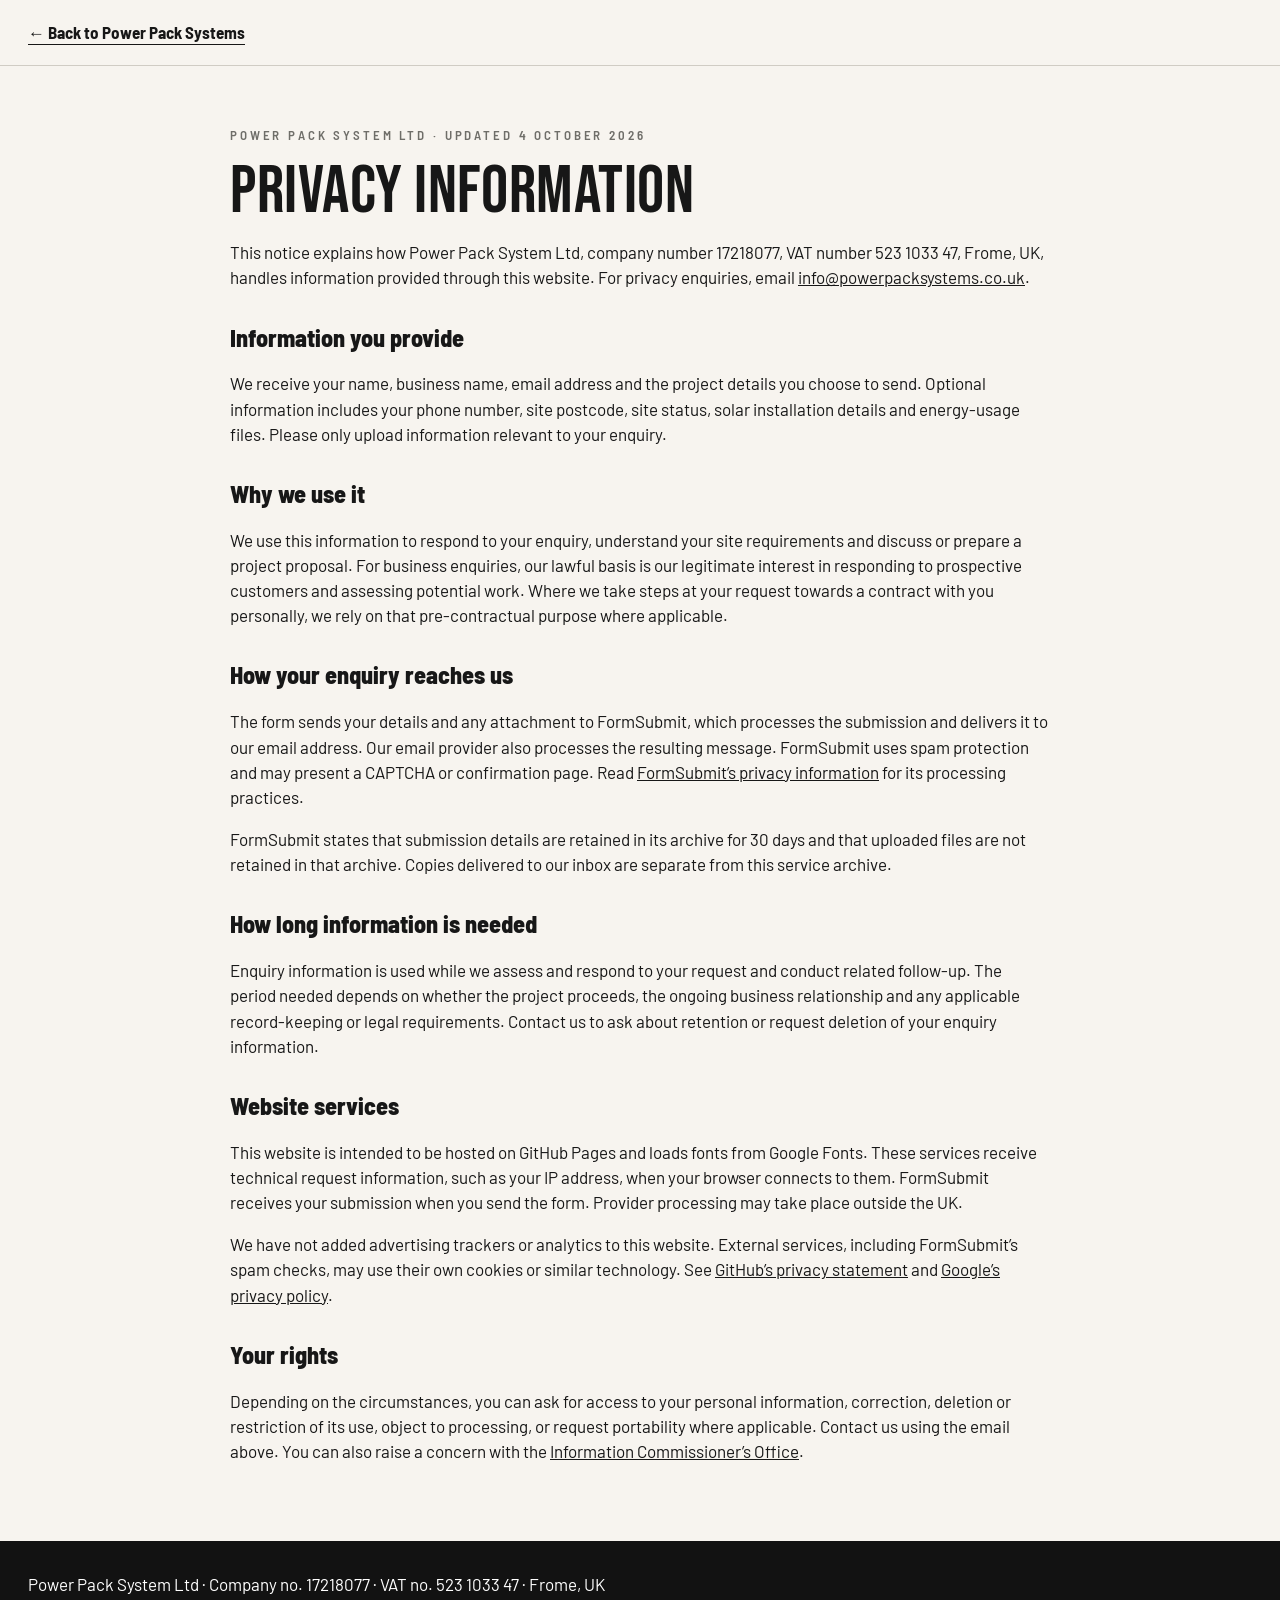
<file: privacy.html>
<!doctype html>
<html lang="en-GB">
<head><meta charset="utf-8"><meta name="viewport" content="width=device-width, initial-scale=1"><meta name="description" content="How Power Pack System Ltd handles website enquiries, contact details and energy usage files, including FormSubmit processing and your privacy rights.">
  <title>Privacy information | Power Pack Systems</title><link rel="icon" href="favicon.ico"><link rel="stylesheet" href="css/styles.css?v=37"><link rel="canonical" href="https://www.powerpacksystems.co.uk/privacy">
  <!-- Search engine structured data: confirmed business details and page hierarchy. -->
  <script type="application/ld+json">
{
  "@context": "https://schema.org",
  "@type": "BreadcrumbList",
  "itemListElement": [
    {
      "@type": "ListItem",
      "position": 1,
      "name": "Home",
      "item": "https://www.powerpacksystems.co.uk/"
    },
    {
      "@type": "ListItem",
      "position": 2,
      "name": "Privacy information",
      "item": "https://www.powerpacksystems.co.uk/privacy"
    }
  ]
}
  </script>
</head>
<body>
<header class="site-header"><div class="container" style="padding-block:20px"><a href="./" class="text-link">← Back to Power Pack Systems</a></div></header>
<main class="container privacy-content">
<p class="eyebrow">Power Pack System Ltd · Updated 4 October 2026</p>
<h1 class="display-heading">Privacy information</h1>
<p>This notice explains how Power Pack System Ltd, company number 17218077, VAT number 523 1033 47, Frome, UK, handles information provided through this website. For privacy enquiries, email <a href="mailto:info@powerpacksystems.co.uk">info@powerpacksystems.co.uk</a>.</p>
<h2>Information you provide</h2>
<p>We receive your name, business name, email address and the project details you choose to send. Optional information includes your phone number, site postcode, site status, solar installation details and energy-usage files. Please only upload information relevant to your enquiry.</p>
<h2>Why we use it</h2>
<p>We use this information to respond to your enquiry, understand your site requirements and discuss or prepare a project proposal. For business enquiries, our lawful basis is our legitimate interest in responding to prospective customers and assessing potential work. Where we take steps at your request towards a contract with you personally, we rely on that pre-contractual purpose where applicable.</p>
<h2>How your enquiry reaches us</h2>
<p>The form sends your details and any attachment to FormSubmit, which processes the submission and delivers it to our email address. Our email provider also processes the resulting message. FormSubmit uses spam protection and may present a CAPTCHA or confirmation page. Read <a href="https://formsubmit.co/privacy.pdf">FormSubmit’s privacy information</a> for its processing practices.</p>
<p>FormSubmit states that submission details are retained in its archive for 30 days and that uploaded files are not retained in that archive. Copies delivered to our inbox are separate from this service archive.</p>
<h2>How long information is needed</h2>
<p>Enquiry information is used while we assess and respond to your request and conduct related follow-up. The period needed depends on whether the project proceeds, the ongoing business relationship and any applicable record-keeping or legal requirements. Contact us to ask about retention or request deletion of your enquiry information.</p>
<h2>Website services</h2>
<p>This website is intended to be hosted on GitHub Pages and loads fonts from Google Fonts. These services receive technical request information, such as your IP address, when your browser connects to them. FormSubmit receives your submission when you send the form. Provider processing may take place outside the UK.</p>
<p>We have not added advertising trackers or analytics to this website. External services, including FormSubmit’s spam checks, may use their own cookies or similar technology. See <a href="https://docs.github.com/en/site-policy/privacy-policies/github-general-privacy-statement">GitHub’s privacy statement</a> and <a href="https://policies.google.com/privacy">Google’s privacy policy</a>.</p>
<h2>Your rights</h2>
<p>Depending on the circumstances, you can ask for access to your personal information, correction, deletion or restriction of its use, object to processing, or request portability where applicable. Contact us using the email above. You can also raise a concern with the <a href="https://ico.org.uk/make-a-complaint/">Information Commissioner’s Office</a>.</p>
</main>
<footer class="site-footer"><div class="container">Power Pack System Ltd · Company no. 17218077 · VAT no. 523 1033 47 · Frome, UK</div></footer>
</body></html>
</file>
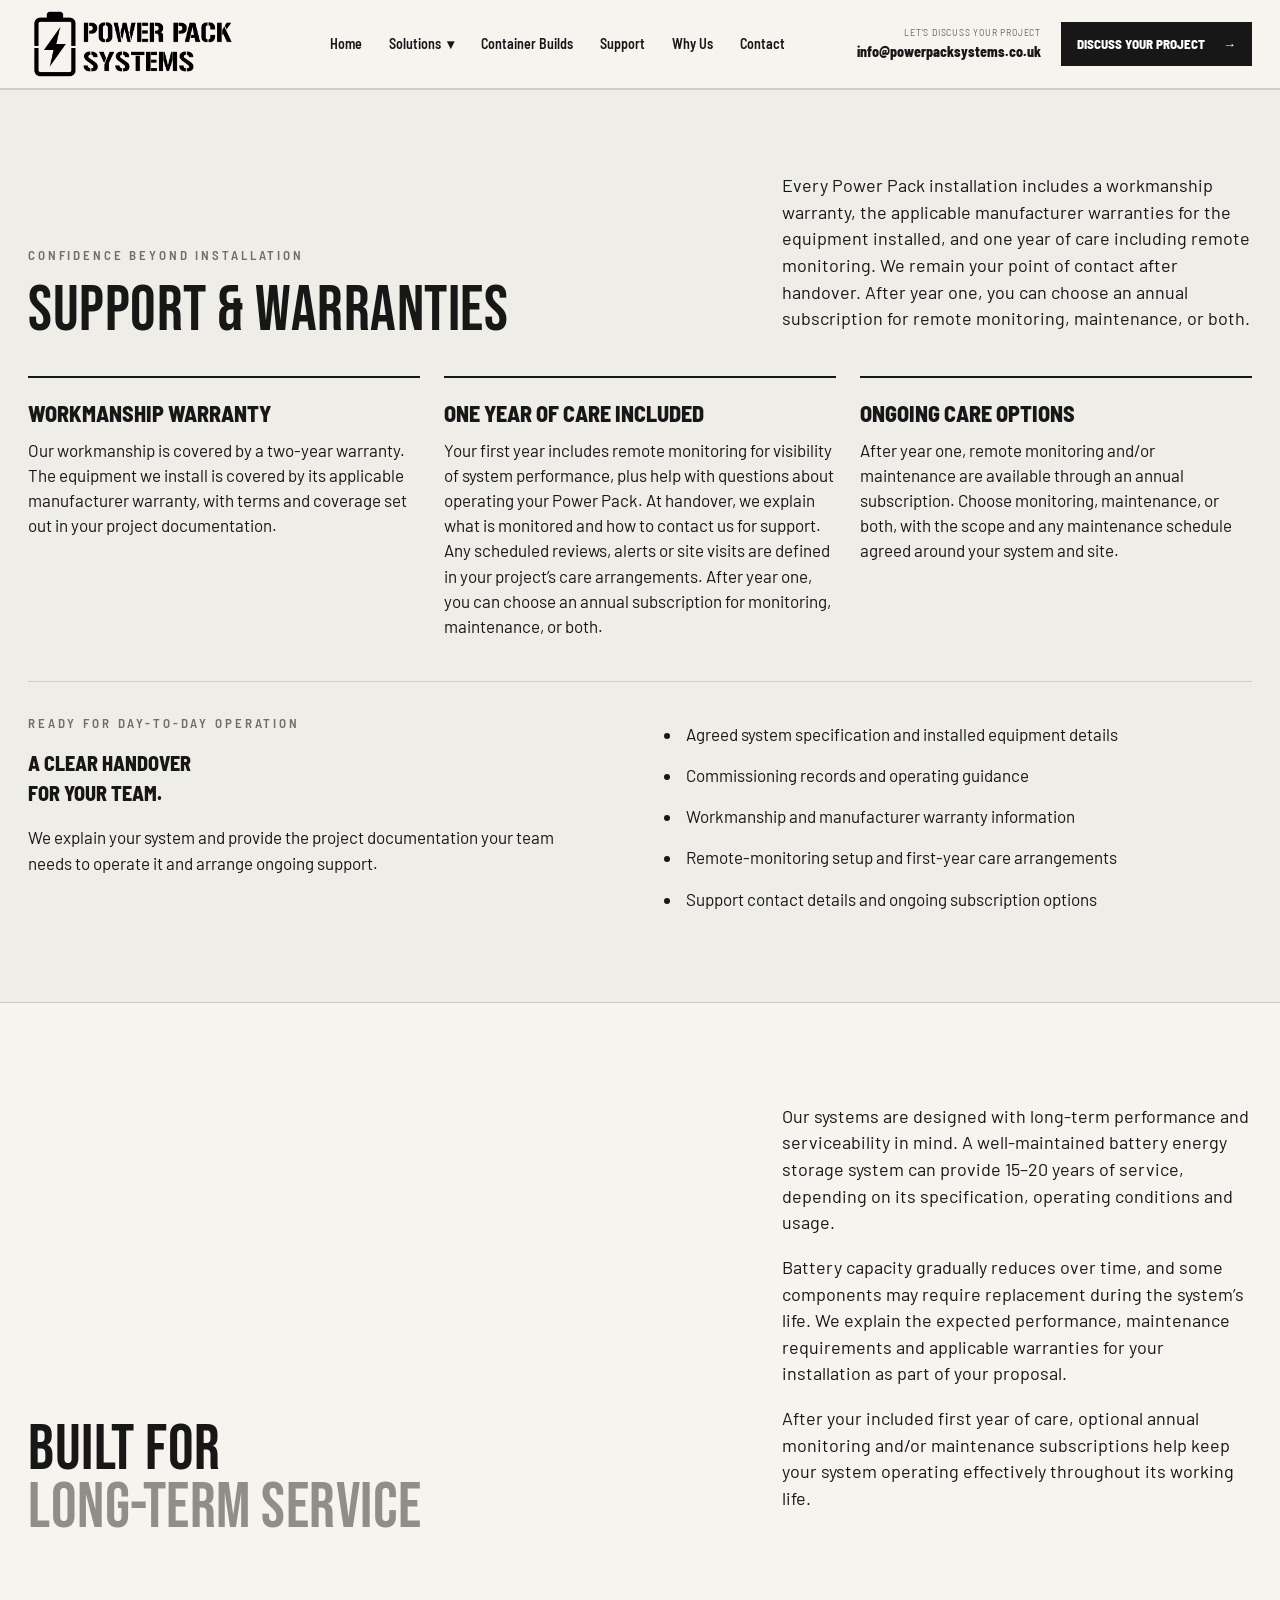
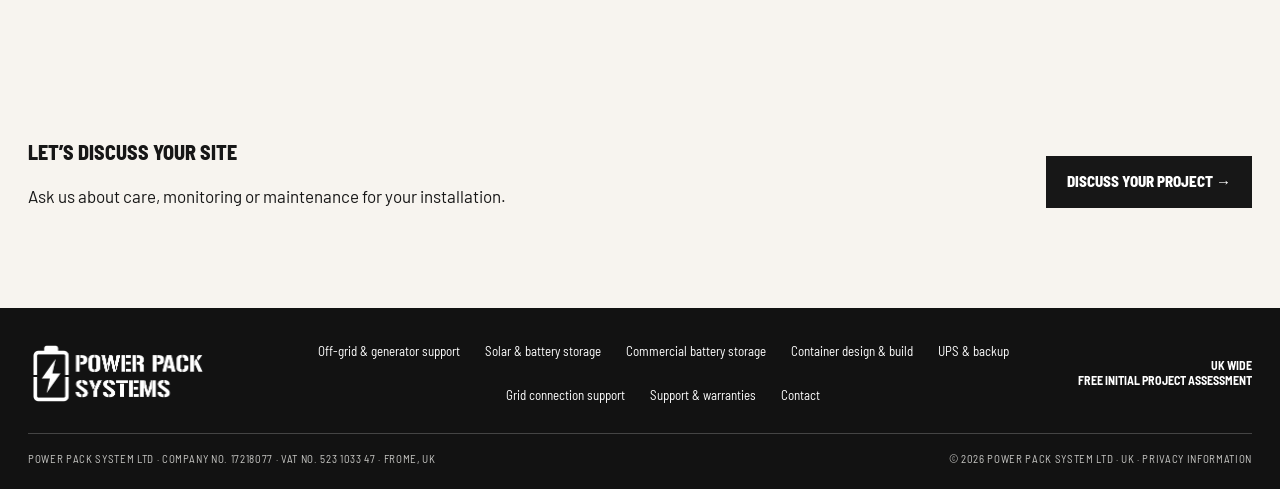
<file: support-warranties.html>
<!doctype html>
<html lang="en-GB"><head>
  <meta charset="utf-8">
  <meta name="viewport" content="width=device-width, initial-scale=1">
  <meta name="description" content="Workmanship and equipment warranties, first-year care and remote monitoring, plus annual monitoring and maintenance subscriptions for your Power Pack.">
  <title>Battery Storage Support, Care &amp; Warranties | Power Pack Systems</title>

  <!-- Favicons: cropped from the official Power Pack Systems battery symbol -->
  <link rel="icon" href="favicon.ico" sizes="any">
  <link rel="icon" type="image/png" sizes="32x32" href="favicon-32x32.png">
  <link rel="icon" type="image/png" sizes="16x16" href="favicon-16x16.png">
  <link rel="apple-touch-icon" sizes="180x180" href="apple-touch-icon.png">
  <link rel="manifest" href="site.webmanifest">
  <meta name="theme-color" content="#f5f2ec">

  <link rel="stylesheet" href="css/styles.css?v=37">
  <link rel="canonical" href="https://www.powerpacksystems.co.uk/support-warranties">

  <!-- Search engine structured data: confirmed business details and page hierarchy. -->
  <script type="application/ld+json">
{
  "@context": "https://schema.org",
  "@type": "BreadcrumbList",
  "itemListElement": [
    {
      "@type": "ListItem",
      "position": 1,
      "name": "Home",
      "item": "https://www.powerpacksystems.co.uk/"
    },
    {
      "@type": "ListItem",
      "position": 2,
      "name": "Support and warranties",
      "item": "https://www.powerpacksystems.co.uk/support-warranties"
    }
  ]
}
  </script>
</head><body>  <header class="site-header">
    <div class="container header-inner">
      <a class="brand" href="./" aria-label="Power Pack Systems home">
        <img src="assets/images/power-pack-systems-logo.png" alt="Power Pack Systems" width="1451" height="551" decoding="async">
      </a>

      <button class="mobile-menu-button" type="button" aria-label="Open menu" aria-expanded="false" aria-controls="primary-navigation">
        <svg viewBox="0 0 24 24" width="24" height="24" fill="none" stroke="currentColor" stroke-width="2" stroke-linecap="round" aria-hidden="true" focusable="false">
          <path d="M4 6h16M4 12h16M4 18h16" />
        </svg>
      </button>

      <nav id="primary-navigation" class="primary-nav" aria-label="Primary navigation"><a href="./">Home</a><details class="solutions-dropdown"><summary>Solutions <span aria-hidden="true">▾</span></summary><nav class="solutions-submenu" aria-label="Solution pages"><a href="./#solutions">All solutions</a><a href="commercial-battery-storage">Fit in Line / Battery Storage</a><a href="commercial-solar-battery-storage">Full System / Solar &amp; Storage</a><a href="ups-backup-systems">UPS &amp; Backup</a><a href="grid-connection-support">Grid Connection Support</a><a href="off-grid-generator-support">Off-grid &amp; Generator Support</a></nav></details><a href="containerised-battery-storage">Container Builds</a><a href="support-warranties">Support</a><a href="./#about">Why Us</a><a href="contact">Contact</a></nav>

      <div class="header-contact">
        <div class="header-email">
          <span>Let’s discuss your project</span>
          <a href="mailto:info@powerpacksystems.co.uk">info@powerpacksystems.co.uk</a>
        </div>
        <a class="button button-dark button-small" href="contact">
          Discuss Your Project <span aria-hidden="true">→</span>
        </a>
      </div>
    </div>
  </header><main id="top">    <section id="support" class="section support-section">
      <div class="container">
        <div class="section-intro two-column-intro">
          <div><p class="eyebrow">Confidence beyond installation</p>
            <h1 class="display-heading section-heading">Support &amp; warranties</h1>
          </div>
          <p class="intro-copy">Every Power Pack installation includes a workmanship warranty, the applicable manufacturer warranties for the equipment installed, and one year of care including remote monitoring. We remain your point of contact after handover. After year one, you can choose an annual subscription for remote monitoring, maintenance, or both.</p>
        </div>
        <div class="support-grid">
          <article><h3>Workmanship warranty</h3><p>Our workmanship is covered by a two-year warranty. The equipment we install is covered by its applicable manufacturer warranty, with terms and coverage set out in your project documentation.</p></article>
          <article><h3>One year of care included</h3><p>Your first year includes remote monitoring for visibility of system performance, plus help with questions about operating your Power Pack. At handover, we explain what is monitored and how to contact us for support. Any scheduled reviews, alerts or site visits are defined in your project’s care arrangements. After year one, you can choose an annual subscription for monitoring, maintenance, or both.</p></article>
          <article><h3>Ongoing care options</h3><p>After year one, remote monitoring and/or maintenance are available through an annual subscription. Choose monitoring, maintenance, or both, with the scope and any maintenance schedule agreed around your system and site.</p></article>
        </div>
        <div class="handover-panel" aria-labelledby="handover-heading">
          <div>
            <p class="eyebrow">Ready for day-to-day operation</p>
            <h3 id="handover-heading" class="compact-heading">A clear handover<br>for your team.</h3>
            <p>We explain your system and provide the project documentation your team needs to operate it and arrange ongoing support.</p>
          </div>
          <ul class="handover-list">
            <li>Agreed system specification and installed equipment details</li>
            <li>Commissioning records and operating guidance</li>
            <li>Workmanship and manufacturer warranty information</li>
            <li>Remote-monitoring setup and first-year care arrangements</li>
            <li>Support contact details and ongoing subscription options</li>
          </ul>
        </div>
      </div>
    </section>    <section id="long-term-service" class="section section-paper" aria-labelledby="long-term-service-heading">
      <div class="container two-column-intro">
        <div>
          <h2 id="long-term-service-heading" class="display-heading section-heading">Built for<br><span class="heading-muted">long-term service</span></h2>
        </div>
        <div class="intro-copy">
          <p>Our systems are designed with long-term performance and serviceability in mind. A well-maintained battery energy storage system can provide 15–20 years of service, depending on its specification, operating conditions and usage.</p>
          <p>Battery capacity gradually reduces over time, and some components may require replacement during the system’s life. We explain the expected performance, maintenance requirements and applicable warranties for your installation as part of your proposal.</p>
          <p>After your included first year of care, optional annual monitoring and/or maintenance subscriptions help keep your system operating effectively throughout its working life.</p>
        </div>
      </div>
    </section><section class="section section-paper"><div class="container service-cta"><div><h2 class="compact-heading">Let’s discuss your site</h2><p>Ask us about care, monitoring or maintenance for your installation.</p></div><a class="button button-dark" href="contact">Discuss Your Project →</a></div></section></main>  <footer class="site-footer">
    <div class="container footer-main">
      <a class="footer-brand" href="./" aria-label="Power Pack Systems home">
        <img src="assets/images/power-pack-systems-logo.png" alt="Power Pack Systems" width="1451" height="551" decoding="async">
      </a>

      <nav class="footer-nav" aria-label="Footer navigation"><a href="off-grid-generator-support">Off-grid &amp; generator support</a><a href="commercial-solar-battery-storage">Solar &amp; battery storage</a><a href="commercial-battery-storage">Commercial battery storage</a><a href="containerised-battery-storage">Container design &amp; build</a><a href="ups-backup-systems">UPS &amp; backup</a><a href="grid-connection-support">Grid connection support</a><a href="support-warranties">Support &amp; warranties</a><a href="contact">Contact</a></nav>

      <div class="footer-tagline">UK wide<br>Free initial project assessment</div>
    </div>

    <div class="container footer-bottom">
      <span>Power Pack System Ltd · Company no. 17218077 · VAT no. 523 1033 47 · Frome, UK</span>
      <span>© 2026 Power Pack System Ltd · UK · <a href="privacy">Privacy information</a></span>
    </div>
  </footer>  <script>
    // Simple mobile navigation. Delete this script if your CMS handles navigation.
    const menuButton = document.querySelector('.mobile-menu-button');
    const navigation = document.querySelector('.primary-nav');

    menuButton.addEventListener('click', () => {
      const isOpen = menuButton.getAttribute('aria-expanded') === 'true';
      menuButton.setAttribute('aria-expanded', String(!isOpen));
      menuButton.setAttribute('aria-label', isOpen ? 'Open menu' : 'Close menu');
      navigation.classList.toggle('is-open', !isOpen);
    });

  </script><script>
(() => {
 const dropdown = document.querySelector('.solutions-dropdown');
 if (!dropdown) return;
 document.addEventListener('click', event => {
  if (!dropdown.contains(event.target)) dropdown.open = false;
 });
 document.addEventListener('keydown', event => {
  if (event.key === 'Escape' && dropdown.open) {
   dropdown.open = false;
   dropdown.querySelector('summary').focus();
  }
 });
 dropdown.querySelectorAll('a').forEach(link => link.addEventListener('click', () => {
  dropdown.open = false;
  document.querySelector('.primary-nav').classList.remove('is-open');
  const toggle = document.querySelector('.mobile-menu-button');
  toggle.setAttribute('aria-expanded', 'false');
  toggle.setAttribute('aria-label', 'Open menu');
 }));
 document.querySelector('.mobile-menu-button').addEventListener('click', () => {
  if (document.querySelector('.mobile-menu-button').getAttribute('aria-expanded') === 'false') dropdown.open = false;
 });
})();
</script>
</body></html>
</file>
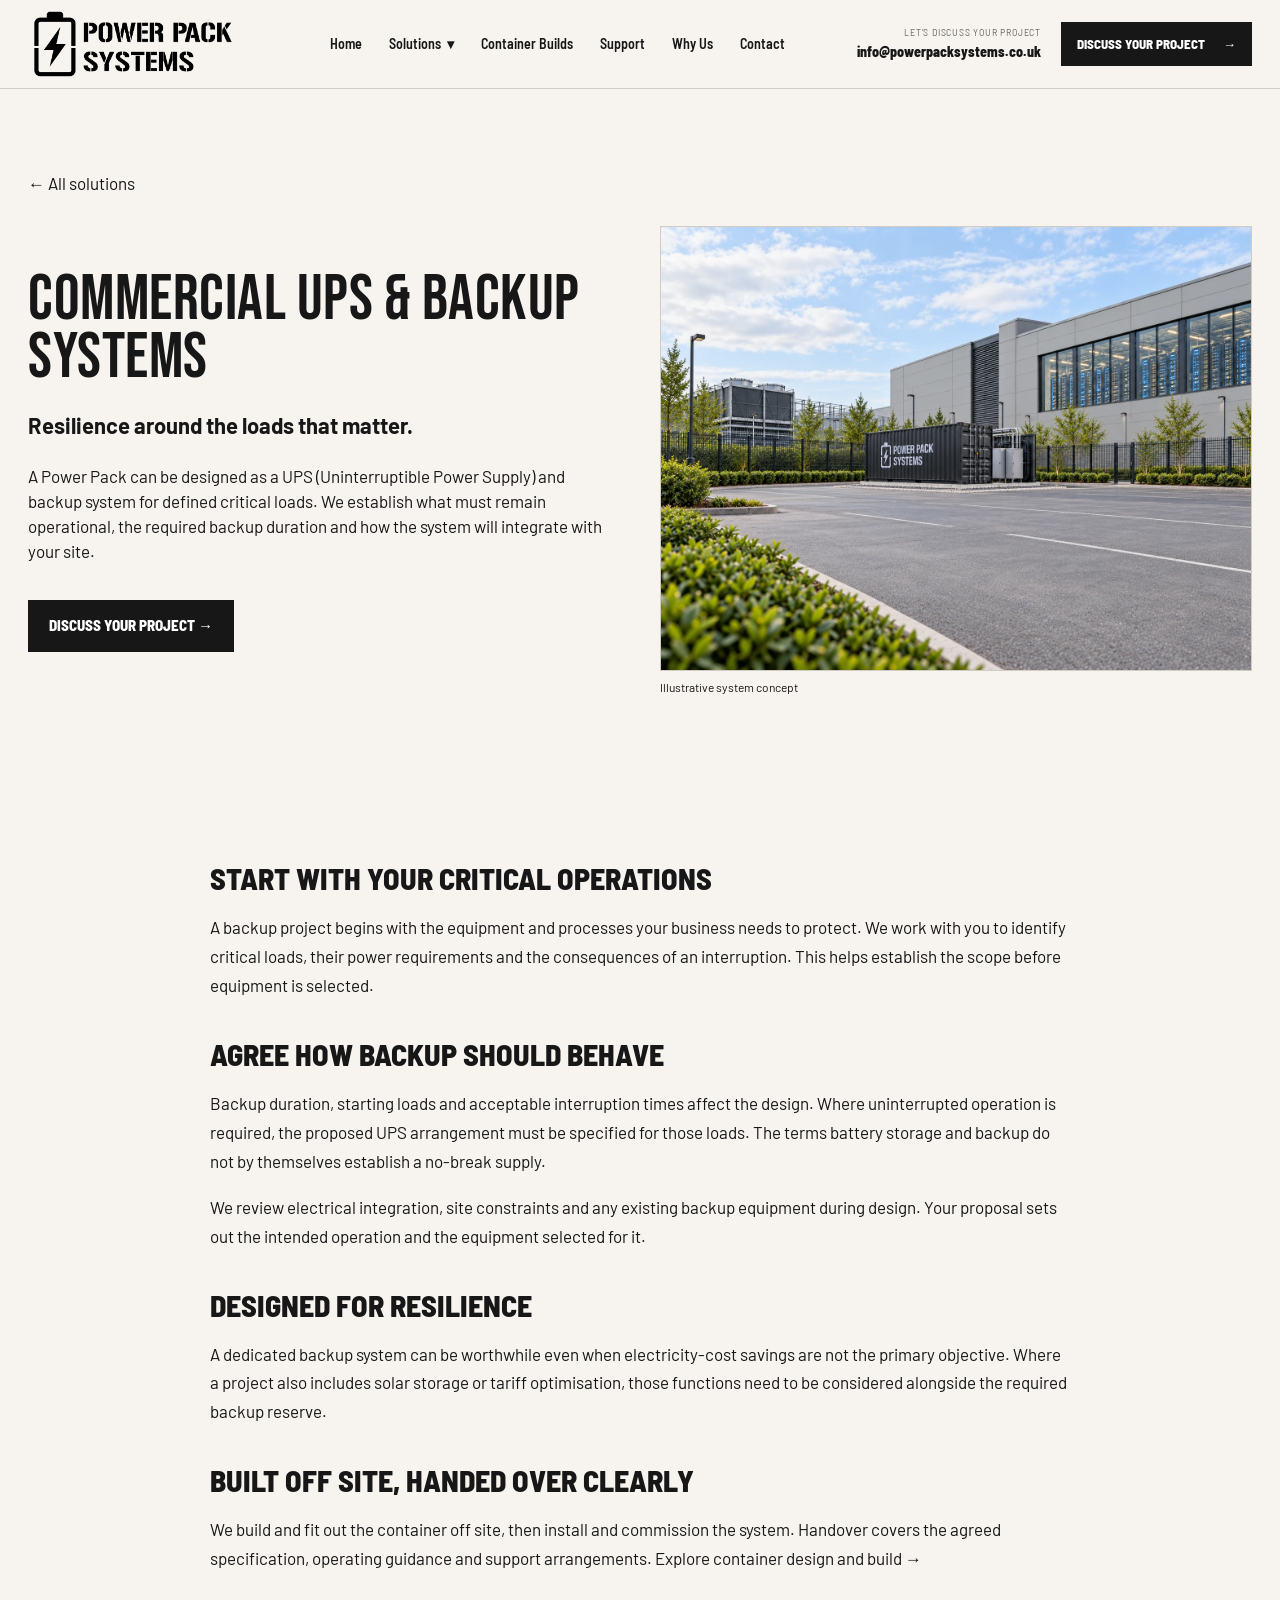
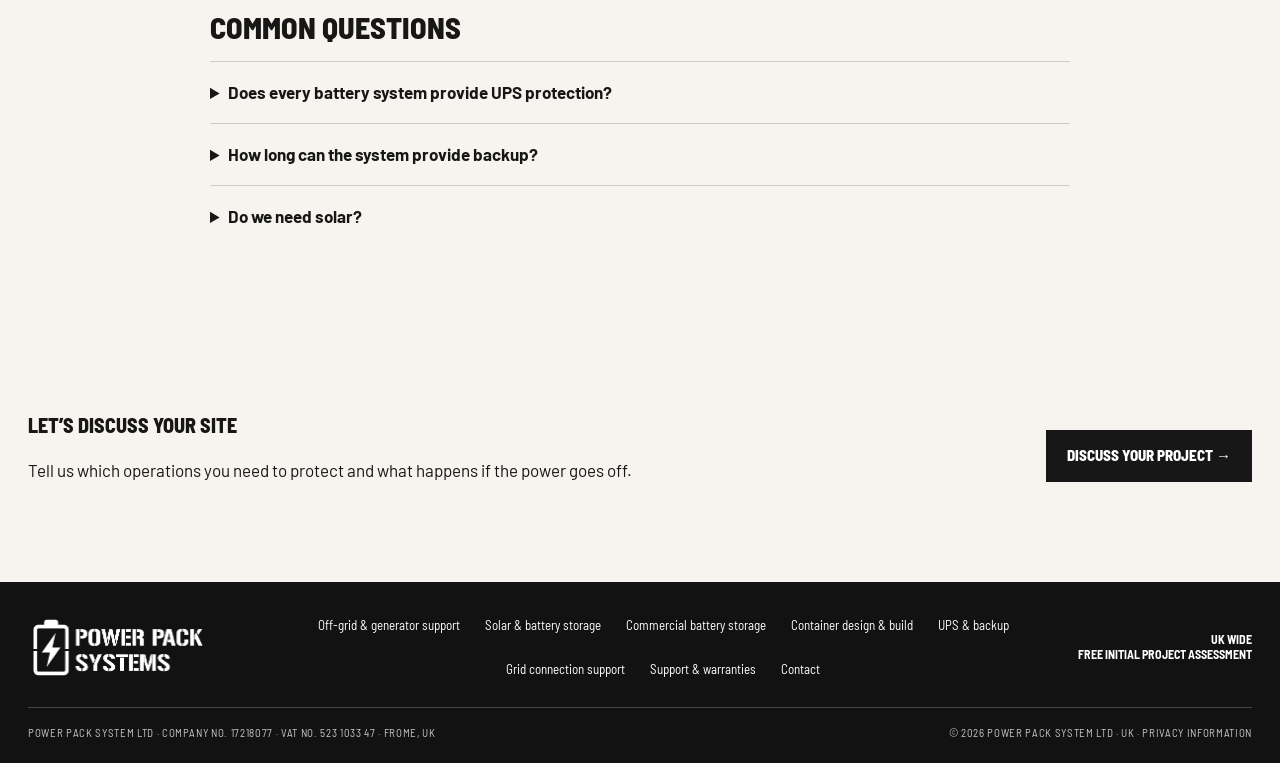
<file: ups-backup-systems.html>
<!doctype html>
<html lang="en-GB"><head>
  <meta charset="utf-8">
  <meta name="viewport" content="width=device-width, initial-scale=1">
  <meta name="description" content="Commercial UPS and battery backup designed around critical loads. Explore container build, backup requirements and project assessment with Power Pack Systems.">
  <title>Commercial UPS &amp; Battery Backup Systems | Power Pack Systems</title>

  <!-- Favicons: cropped from the official Power Pack Systems battery symbol -->
  <link rel="icon" href="favicon.ico" sizes="any">
  <link rel="icon" type="image/png" sizes="32x32" href="favicon-32x32.png">
  <link rel="icon" type="image/png" sizes="16x16" href="favicon-16x16.png">
  <link rel="apple-touch-icon" sizes="180x180" href="apple-touch-icon.png">
  <link rel="manifest" href="site.webmanifest">
  <meta name="theme-color" content="#f5f2ec">

  <link rel="stylesheet" href="css/styles.css?v=37">
  <link rel="canonical" href="https://www.powerpacksystems.co.uk/ups-backup-systems">

  <!-- Search engine structured data: confirmed business details and page hierarchy. -->
  <script type="application/ld+json">
{
  "@context": "https://schema.org",
  "@type": "BreadcrumbList",
  "itemListElement": [
    {
      "@type": "ListItem",
      "position": 1,
      "name": "Home",
      "item": "https://www.powerpacksystems.co.uk/"
    },
    {
      "@type": "ListItem",
      "position": 2,
      "name": "UPS and backup systems",
      "item": "https://www.powerpacksystems.co.uk/ups-backup-systems"
    }
  ]
}
  </script>
</head><body>  <header class="site-header">
    <div class="container header-inner">
      <a class="brand" href="./" aria-label="Power Pack Systems home">
        <img src="assets/images/power-pack-systems-logo.png" alt="Power Pack Systems" width="1451" height="551" decoding="async">
      </a>

      <button class="mobile-menu-button" type="button" aria-label="Open menu" aria-expanded="false" aria-controls="primary-navigation">
        <svg viewBox="0 0 24 24" width="24" height="24" fill="none" stroke="currentColor" stroke-width="2" stroke-linecap="round" aria-hidden="true" focusable="false">
          <path d="M4 6h16M4 12h16M4 18h16" />
        </svg>
      </button>

      <nav id="primary-navigation" class="primary-nav" aria-label="Primary navigation"><a href="./">Home</a><details class="solutions-dropdown"><summary>Solutions <span aria-hidden="true">▾</span></summary><nav class="solutions-submenu" aria-label="Solution pages"><a href="./#solutions">All solutions</a><a href="commercial-battery-storage">Fit in Line / Battery Storage</a><a href="commercial-solar-battery-storage">Full System / Solar &amp; Storage</a><a href="ups-backup-systems">UPS &amp; Backup</a><a href="grid-connection-support">Grid Connection Support</a><a href="off-grid-generator-support">Off-grid &amp; Generator Support</a></nav></details><a href="containerised-battery-storage">Container Builds</a><a href="support-warranties">Support</a><a href="./#about">Why Us</a><a href="contact">Contact</a></nav>

      <div class="header-contact">
        <div class="header-email">
          <span>Let’s discuss your project</span>
          <a href="mailto:info@powerpacksystems.co.uk">info@powerpacksystems.co.uk</a>
        </div>
        <a class="button button-dark button-small" href="contact">
          Discuss Your Project <span aria-hidden="true">→</span>
        </a>
      </div>
    </div>
  </header><main id="top"><section class="section section-paper"><div class="container"><a class="service-back" href="./#solutions">← All solutions</a><div class="service-hero"><div><h1 class="display-heading section-heading">Commercial UPS &amp; backup systems</h1><p class="service-lead">Resilience around the loads that matter.</p><p>A Power Pack can be designed as a UPS (Uninterruptible Power Supply) and backup system for defined critical loads. We establish what must remain operational, the required backup duration and how the system will integrate with your site.</p><a class="button button-dark" href="contact">Discuss Your Project →</a></div><figure><img src="assets/images/ups-backup-daylight.webp" alt="Illustrative Power Pack Systems commercial energy storage concept" width="1672" height="941"><figcaption>Illustrative system concept</figcaption></figure></div></div></section><section class="section"><div class="container service-body"><h2>Start with your critical operations</h2><p>A backup project begins with the equipment and processes your business needs to protect. We work with you to identify critical loads, their power requirements and the consequences of an interruption. This helps establish the scope before equipment is selected.</p><h2>Agree how backup should behave</h2><p>Backup duration, starting loads and acceptable interruption times affect the design. Where uninterrupted operation is required, the proposed UPS arrangement must be specified for those loads. The terms battery storage and backup do not by themselves establish a no-break supply.</p><p>We review electrical integration, site constraints and any existing backup equipment during design. Your proposal sets out the intended operation and the equipment selected for it.</p><h2>Designed for resilience</h2><p>A dedicated backup system can be worthwhile even when electricity-cost savings are not the primary objective. Where a project also includes solar storage or tariff optimisation, those functions need to be considered alongside the required backup reserve.</p><h2>Built off site, handed over clearly</h2><p>We build and fit out the container off site, then install and commission the system. Handover covers the agreed specification, operating guidance and support arrangements. <a href="containerised-battery-storage">Explore container design and build →</a></p><h2>Common questions</h2><details class="service-question"><summary>Does every battery system provide UPS protection?</summary><p>No. The required changeover performance and protected loads must be part of the design. We assess the backup requirements of your project before proposing equipment.</p></details><details class="service-question"><summary>How long can the system provide backup?</summary><p>That depends on the usable stored energy and the loads being supplied. We establish the required duration with you and size the proposed system around it.</p></details><details class="service-question"><summary>Do we need solar?</summary><p>No. A dedicated backup system can be designed without solar generation. The charging and operating arrangements are agreed for your site.</p></details></div></section><section class="section section-paper"><div class="container service-cta"><div><h2 class="compact-heading">Let’s discuss your site</h2><p>Tell us which operations you need to protect and what happens if the power goes off.</p></div><a class="button button-dark" href="contact">Discuss Your Project →</a></div></section></main>  <footer class="site-footer">
    <div class="container footer-main">
      <a class="footer-brand" href="./" aria-label="Power Pack Systems home">
        <img src="assets/images/power-pack-systems-logo.png" alt="Power Pack Systems" width="1451" height="551" decoding="async">
      </a>

      <nav class="footer-nav" aria-label="Footer navigation"><a href="off-grid-generator-support">Off-grid &amp; generator support</a><a href="commercial-solar-battery-storage">Solar &amp; battery storage</a><a href="commercial-battery-storage">Commercial battery storage</a><a href="containerised-battery-storage">Container design &amp; build</a><a href="ups-backup-systems">UPS &amp; backup</a><a href="grid-connection-support">Grid connection support</a><a href="support-warranties">Support &amp; warranties</a><a href="contact">Contact</a></nav>

      <div class="footer-tagline">UK wide<br>Free initial project assessment</div>
    </div>

    <div class="container footer-bottom">
      <span>Power Pack System Ltd · Company no. 17218077 · VAT no. 523 1033 47 · Frome, UK</span>
      <span>© 2026 Power Pack System Ltd · UK · <a href="privacy">Privacy information</a></span>
    </div>
  </footer>  <script>
    // Simple mobile navigation. Delete this script if your CMS handles navigation.
    const menuButton = document.querySelector('.mobile-menu-button');
    const navigation = document.querySelector('.primary-nav');

    menuButton.addEventListener('click', () => {
      const isOpen = menuButton.getAttribute('aria-expanded') === 'true';
      menuButton.setAttribute('aria-expanded', String(!isOpen));
      menuButton.setAttribute('aria-label', isOpen ? 'Open menu' : 'Close menu');
      navigation.classList.toggle('is-open', !isOpen);
    });

  </script><script>
(() => {
 const dropdown = document.querySelector('.solutions-dropdown');
 if (!dropdown) return;
 document.addEventListener('click', event => {
  if (!dropdown.contains(event.target)) dropdown.open = false;
 });
 document.addEventListener('keydown', event => {
  if (event.key === 'Escape' && dropdown.open) {
   dropdown.open = false;
   dropdown.querySelector('summary').focus();
  }
 });
 dropdown.querySelectorAll('a').forEach(link => link.addEventListener('click', () => {
  dropdown.open = false;
  document.querySelector('.primary-nav').classList.remove('is-open');
  const toggle = document.querySelector('.mobile-menu-button');
  toggle.setAttribute('aria-expanded', 'false');
  toggle.setAttribute('aria-label', 'Open menu');
 }));
 document.querySelector('.mobile-menu-button').addEventListener('click', () => {
  if (document.querySelector('.mobile-menu-button').getAttribute('aria-expanded') === 'false') dropdown.open = false;
 });
})();
</script>
</body></html>
</file>
<file: css/styles.css>
/* ================================================================
   POWER PACK SYSTEMS — EDITABLE WEBSITE STYLES
   ================================================================
   FONT SETUP
   1) Exact local files: the @font-face rules below point to the filenames
      in the supplied "PPS Fonts.zip" when its PPS Fonts folder is present
      beside index.html.
   2) Browser fallback: the same open font families are also requested
      from Google Fonts, so the page displays correctly before local font
      installation when Chrome has internet access.
   ================================================================ */

@import url("https://fonts.googleapis.com/css2?family=Barlow:wght@400;500;600;700&family=Barlow+Semi+Condensed:wght@400;800&family=Bebas+Neue&display=swap");

/* ================================================================
   EASY-TO-EDIT DESIGN TOKENS
   ================================================================ */
:root {
  --ink: #171717;
  --ink-soft: #2d2d2b;
  --muted: #8f8e89;
  --paper: #f7f4ef;
  --paper-alt: #efede7;
  --white: #ffffff;
  --line: #d0ccc4;
  --line-dark: #363636;
  --dark: #121212;
  --max-width: 1320px;
  --page-gutter: 28px;

  --font-display: "Bebas Neue", "Arial Narrow", Impact, sans-serif;
  --font-heading: "Barlow Semi Condensed", "Arial Narrow", Arial, sans-serif;
  --font-body: "Barlow", Arial, Helvetica, sans-serif;
}

/* ================================================================
   BASE
   ================================================================ */
* {
  box-sizing: border-box;
}

html {
  scroll-behavior: smooth;
}

body {
  margin: 0;
  background: var(--paper);
  color: var(--ink);
  font-family: var(--font-body);
  font-size: 17px;
  line-height: 1.48;
  -webkit-font-smoothing: antialiased;
}

a {
  color: inherit;
  text-decoration: none;
}

a:focus-visible,
button:focus-visible,
input:focus-visible,
select:focus-visible {
  outline: 3px solid #777;
  outline-offset: 3px;
}

img {
  display: block;
  max-width: 100%;
}

.container {
  width: min(var(--max-width), calc(100% - (var(--page-gutter) * 2)));
  margin-inline: auto;
}

.section {
  padding: 82px 0;
}

.section-paper {
  background: var(--paper);
}

.section-tight-top {
  padding-top: 24px;
}

.eyebrow {
  margin: 0 0 16px;
  color: #6f6e69;
  font-family: var(--font-heading);
  font-size: 13px;
  font-weight: 600;
  letter-spacing: 0.22em;
  text-transform: uppercase;
}

.eyebrow-light {
  color: #bfbfb9;
}

.display-heading {
  margin: 0;
  font-family: var(--font-display);
  font-weight: 400;
  letter-spacing: 0.008em;
  line-height: 0.91;
  text-transform: uppercase;
}

.heading-muted {
  color: var(--muted);
}

.section-heading {
  font-size: clamp(54px, 5vw, 74px);
}

.section-heading-light {
  color: var(--white);
}

.section-heading-light span {
  color: #8e8e89;
}

.compact-heading,
.card-heading,
.number-card h3,
.process-step h3,
.why-point h3 {
  font-family: var(--font-heading);
  font-weight: 800;
  text-transform: uppercase;
}

.short-rule {
  display: block;
  width: 70px;
  height: 3px;
  margin: 24px 0;
  background: var(--ink);
}

.button-row {
  display: flex;
  flex-wrap: wrap;
  gap: 14px;
  margin-top: 30px;
}

.button {
  display: inline-flex;
  min-height: 52px;
  align-items: center;
  justify-content: center;
  gap: 18px;
  padding: 13px 20px;
  border: 1px solid var(--ink);
  font-family: var(--font-heading);
  font-size: 15px;
  font-weight: 800;
  line-height: 1;
  text-transform: uppercase;
  transition: transform 160ms ease, background 160ms ease, color 160ms ease;
}

.button:hover {
  transform: translateY(-1px);
}

.button-dark {
  background: var(--ink);
  color: var(--white);
}

.button-dark:hover {
  background: #000;
}

.button-outline {
  background: transparent;
}

.button-outline:hover {
  background: var(--white);
}

.button-small {
  min-height: 44px;
  padding: 11px 15px;
  font-size: 13px;
}

/* ================================================================
   HEADER
   ================================================================ */
.site-header {
  position: sticky;
  top: 0;
  z-index: 50;
  border-bottom: 1px solid var(--line);
  background: rgba(247, 244, 239, 0.97);
  backdrop-filter: blur(10px);
}

.header-inner {
  display: grid;
  min-height: 88px;
  grid-template-columns: 230px 1fr auto;
  align-items: center;
  gap: 28px;
}

.brand img {
  width: 210px;
  height: auto;
}

.primary-nav {
  display: flex;
  justify-content: center;
  gap: 27px;
  font-family: var(--font-heading);
  font-size: 14px;
  font-weight: 600;
}

.primary-nav a,
.footer-nav a {
  position: relative;
}

.primary-nav a::after,
.footer-nav a::after {
  position: absolute;
  right: 0;
  bottom: -5px;
  left: 0;
  height: 1px;
  background: currentColor;
  content: "";
  opacity: 0;
  transform: scaleX(0.6);
  transition: 150ms ease;
}

.primary-nav a:hover::after,
.footer-nav a:hover::after {
  opacity: 1;
  transform: scaleX(1);
}

.header-contact {
  display: flex;
  align-items: center;
  gap: 20px;
}

.header-email {
  text-align: right;
  text-transform: uppercase;
}

.header-email span {
  display: block;
  color: #6e6d69;
  font-family: var(--font-heading);
  font-size: 10px;
  letter-spacing: 0.08em;
}

.header-email a {
  display: block;
  margin-top: 2px;
  font-family: var(--font-heading);
  font-size: 14px;
  font-weight: 800;
  text-transform: none;
}

.mobile-menu-button {
  display: none;
  border: 1px solid var(--ink);
  background: transparent;
  font: 700 14px var(--font-heading);
  text-transform: uppercase;
}

/* ================================================================
   HERO
   ================================================================ */
.hero {
  padding: 68px 0 46px;
}

.hero-grid {
  display: grid;
  grid-template-columns: 1.05fr 0.95fr;
  gap: 76px;
  align-items: start;
}

.hero-heading {
  max-width: 690px;
  font-size: clamp(78px, 8.2vw, 118px);
}

.hero-lead {
  max-width: 630px;
  margin: 0;
  font-size: 20px;
  line-height: 1.43;
}

.hero-explainer {
  max-width: 560px;
  padding: 5px 0 5px 35px;
  border-left: 3px solid var(--ink);
}

.compact-heading {
  margin: 0 0 8px;
  font-size: 20px;
}

.hero-explainer p {
  margin: 0 0 15px;
}

.next-step {
  margin-top: 40px;
}

.email-link {
  display: inline-flex;
  align-items: center;
  gap: 10px;
  font-family: var(--font-heading);
  font-weight: 800;
}

.hero-photo {
  position: relative;
  background: #222;
}

/* Wider neutral frame around the main image and caption overlay. */
.hero-photo::after {
  position: absolute;
  inset: 0;
  z-index: 1;
  border: 12px solid var(--line);
  pointer-events: none;
  content: "";
}

.hero-photo > img {
  width: 100%;
  height: min(58vw, 650px);
  min-height: 460px;
  object-fit: cover;
  object-position: center;
}

.hero-photo-overlay {
  position: absolute;
  inset: auto 0 0;
  background: linear-gradient(transparent, rgba(0, 0, 0, 0.72));
  color: white;
}

.hero-photo-caption {
  display: flex;
  align-items: end;
  justify-content: space-between;
  gap: 40px;
  padding-bottom: 34px;
}

.hero-photo-caption strong {
  max-width: 580px;
  font-family: var(--font-display);
  font-size: clamp(38px, 4vw, 58px);
  font-weight: 400;
  line-height: 0.95;
  text-transform: uppercase;
}

.hero-photo-caption span {
  max-width: 390px;
  text-align: right;
}

/* ================================================================
   FEATURE STRIP
   ================================================================ */
.feature-strip {
  border-top: 1px solid var(--line);
  border-bottom: 1px solid var(--line);
  background: #fbf9f5;
}

.feature-strip-grid {
  display: grid;
  grid-template-columns: repeat(6, 1fr);
}

.feature-strip-item {
  display: flex;
  min-height: 88px;
  align-items: center;
  justify-content: center;
  gap: 12px;
  padding: 17px 14px;
  border-right: 1px solid var(--line);
  font-family: var(--font-heading);
  font-size: 12px;
  font-weight: 800;
  line-height: 1.15;
  text-align: center;
  text-transform: uppercase;
}

.feature-strip-item:last-child {
  border-right: 0;
}

.feature-strip-item b {
  display: inline-grid;
  width: 38px;
  height: 38px;
  flex: 0 0 38px;
  place-items: center;
  border: 1px solid var(--ink);
  border-radius: 50%;
  font-size: 10px;
}

/* ================================================================
   SOLUTIONS
   ================================================================ */
.two-column-intro {
  display: grid;
  grid-template-columns: 1fr 0.8fr;
  gap: 70px;
  align-items: end;
  margin-bottom: 36px;
}

.intro-copy {
  max-width: 470px;
  justify-self: end;
  margin: 0 0 8px;
  font-size: 18px;
}

.solution-grid {
  display: grid;
  grid-template-columns: repeat(3, minmax(0, 1fr));
  grid-auto-rows: 1fr;
  gap: 28px;
}

.solution-card,
.number-card,
.process-step {
  border: 1px solid var(--line);
  background: var(--white);
}

.solution-image {
  width: 100%;
  height: 300px;
  object-fit: cover;
}

.solution-card:first-child .solution-image {
  object-position: 32% center;
}

.solution-card-body {
  padding: 28px 30px 32px;
}

.card-kicker {
  margin: 0 0 5px;
  color: #66645f;
  font-family: var(--font-heading);
  font-size: 12px;
  font-weight: 700;
  letter-spacing: 0.18em;
  text-transform: uppercase;
}

.card-heading {
  margin: 0 0 9px;
  font-size: 34px;
  line-height: 1;
}

.solution-card p:last-child {
  margin-bottom: 0;
}

/* ================================================================
   BENEFITS
   ================================================================ */
.benefits-title-row {
  display: flex;
  align-items: end;
  justify-content: space-between;
  gap: 50px;
  margin-bottom: 28px;
}

.benefits-title-row p {
  max-width: 390px;
  margin: 0 0 8px;
}

.benefit-grid,
.process-grid {
  display: grid;
  grid-template-columns: repeat(4, 1fr);
  gap: 18px;
  margin: 0;
  padding: 0;
  list-style: none;
}

.number-card,
.process-step {
  min-height: 255px;
  padding: 27px;
}

.number,
.why-point > span {
  color: #aaa8a2;
  font-family: var(--font-display);
  font-size: 38px;
  line-height: 1;
}

.number-card h3,
.process-step h3 {
  margin: 27px 0 10px;
  font-size: 19px;
  line-height: 1.05;
}

.number-card p,
.process-step p {
  margin: 0;
  font-size: 15px;
}

/* ================================================================
   WHY POWER PACK SYSTEMS
   ================================================================ */
.why-section {
  background: var(--dark);
  color: white;
}

.why-grid {
  display: grid;
  grid-template-columns: 0.8fr 1.2fr;
  gap: 90px;
}

.why-heading-block > p:last-child {
  max-width: 510px;
  color: #d3d3ce;
}

.why-points {
  border-top: 1px solid var(--line-dark);
}

.why-point {
  display: grid;
  grid-template-columns: 70px 1fr;
  gap: 20px;
  padding: 22px 0;
  border-bottom: 1px solid var(--line-dark);
}

.why-point h3 {
  margin: 0 0 5px;
  font-size: 19px;
}

.why-point p {
  margin: 0;
  color: #c7c7c3;
  font-size: 15px;
}

/* ================================================================
   DNO
   ================================================================ */
.dno-section {
  background: linear-gradient(90deg, #efede8 0%, #e6e3dc 100%);
}

/* Integrated feature: spans the full width beneath the four solution cards. */
.dno-feature {
  margin-top: 28px;
  padding: clamp(24px, 4vw, 52px);
  border: 1px solid var(--line);
}

.dno-feature .dno-grid {
  gap: clamp(28px, 4vw, 56px);
}

.dno-feature .section-heading {
  font-size: clamp(42px, 4.5vw, 64px);
}

.dno-grid {
  display: grid;
  grid-template-columns: 1fr 1fr;
  gap: 100px;
  align-items: center;
}

.dno-copy {
  max-width: 630px;
  font-size: 18px;
}

.dno-copy p {
  margin: 0 0 18px;
}

/* ================================================================
   PROCESS
   ================================================================ */
.process-section {
  background: #f3f0ea;
}

.process-grid-five {
  grid-template-columns: repeat(5, 1fr);
}

.process-grid-five .process-step {
  padding: 23px;
}

.process-step {
  min-height: 245px;
}

/* ================================================================
   CONTACT / UPLOAD
   ================================================================ */
.contact-section {
  background: #e9e6df;
}

.contact-grid {
  display: grid;
  grid-template-columns: 0.78fr 1.22fr;
  gap: 60px;
  align-items: start;
}

.contact-copy > p:not(.eyebrow):not(.contact-email-label) {
  max-width: 520px;
}

.contact-response {
  margin-top: 22px;
  font-size: 15px;
}

.contact-email-label {
  margin: 33px 0 3px;
  color: #6e6d68;
  font-family: var(--font-heading);
  font-size: 11px;
  font-weight: 700;
  letter-spacing: 0.13em;
  text-transform: uppercase;
}

.large-email {
  font-family: var(--font-heading);
  font-size: clamp(22px, 2.2vw, 31px);
  font-weight: 800;
}

.upload-form {
  display: grid;
  grid-template-columns: 1fr 1fr;
  gap: 22px;
  padding: 28px;
  border: 1px solid var(--line);
  background: white;
}

.upload-box {
  display: flex;
  min-height: 340px;
  flex-direction: column;
  align-items: center;
  justify-content: center;
  padding: 28px;
  border: 2px dashed #aaa69e;
  cursor: pointer;
  text-align: center;
}

.upload-box strong {
  margin-bottom: 20px;
  font-family: var(--font-heading);
  font-size: 15px;
  font-weight: 800;
  text-transform: uppercase;
}

.upload-icon {
  margin-bottom: 10px;
  font-size: 48px;
  line-height: 1;
}

.upload-box small {
  max-width: 290px;
  margin-top: 12px;
  color: #75736e;
}

.upload-panel input[type="file"] {
  position: absolute;
  width: 1px;
  height: 1px;
  overflow: hidden;
  clip: rect(0 0 0 0);
  clip-path: inset(50%);
  white-space: nowrap;
}

.form-fields {
  display: grid;
  align-content: start;
  gap: 12px;
}

.form-fields label {
  display: grid;
  gap: 4px;
}

.form-fields label > span {
  color: #5c5a56;
  font-family: var(--font-heading);
  font-size: 11px;
  font-weight: 700;
  text-transform: uppercase;
}

.form-fields input,
.form-fields select,
.form-fields textarea {
  width: 100%;
  min-height: 46px;
  padding: 10px 12px;
  border: 1px solid #bbb7ae;
  border-radius: 0;
  background: white;
  color: var(--ink);
  font: 16px var(--font-body);
}

.form-fields textarea {
  min-height: 108px;
  resize: vertical;
}

@media (max-width: 1120px) and (min-width: 741px) {
  .solution-grid {
    grid-template-columns: 1fr 1fr;
  }
}

.form-submit {
  width: 100%;
  margin-top: 4px;
}

/* ================================================================
   FOOTER
   ================================================================ */
.site-footer {
  padding: 31px 0 22px;
  background: var(--dark);
  color: white;
}

.footer-main {
  display: grid;
  grid-template-columns: 220px 1fr auto;
  align-items: center;
  gap: 25px;
}

.footer-brand img {
  width: 180px;
  filter: invert(1) brightness(3);
}

.footer-nav {
  display: flex;
  flex-wrap: wrap;
  justify-content: center;
  gap: 25px;
  font-family: var(--font-heading);
  font-size: 13px;
}

.footer-tagline {
  font-family: var(--font-heading);
  font-size: 12px;
  font-weight: 700;
  line-height: 1.25;
  text-align: right;
  text-transform: uppercase;
}

.footer-bottom {
  display: flex;
  justify-content: space-between;
  margin-top: 25px;
  padding-top: 17px;
  border-top: 1px solid #444;
  color: #c7c7c4;
  font-family: var(--font-heading);
  font-size: 11px;
  letter-spacing: 0.06em;
  text-transform: uppercase;
}

/* ================================================================
   RESPONSIVE — TABLET
   ================================================================ */
@media (max-width: 1120px) {
  .header-inner {
    grid-template-columns: 205px 1fr auto;
  }

  .primary-nav {
    display: none;
    position: absolute;
    top: 88px;
    right: var(--page-gutter);
    left: var(--page-gutter);
    flex-direction: column;
    gap: 0;
    padding: 15px 22px;
    border: 1px solid var(--line);
    background: var(--paper);
  }

  .primary-nav.is-open {
    display: flex;
  }

  .primary-nav a {
    padding: 12px 0;
    border-bottom: 1px solid var(--line);
  }

  .primary-nav a:last-child {
    border-bottom: 0;
  }

  .mobile-menu-button {
    display: block;
    min-height: 42px;
    padding: 8px 14px;
    justify-self: center;
  }

  .header-email {
    display: none;
  }

  .hero-grid,
  .why-grid,
  .dno-grid,
  .contact-grid {
    grid-template-columns: 1fr;
  }

  .hero-explainer {
    max-width: 760px;
  }

  .feature-strip-grid {
    grid-template-columns: repeat(3, 1fr);
  }

  .feature-strip-item:nth-child(3) {
    border-right: 0;
  }

  .feature-strip-item:nth-child(-n+3) {
    border-bottom: 1px solid var(--line);
  }

  .benefit-grid,
  .process-grid,
  .process-grid-five {
    grid-template-columns: 1fr 1fr;
  }

  .why-grid,
  .dno-grid {
    gap: 48px;
  }
}

/* ================================================================
   RESPONSIVE — MOBILE
   ================================================================ */
@media (max-width: 740px) {
  :root {
    --page-gutter: 16px;
  }

  body {
    font-size: 16px;
  }

  .section {
    padding: 58px 0;
  }

  .header-inner {
    min-height: 72px;
    grid-template-columns: 155px auto 1fr;
    gap: 10px;
  }

  .brand img {
    width: 150px;
  }

  .mobile-menu-button {
    justify-self: start;
  }

  .header-contact {
    justify-self: end;
  }

  .header-contact .button {
    min-height: 40px;
    padding: 8px 10px;
    font-size: 10px;
  }

  .primary-nav {
    top: 72px;
  }

  .hero {
    padding-top: 45px;
  }

  .hero-grid {
    gap: 43px;
  }

  .hero-heading {
    font-size: clamp(66px, 22vw, 92px);
  }

  .hero-lead {
    font-size: 17px;
  }

  .hero-explainer {
    padding-left: 22px;
  }

  .hero-photo > img {
    height: 460px;
    min-height: 0;
    object-position: 38% center;
  }

  .hero-photo-caption {
    display: block;
    padding-bottom: 22px;
  }

  .hero-photo-caption strong {
    font-size: 39px;
  }

  .hero-photo-caption span {
    display: block;
    max-width: 460px;
    margin-top: 12px;
    text-align: left;
  }

  .feature-strip-grid {
    grid-template-columns: repeat(3, minmax(0, 1fr));
  }

  .feature-strip-item {
    flex-direction: column;
    min-width: 0;
    gap: 8px;
    padding: 14px 6px;
    border-right: 1px solid var(--line);
  }

  .feature-strip-item:nth-child(3n) {
    border-right: 0;
  }

  .feature-strip-item:nth-last-child(-n+3) {
    border-bottom: 0;
  }

  .two-column-intro,
  .solution-grid,
  .benefit-grid,
  .process-grid,
  .process-grid-five,
  .upload-form {
    grid-template-columns: 1fr;
  }

  .two-column-intro {
    gap: 22px;
  }

  .intro-copy {
    justify-self: start;
  }

  .section-heading {
    font-size: clamp(48px, 16vw, 68px);
  }

  .solution-image {
    height: 225px;
  }

  .benefits-title-row {
    display: block;
  }

  .benefits-title-row p {
    margin-top: 18px;
  }

  .number-card,
  .process-step {
    min-height: 0;
  }

  .why-grid {
    gap: 35px;
  }

  .why-point {
    grid-template-columns: 48px 1fr;
  }

  .upload-form {
    padding: 18px;
  }

  .upload-box {
    min-height: 260px;
  }

  .footer-main {
    grid-template-columns: 1fr;
  }

  .footer-nav {
    justify-content: flex-start;
  }

  .footer-tagline {
    text-align: left;
  }

  .footer-bottom {
    display: grid;
    gap: 8px;
  }
}

/* Link from the Grid / DNO solution card to the full feature below. */
.solution-feature-link {
  display: inline-block;
  margin-top: 8px;
  font-family: var(--font-heading);
  font-weight: 700;
  text-decoration: underline;
  text-underline-offset: 4px;
}

#grid-connection {
  scroll-margin-top: 110px;
}

/* File selection feedback. */
.upload-status { margin: 12px 0 0; font-size: 14px; overflow-wrap: anywhere; }
.upload-status:empty { display: none; }
.upload-status-error { color: #9b2424; }
.upload-box:has(+ input:focus-visible) { outline: 3px solid #777; outline-offset: 3px; }

/* V15: clearer commercial introduction and supporting information. */
.hero { padding: 48px 0 40px; }
.hero-grid { gap: 56px; grid-template-columns: 1.15fr 0.85fr; }
.hero-heading { font-size: clamp(62px, 6.1vw, 88px); }
.hero-lead { font-size: 19px; max-width: 650px; margin-top: 24px; }
.hero-explainer { padding-top: 8px; }
.text-link { font-family: var(--font-heading); font-weight: 700; text-decoration: underline; text-underline-offset: 5px; }
.credentials-strip { border-top: 1px solid var(--line); background: var(--paper-alt); }
.credentials-grid { display: grid; grid-template-columns: repeat(4,1fr); gap: 24px; padding-block: 20px; font: 700 14px var(--font-heading); }
.hero-photo-caption small { display: block; font-size: 11px; margin-top: 10px; opacity: .85; }
.solution-visual { margin: 0; position: relative; }
.solution-visual figcaption { position: absolute; bottom: 10px; left: 10px; background: rgba(18,18,18,.8); color: white; padding: 4px 7px; font-size: 10px; }
.solution-image { height: auto; aspect-ratio: 4 / 3; object-fit: cover; }
.solution-card-body { padding: 24px; }
.card-heading { font-size: 30px; }
.engineering-grid, .support-grid { display: grid; grid-template-columns: repeat(3,minmax(0,1fr)); gap: 24px; }
.support-section { background: var(--paper-alt); border-block: 1px solid var(--line); }
.support-grid article { border-top: 2px solid var(--ink); padding: 22px 0 0; }
.support-grid h3 { margin: 0 0 12px; font: 800 22px var(--font-heading); text-transform: uppercase; }
.support-grid p { margin: 0; }
.upload-form { display: block; }
.form-fields { gap: 18px; }
.project-details { border-block: 1px solid var(--line); padding-block: 18px; }
.project-details summary { cursor: pointer; font-weight: 700; }
.project-details summary span { font-weight: 400; }
.optional-fields { display: grid; gap: 16px; margin-top: 20px; }
.upload-box { min-height: 190px; padding: 22px; }
.upload-box strong { margin-bottom: 12px; }
.upload-icon { font-size: 30px; }
.form-note { margin: 0; font-size: 13px; color: #5c5a56; }
.form-note a { text-decoration: underline; }
.large-email { overflow-wrap: anywhere; }
html { scroll-padding-top: 110px; }
.privacy-content { max-width: 820px; padding-block: 60px; }
.privacy-content h1 { font-size: clamp(42px,6vw,68px); }
.privacy-content h2 { font: 800 24px var(--font-heading); margin-top: 32px; }
.privacy-content a { text-decoration: underline; }
@media(max-width:1120px) {
 .hero-grid { grid-template-columns: 1fr; gap: 32px; }
 .hero-explainer { max-width: none; }
 .credentials-grid { grid-template-columns: 1fr 1fr; }
 .engineering-grid, .support-grid { gap: 18px; }
}
@media(max-width:740px) {
 .hero { padding: 36px 0; }
 .hero-heading { font-size: clamp(46px, 10.8vw, 76px); }
 .hero-lead { font-size: 17px; }
 .hero-explainer { padding-left: 20px; }
 .credentials-grid { gap: 18px; font-size: 13px; }
 .engineering-grid, .support-grid { grid-template-columns: 1fr; }
 .hero-photo-caption { padding-inline: 12px; }
 .hero-photo-caption strong { font-size: 32px; }
 .hero-photo-caption span { font-size: 14px; }
 .solution-image { aspect-ratio: 3 / 2; }
 .header-inner { grid-template-columns: 140px auto 1fr; gap: 8px; }
 .brand img { width: 135px; }
 .header-contact .button { font-size: 9px; gap: 5px; padding: 8px; }
 .mobile-menu-button { font-size: 12px; padding: 8px; }
 .site-header .header-inner { min-width: 0; }
}

.equipment-section { padding: 42px 0; background: var(--white); border-bottom: 1px solid var(--line); }
.equipment-section p:last-child { max-width: 800px; color: #5c5a56; margin-bottom: 0; }
.equipment-brands { display: flex; flex-wrap: wrap; gap: 24px 50px; padding-block: 16px; }
.equipment-brands span { font: 800 clamp(22px,2.4vw,32px) var(--font-heading); }
.footer-bottom { flex-wrap: wrap; gap: 12px; }
.footer-brand img { height: auto; }
summary:focus-visible, textarea:focus-visible { outline: 3px solid #777; outline-offset: 3px; }
@media(prefers-reduced-motion:reduce) { html { scroll-behavior:auto; } .button { transition:none; } }
.form-fields .upload-box { display: flex; gap: 4px; }
@media(max-width:380px) {
 .header-contact { display:none; }
 .header-inner { grid-template-columns:1fr auto; }
 .mobile-menu-button { justify-self:end; }
 .dno-feature .section-heading { font-size:36px; }
}

/* Mobile menu icon: explicit brand colour also prevents blue iOS button text. */
.mobile-menu-button {
  appearance: none;
  -webkit-appearance: none;
  color: var(--ink);
  width: 44px;
  height: 44px;
  padding: 9px;
  cursor: pointer;
}
.mobile-menu-button svg {
  display: block;
  margin: auto;
}
.mobile-menu-button:focus-visible {
  outline: 2px solid var(--ink);
  outline-offset: 3px;
}

/* Draft: container build introduction and handover information. */
.handover-panel { display: grid; grid-template-columns: 1fr 1fr; gap: 40px; margin-top: 42px; padding-top: 32px; border-top: 1px solid var(--line); }
.handover-panel .compact-heading { margin-bottom: 16px; }
.handover-panel p { max-width: 540px; }
.handover-list { margin: 0; padding-left: 22px; align-self: center; }
.handover-list li { padding: 8px 0 8px 4px; }
@media (max-width: 760px) { .handover-panel { grid-template-columns: 1fr; gap: 16px; } }

/* Service pages and homepage guide links. */
.service-links, .service-hero { display:grid; grid-template-columns:repeat(2,minmax(0,1fr)); gap:40px; }
.service-links { margin-top:32px; }
.service-links article { border-top:2px solid var(--ink); padding-top:24px; }
.service-links h3 { font:800 26px var(--font-heading); text-transform:uppercase; margin:0 0 14px; }
.service-back { display:inline-block; margin-bottom:30px; }
.service-hero { align-items:center; }
.service-hero figure { margin:0; }
.service-hero img { display:block; width:100%; height:auto; border:1px solid var(--line); }
.service-hero figcaption { font-size:12px; padding-top:8px; }
.service-lead { font-size:22px; font-weight:700; }
.service-hero .button { margin-top:18px; }
.service-body { max-width:860px; }
.service-body h2 { font:800 30px var(--font-heading); text-transform:uppercase; margin:36px 0 16px; }
.service-body h2:first-child { margin-top:0; }
.service-body li { margin-bottom:10px; }
.service-question { border-top:1px solid var(--line); padding:18px 0; }
.service-question summary { font-weight:700; cursor:pointer; }
.service-question p { margin:16px 0 0; }
.service-cta { display:flex; align-items:center; justify-content:space-between; gap:30px; }
@media(max-width:760px) { .service-links,.service-hero { grid-template-columns:1fr; gap:28px; } .service-cta { display:block; } .service-hero h1 { overflow-wrap:break-word; } }

/* Multi-page draft navigation. */
.footer-nav { flex-wrap:wrap; }
.service-body p, .service-body li { line-height:1.7; }

/* Solutions dropdown: native keyboard and touch disclosure. */
.solutions-dropdown { position:relative; }
.solutions-dropdown > summary { display:flex; align-items:center; gap:6px; list-style:none; cursor:pointer; }
.solutions-dropdown > summary::-webkit-details-marker { display:none; }
.solutions-dropdown > summary:focus-visible { outline:2px solid var(--ink); outline-offset:5px; }
.solutions-dropdown[open] > summary > span { transform:rotate(180deg); }
.solutions-submenu { position:absolute; top:calc(100% + 14px); left:0; min-width:280px; max-width:calc(100vw - 40px); padding:8px 16px; border:1px solid var(--line); background:var(--paper); box-shadow:0 10px 25px #00000014; z-index:100; }
.primary-nav .solutions-submenu a { display:block; padding:12px 4px; border-bottom:1px solid var(--line); }
.primary-nav .solutions-submenu a:last-child { border-bottom:0; }
.primary-nav .solutions-submenu a::after { display:none; }
.primary-nav .solutions-submenu a:hover, .primary-nav .solutions-submenu a:focus-visible { background:#00000008; }
@media(max-width:1120px) {
 .solutions-dropdown { width:100%; border-bottom:1px solid var(--line); }
 .solutions-dropdown > summary { justify-content:space-between; padding:12px 0; }
 .solutions-submenu { position:static; min-width:0; max-width:none; padding:0 0 8px 16px; border:0; box-shadow:none; }
 .primary-nav { max-height:calc(100dvh - 110px); overflow-y:auto; }
}


/* All five solution routes share the same card dimensions. */
.solution-card { display: flex; flex-direction: column; min-width: 0; }
.solution-visual { flex: 0 0 auto; }
.solution-card-body { display: flex; flex-direction: column; flex: 1; }
.solution-card-body .solution-feature-link { margin-top: auto; padding-top: 12px; }
</file>
